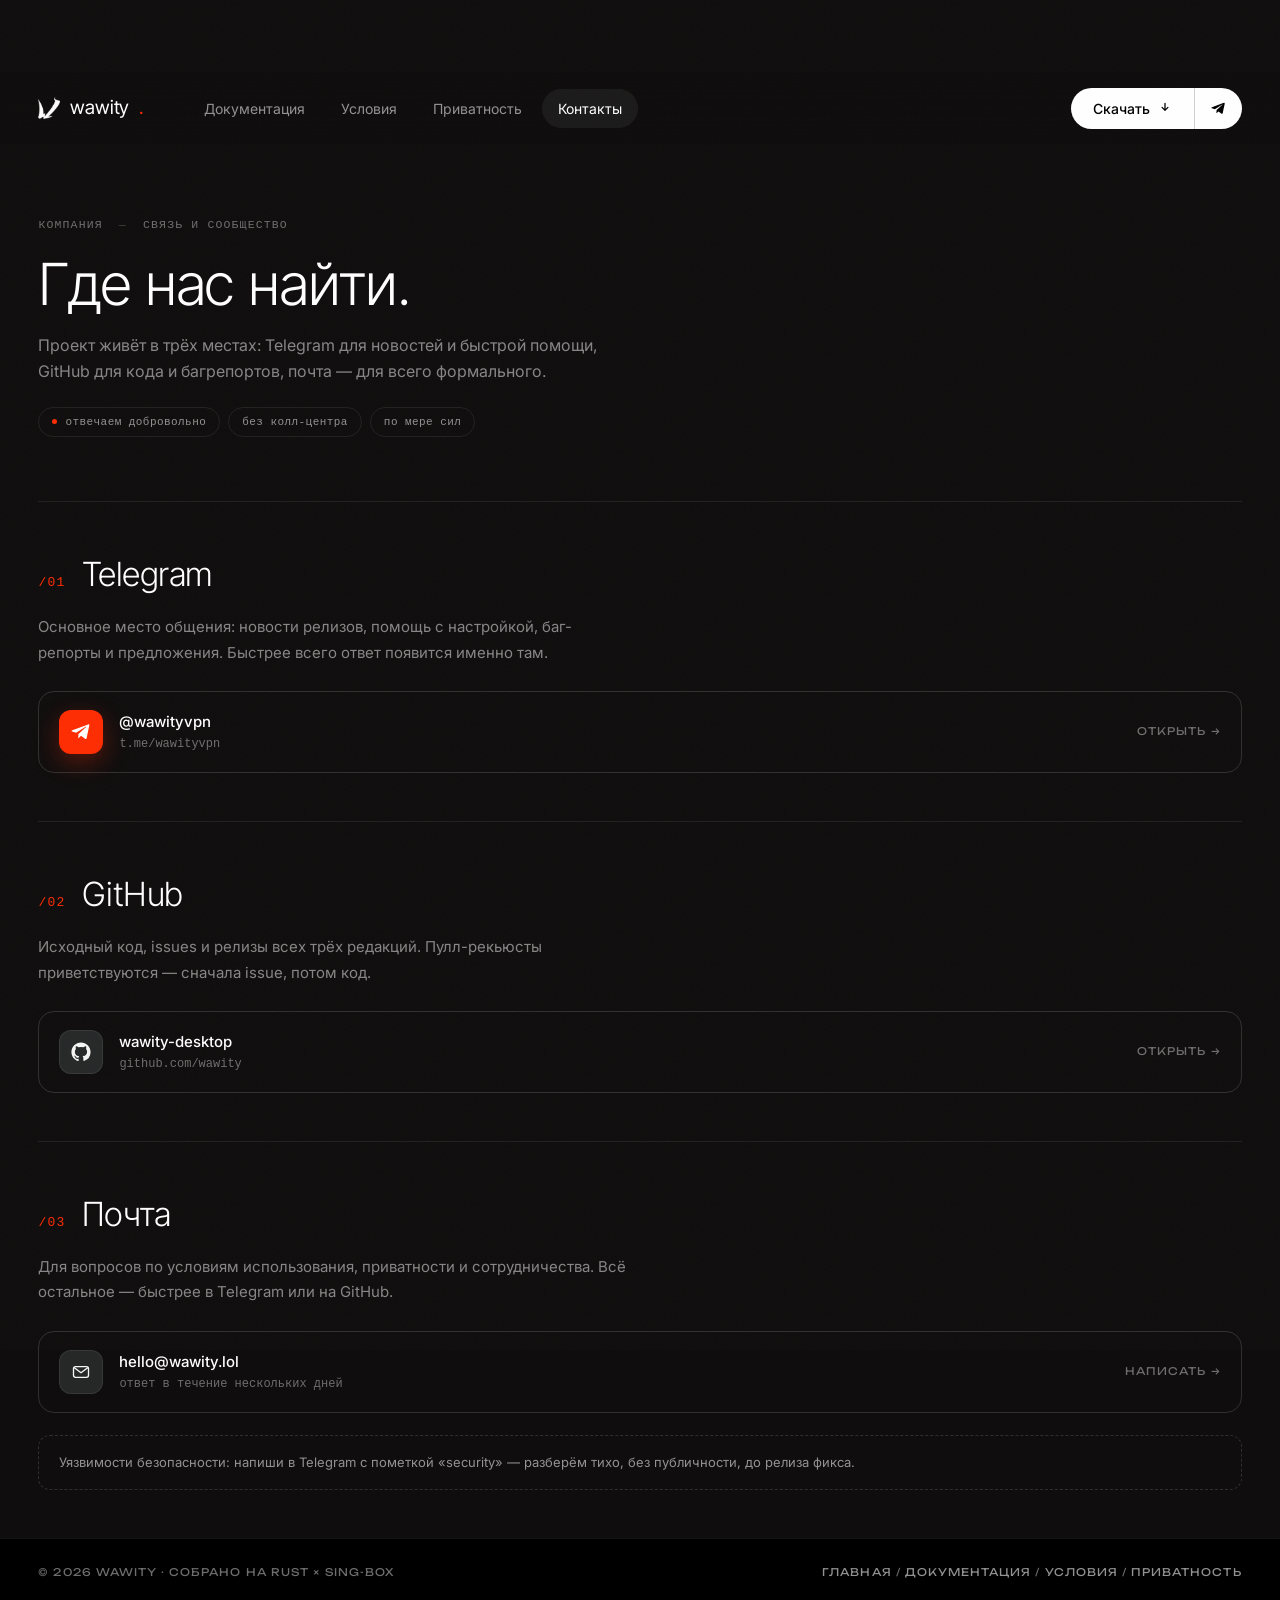
<file: contacts.html>
<!DOCTYPE html>
<html lang="ru">
<head>
<meta charset="UTF-8">
<meta name="viewport" content="width=device-width, initial-scale=1.0">
<title>Контакты :: wawity</title>
<meta name="description" content="Связь с проектом wawity: Telegram, GitHub, почта для формальных вопросов.">
<meta name="theme-color" content="#0f0d0d">
<link rel="icon" href="wawity.ico">
<link rel="preconnect" href="https://fonts.googleapis.com">
<link rel="preconnect" href="https://fonts.gstatic.com" crossorigin>
<link href="https://fonts.googleapis.com/css2?family=Inter+Tight:wght@300;400;500&family=Inter:wght@400;500&family=Unbounded:wght@300;400&display=swap" rel="stylesheet">
<link rel="stylesheet" href="home.css">
<link rel="stylesheet" href="site.css">
</head>
<body class="page">

<div class="grain" aria-hidden="true"></div>

<header class="site-header solid"><div class="wrap nav-row">
  <a class="brand" href="index.html"><span class="logo-mark"><img src="wawity.ico" alt=""></span>wawity<i>.</i></a>
  <nav class="nav-links">
    <a href="docs.html">Документация</a>
    <a href="terms.html">Условия</a>
    <a href="privacy.html">Приватность</a>
    <a class="on" href="contacts.html">Контакты</a>
  </nav>
  <div class="nav-right">
    <div class="split-btn">
      <a class="sb-main" href="index.html#download">Скачать<svg viewBox="0 0 24 24" fill="none" stroke="currentColor" stroke-width="2.2" stroke-linecap="round" stroke-linejoin="round"><path d="M12 4v12m0 0-5-5m5 5 5-5"/></svg></a>
      <a class="sb-side" href="https://t.me/wawityvpn" target="_blank" rel="noopener" aria-label="Telegram"><svg viewBox="0 0 24 24" fill="currentColor"><path d="M21.94 4.3 18.7 19.4c-.24 1.07-.88 1.33-1.78.83l-4.92-3.63-2.37 2.29c-.27.26-.49.48-1 .48l.35-5.05 9.16-8.28c.4-.35-.09-.55-.62-.2L6.2 13.02 1.35 11.5c-1.05-.33-1.07-1.05.22-1.55L20.58 2.9c.88-.32 1.65.2 1.36 1.4z"/></svg></a>
    </div>
  </div>
</div></header>

<main>
<div class="wrap">

  <div class="page-hero">
    <p class="crumbs">Компания <span class="sep">—</span> связь и сообщество</p>
    <h1>Где нас найти.</h1>
    <p class="sub">Проект живёт в трёх местах: Telegram для новостей и быстрой помощи, GitHub для кода и багрепортов, почта — для всего формального.</p>
    <div class="meta-row"><span><i></i>отвечаем добровольно</span><span>без колл-центра</span><span>по мере сил</span></div>
  </div>

  <section class="content-sec">
    <h2><span class="n">/01</span>Telegram</h2>
    <p>Основное место общения: новости релизов, помощь с настройкой, баг-репорты и предложения. Быстрее всего ответ появится именно там.</p>
    <a class="tg" href="https://t.me/wawityvpn" target="_blank" rel="noopener"><span class="tg-ic"><svg viewBox="0 0 24 24" fill="none"><path d="M21.94 4.3 18.7 19.4c-.24 1.07-.88 1.33-1.78.83l-4.92-3.63-2.37 2.29c-.27.26-.49.48-1 .48l.35-5.05 9.16-8.28c.4-.35-.09-.55-.62-.2L6.2 13.02 1.35 11.5c-1.05-.33-1.07-1.05.22-1.55L20.58 2.9c.88-.32 1.65.2 1.36 1.4z" fill="#fff"/></svg></span><span class="tg-txt"><b>@wawityvpn</b><span>t.me/wawityvpn</span></span><span class="tg-go">открыть →</span></a>
  </section>

  <section class="content-sec">
    <h2><span class="n">/02</span>GitHub</h2>
    <p>Исходный код, issues и релизы всех трёх редакций. Пулл-рекьюсты приветствуются — сначала issue, потом код.</p>
    <a class="tg" href="https://github.com/wawity/wawity-desktop" target="_blank" rel="noopener"><span class="tg-ic" style="background:var(--graphite);border:1px solid var(--hairline);box-shadow:none"><svg viewBox="0 0 24 24" fill="currentColor" style="color:#f5f5f4"><path d="M12 .5C5.65.5.5 5.65.5 12c0 5.08 3.29 9.39 7.86 10.91.58.1.79-.25.79-.55v-2.17c-3.2.7-3.87-1.37-3.87-1.37-.52-1.32-1.28-1.68-1.28-1.68-1.04-.71.08-.7.08-.7 1.15.08 1.76 1.18 1.76 1.18 1.03 1.75 2.69 1.25 3.34.95.1-.74.4-1.25.72-1.54-2.55-.29-5.23-1.28-5.23-5.68 0-1.26.45-2.28 1.18-3.09-.12-.29-.51-1.46.11-3.05 0 0 .96-.31 3.15 1.18a10.9 10.9 0 0 1 5.74 0c2.19-1.49 3.15-1.18 3.15-1.18.62 1.59.23 2.76.11 3.05.73.81 1.18 1.83 1.18 3.09 0 4.41-2.69 5.38-5.25 5.66.41.35.77 1.04.77 2.1v3.11c0 .3.21.66.8.55A11.5 11.5 0 0 0 23.5 12C23.5 5.65 18.35.5 12 .5Z"/></svg></span><span class="tg-txt"><b>wawity-desktop</b><span>github.com/wawity</span></span><span class="tg-go">открыть →</span></a>
  </section>

  <section class="content-sec">
    <h2><span class="n">/03</span>Почта</h2>
    <p>Для вопросов по условиям использования, приватности и сотрудничества. Всё остальное — быстрее в Telegram или на GitHub.</p>
    <a class="tg" href="mailto:hello@wawity.lol"><span class="tg-ic" style="background:var(--graphite);border:1px solid var(--hairline);box-shadow:none"><svg viewBox="0 0 24 24" fill="none" stroke="#f5f5f4" stroke-width="1.6" stroke-linecap="round" stroke-linejoin="round"><rect x="3" y="5.5" width="18" height="13" rx="2.5"/><path d="m4 7 8 6 8-6"/></svg></span><span class="tg-txt"><b>hello@wawity.lol</b><span>ответ в течение нескольких дней</span></span><span class="tg-go">написать →</span></a>
    <div class="content-note">Уязвимости безопасности: напиши в Telegram с пометкой «security» — разберём тихо, без публичности, до релиза фикса.</div>
  </section>

</div>
</main>

<footer class="sub-footer"><div class="wrap">
<span>© 2026 wawity · собрано на rust × sing-box</span>
<span><a href="index.html">главная</a> / <a href="docs.html">документация</a> / <a href="terms.html">условия</a> / <a href="privacy.html">приватность</a></span>
</div></footer>

</body>
</html>
</file>
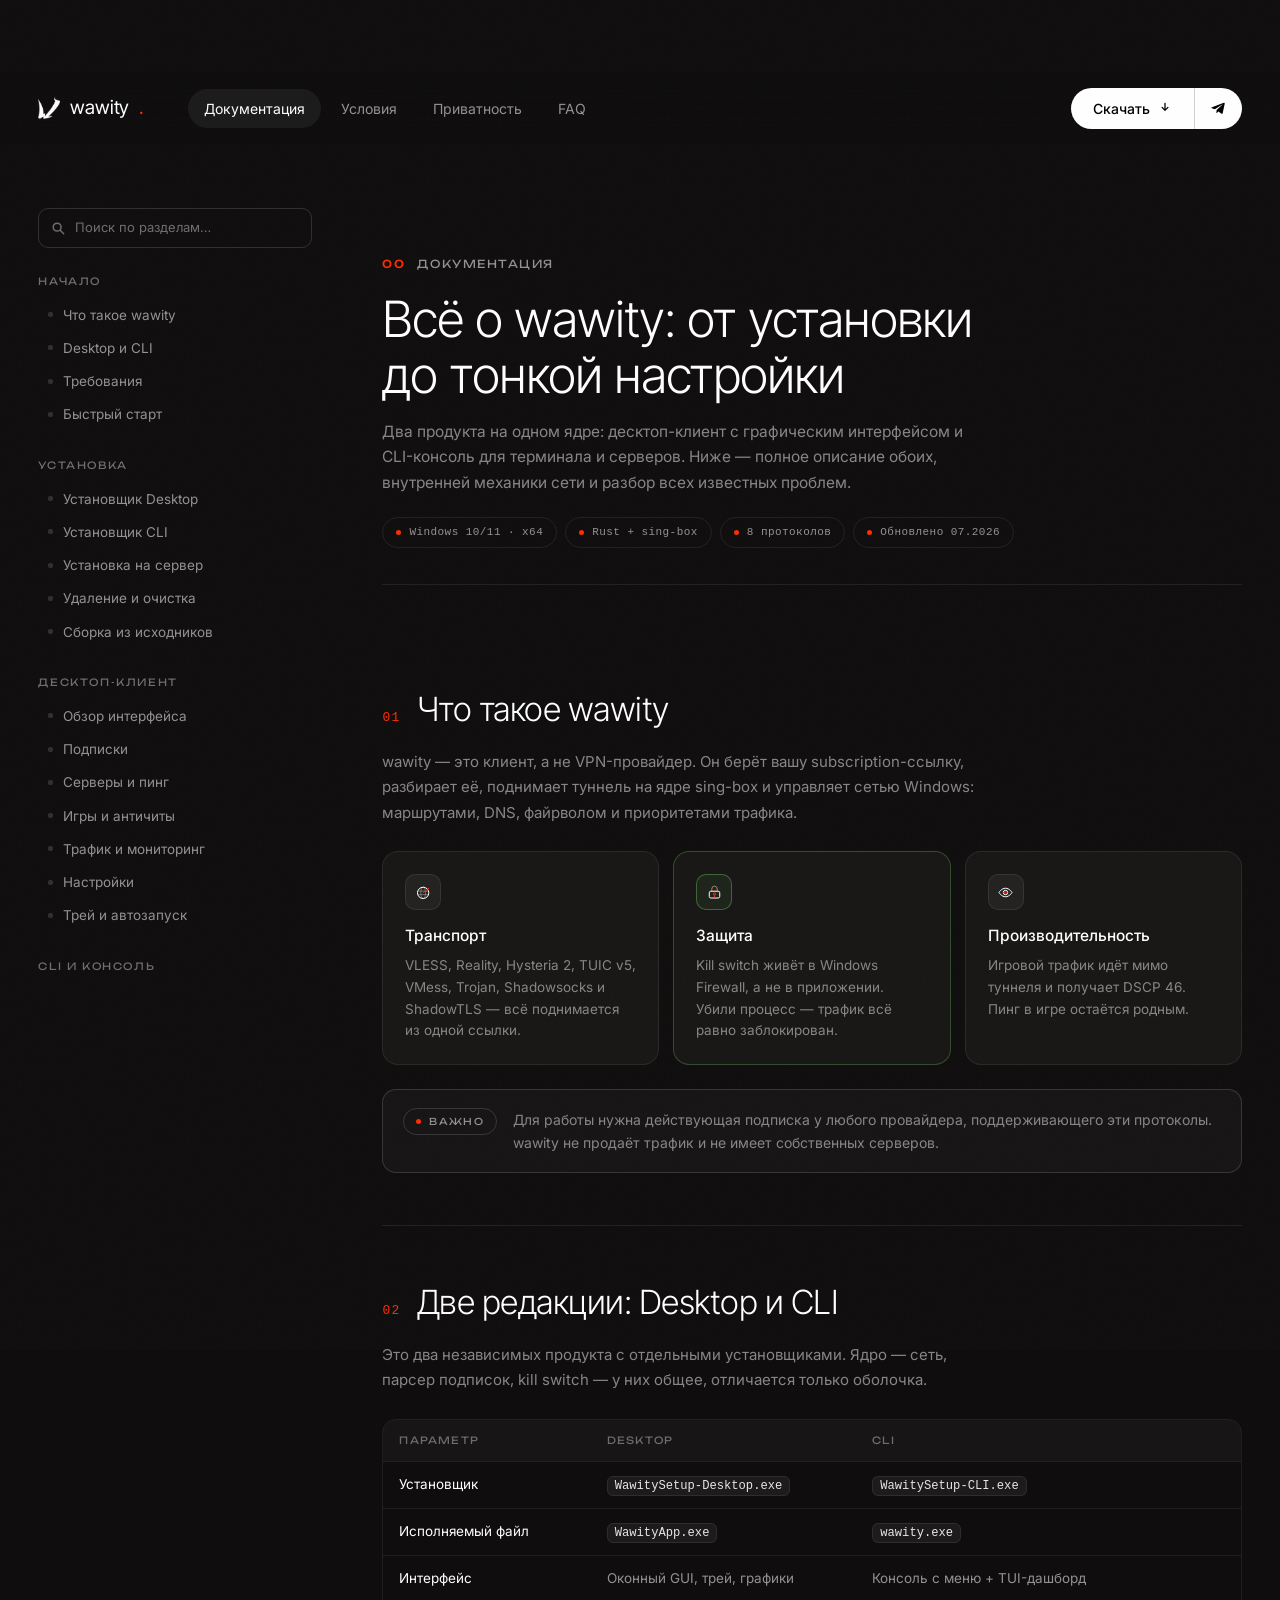
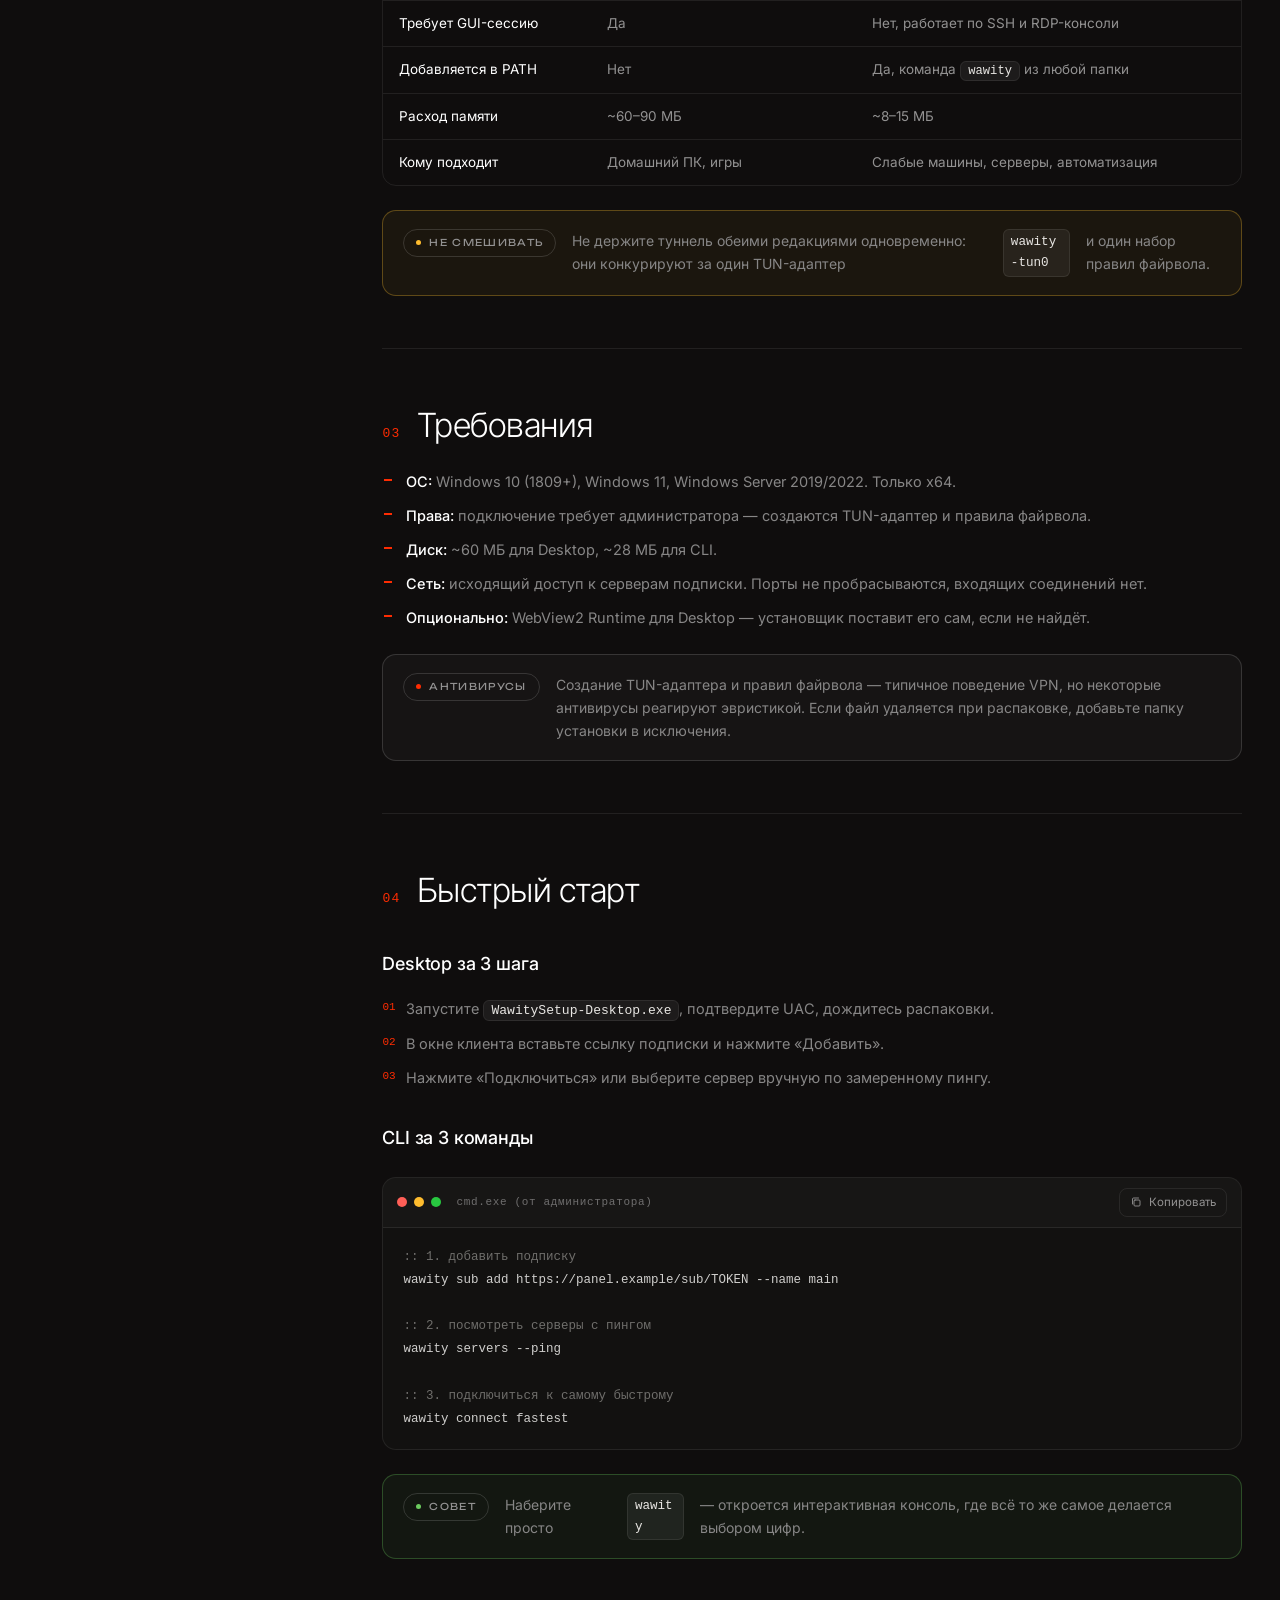
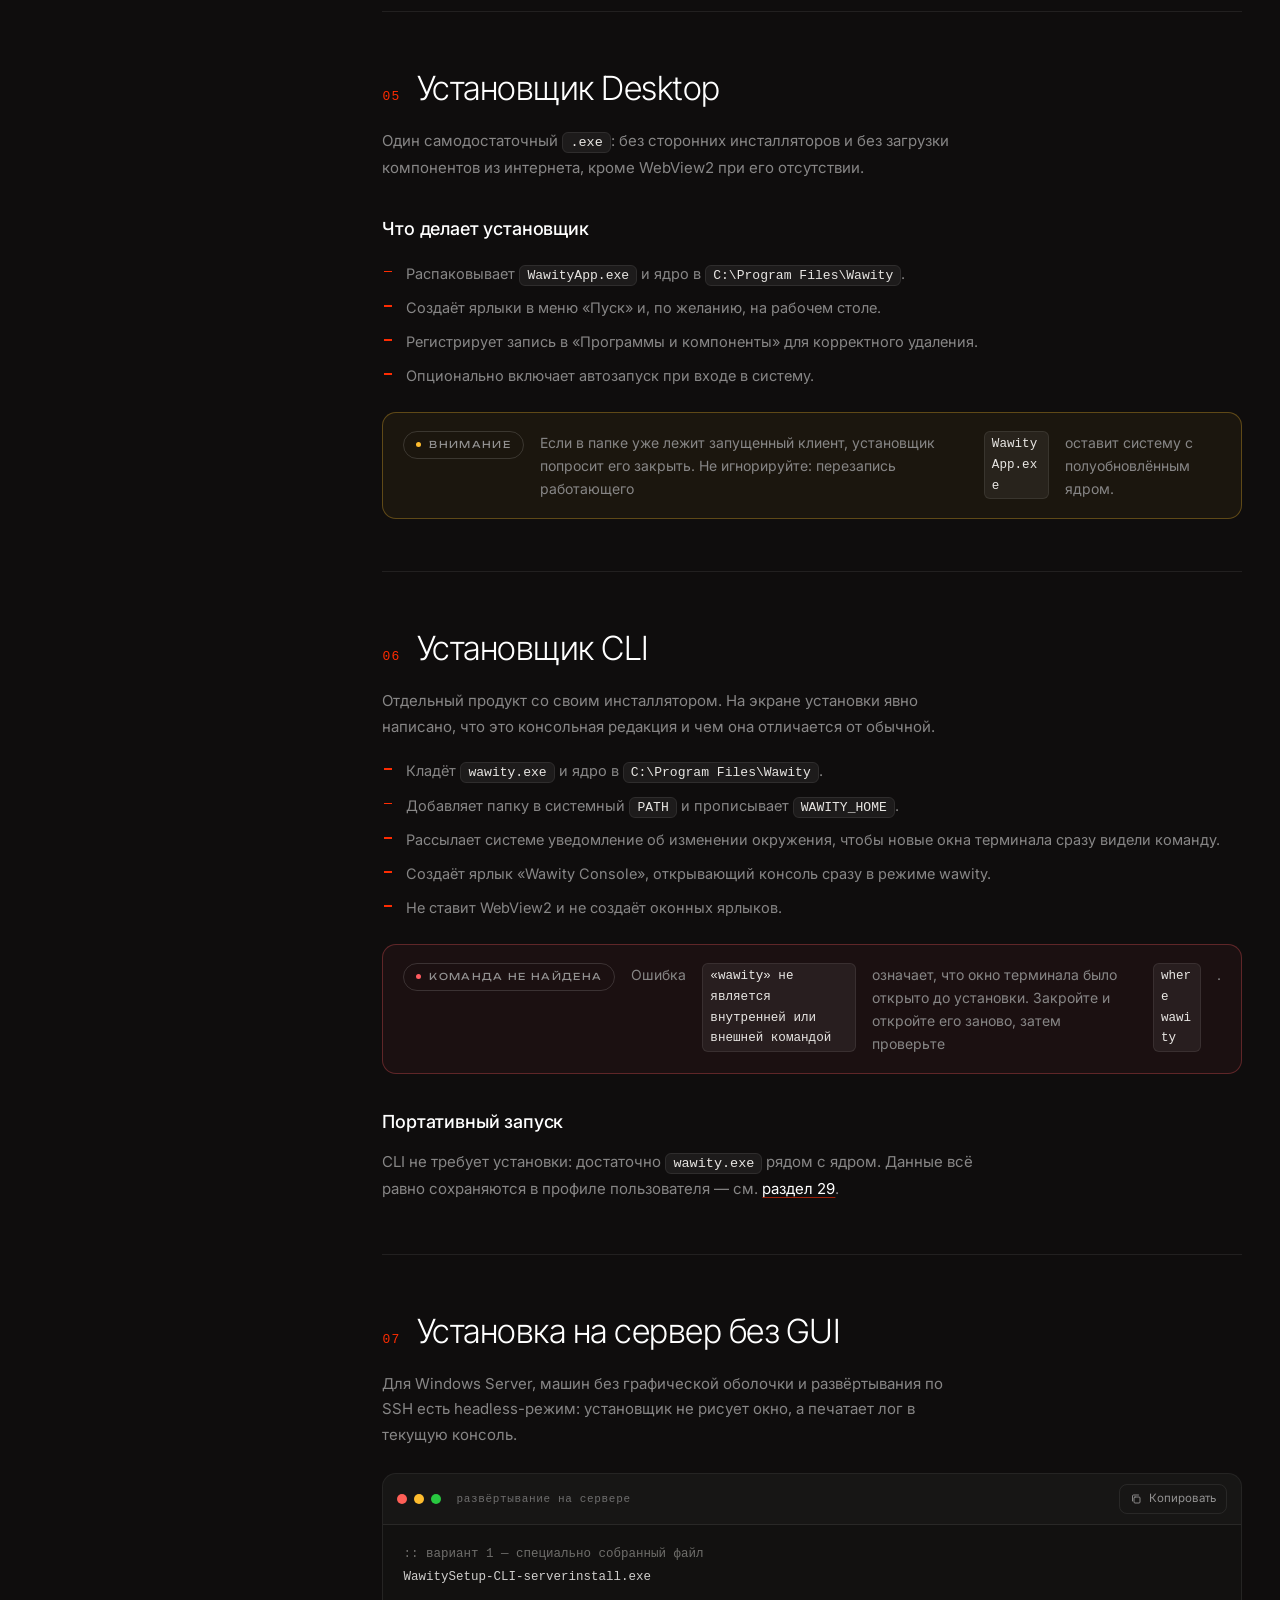
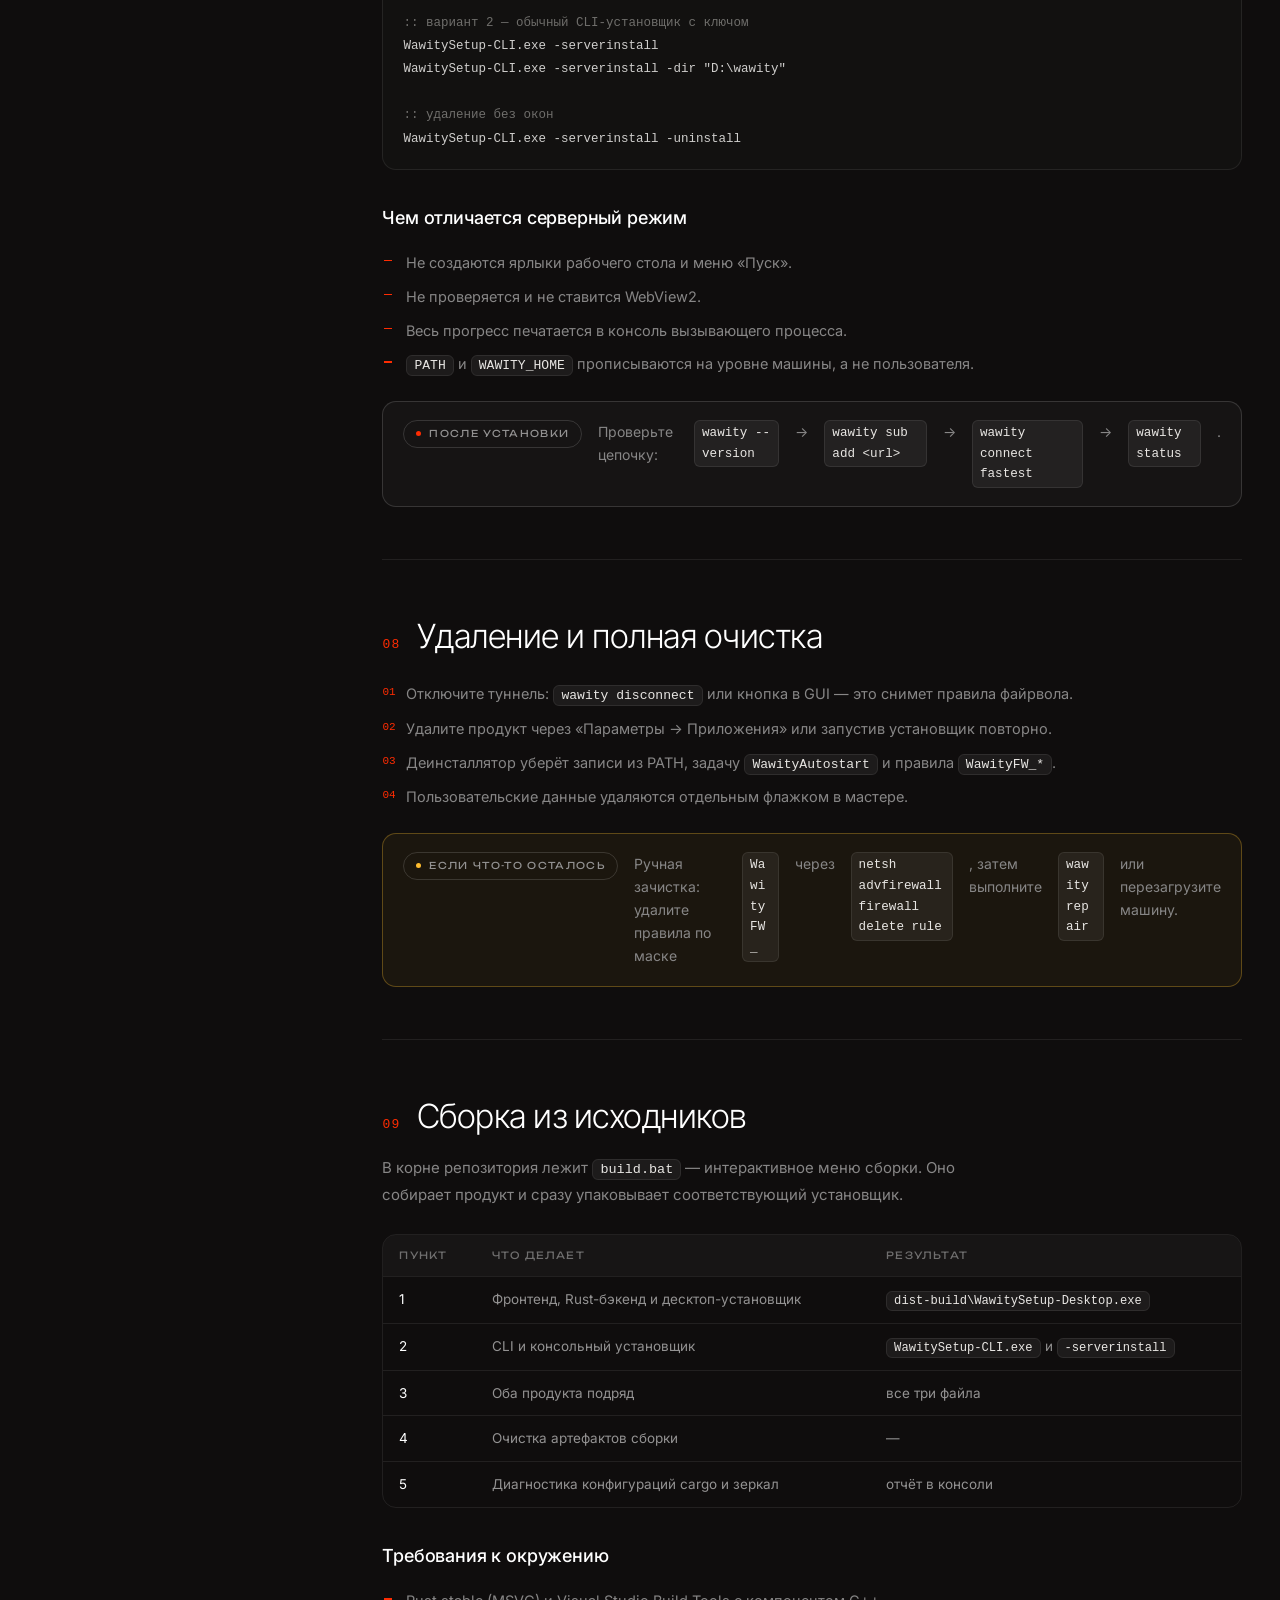
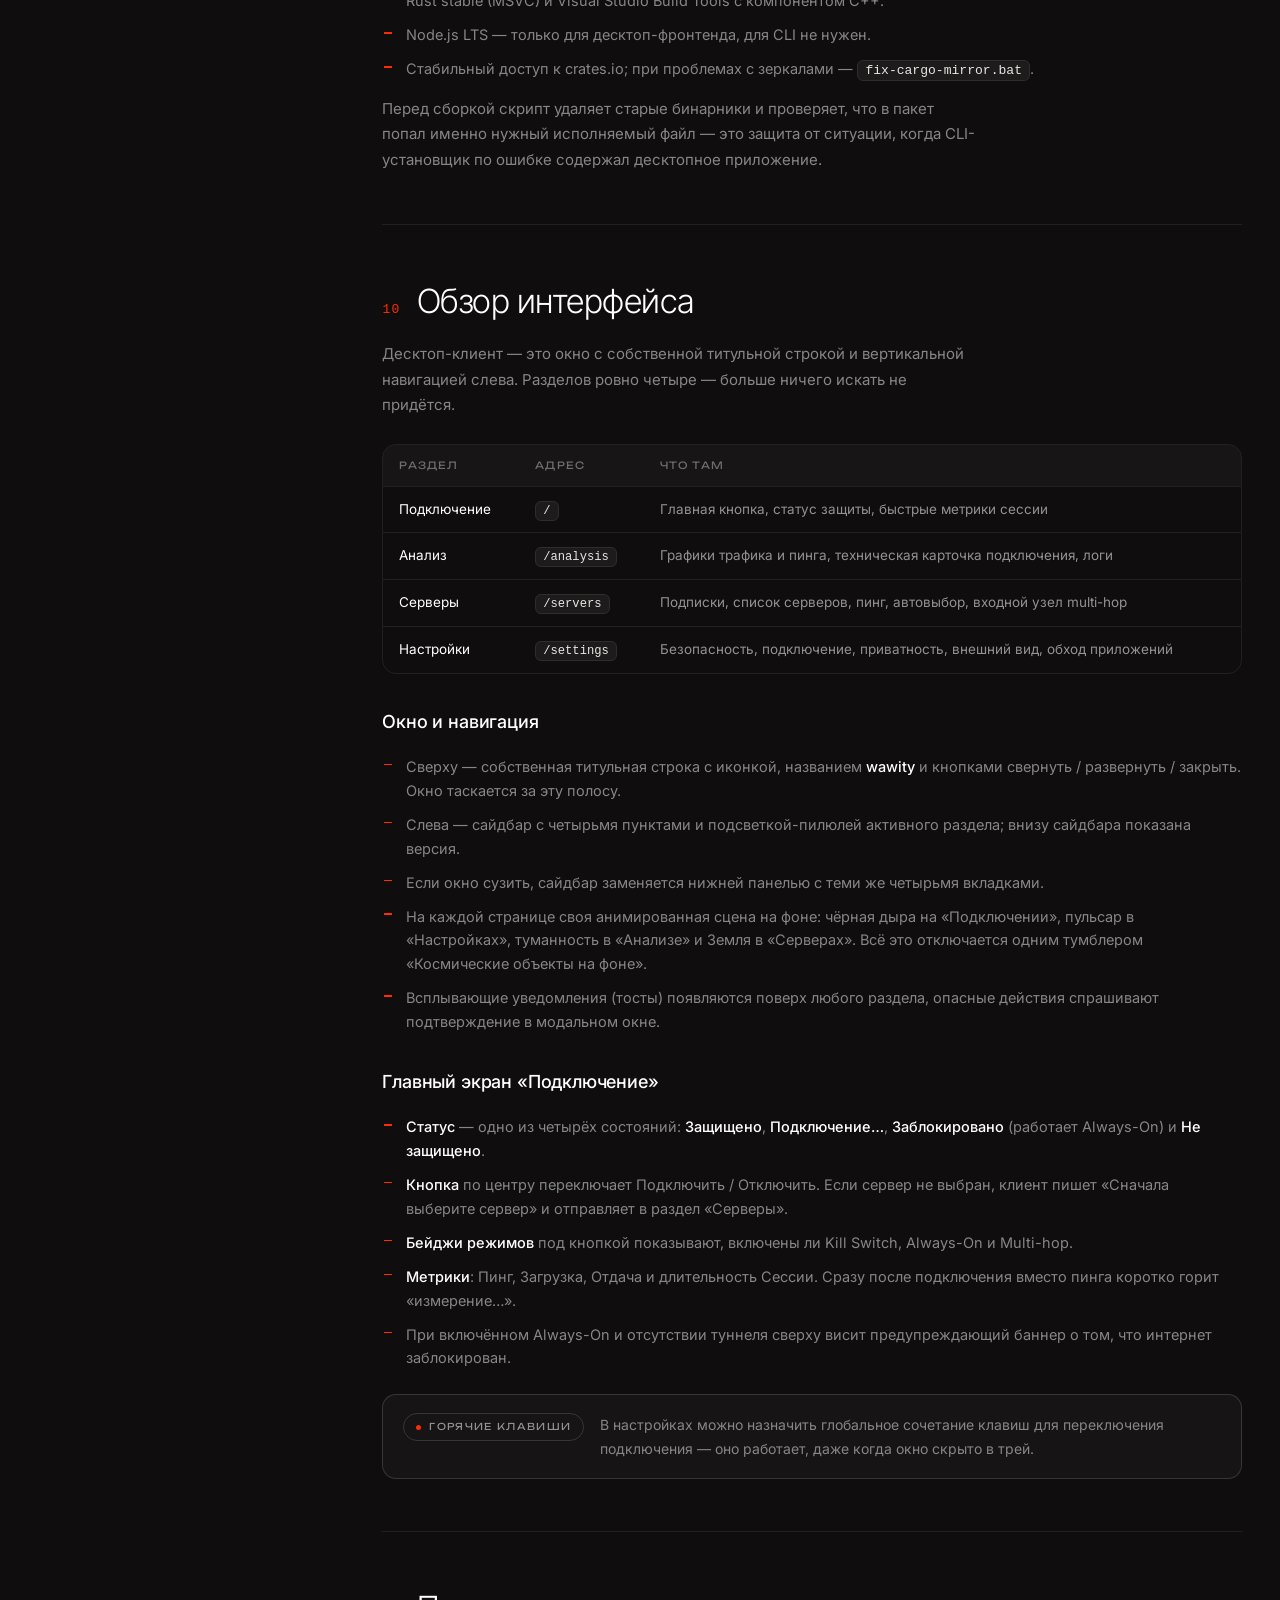
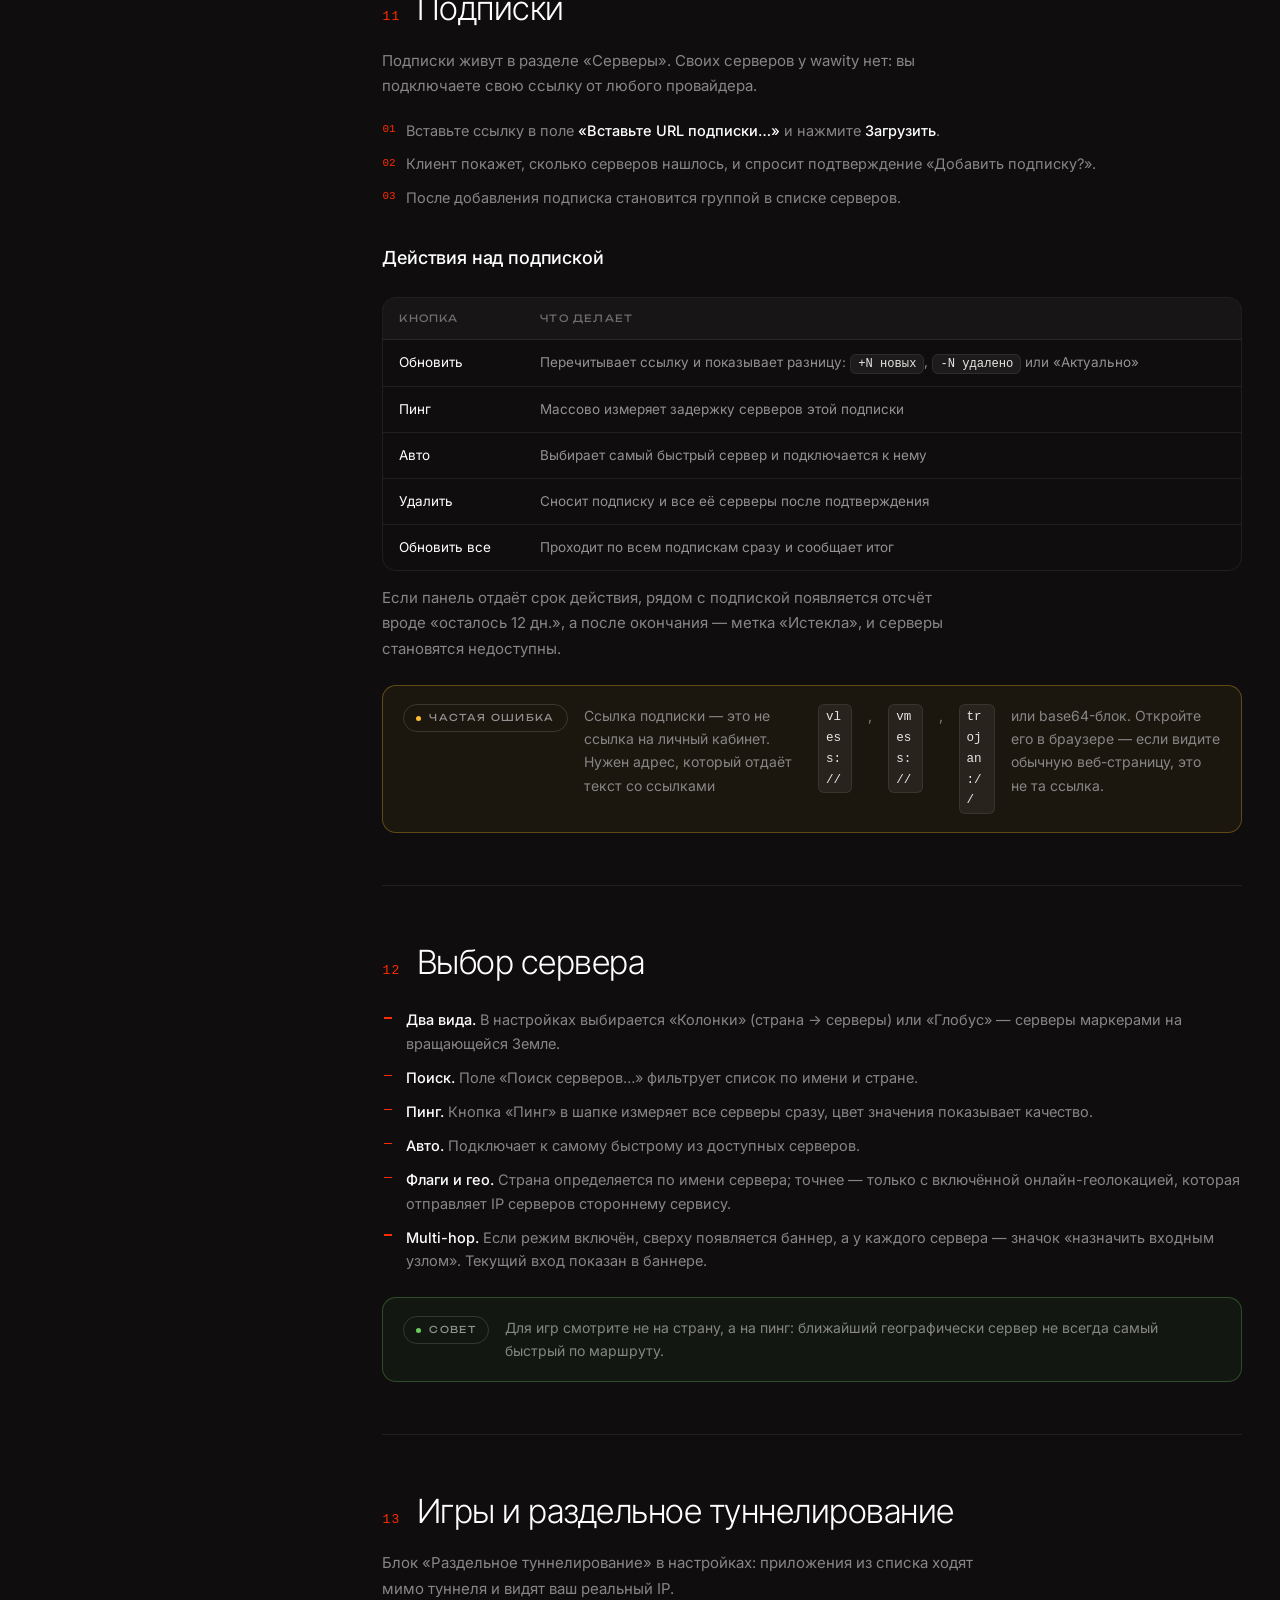
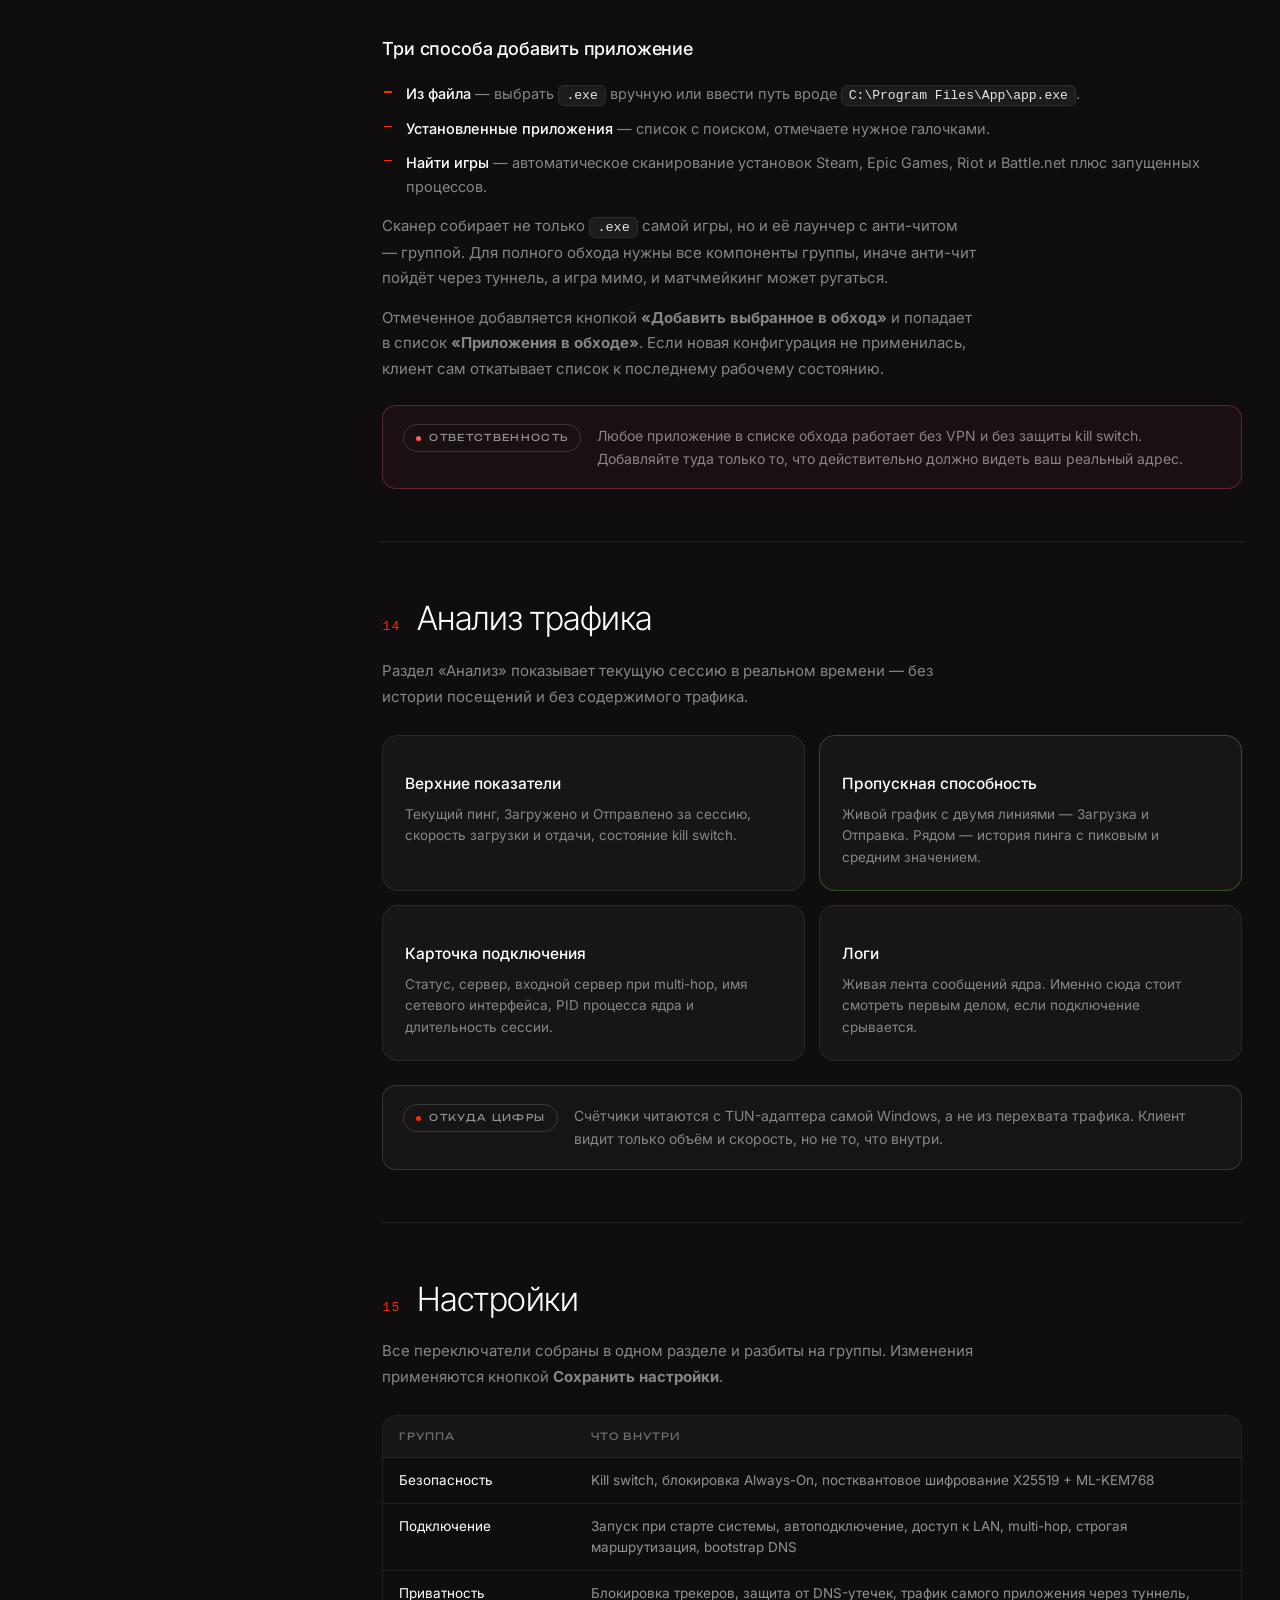
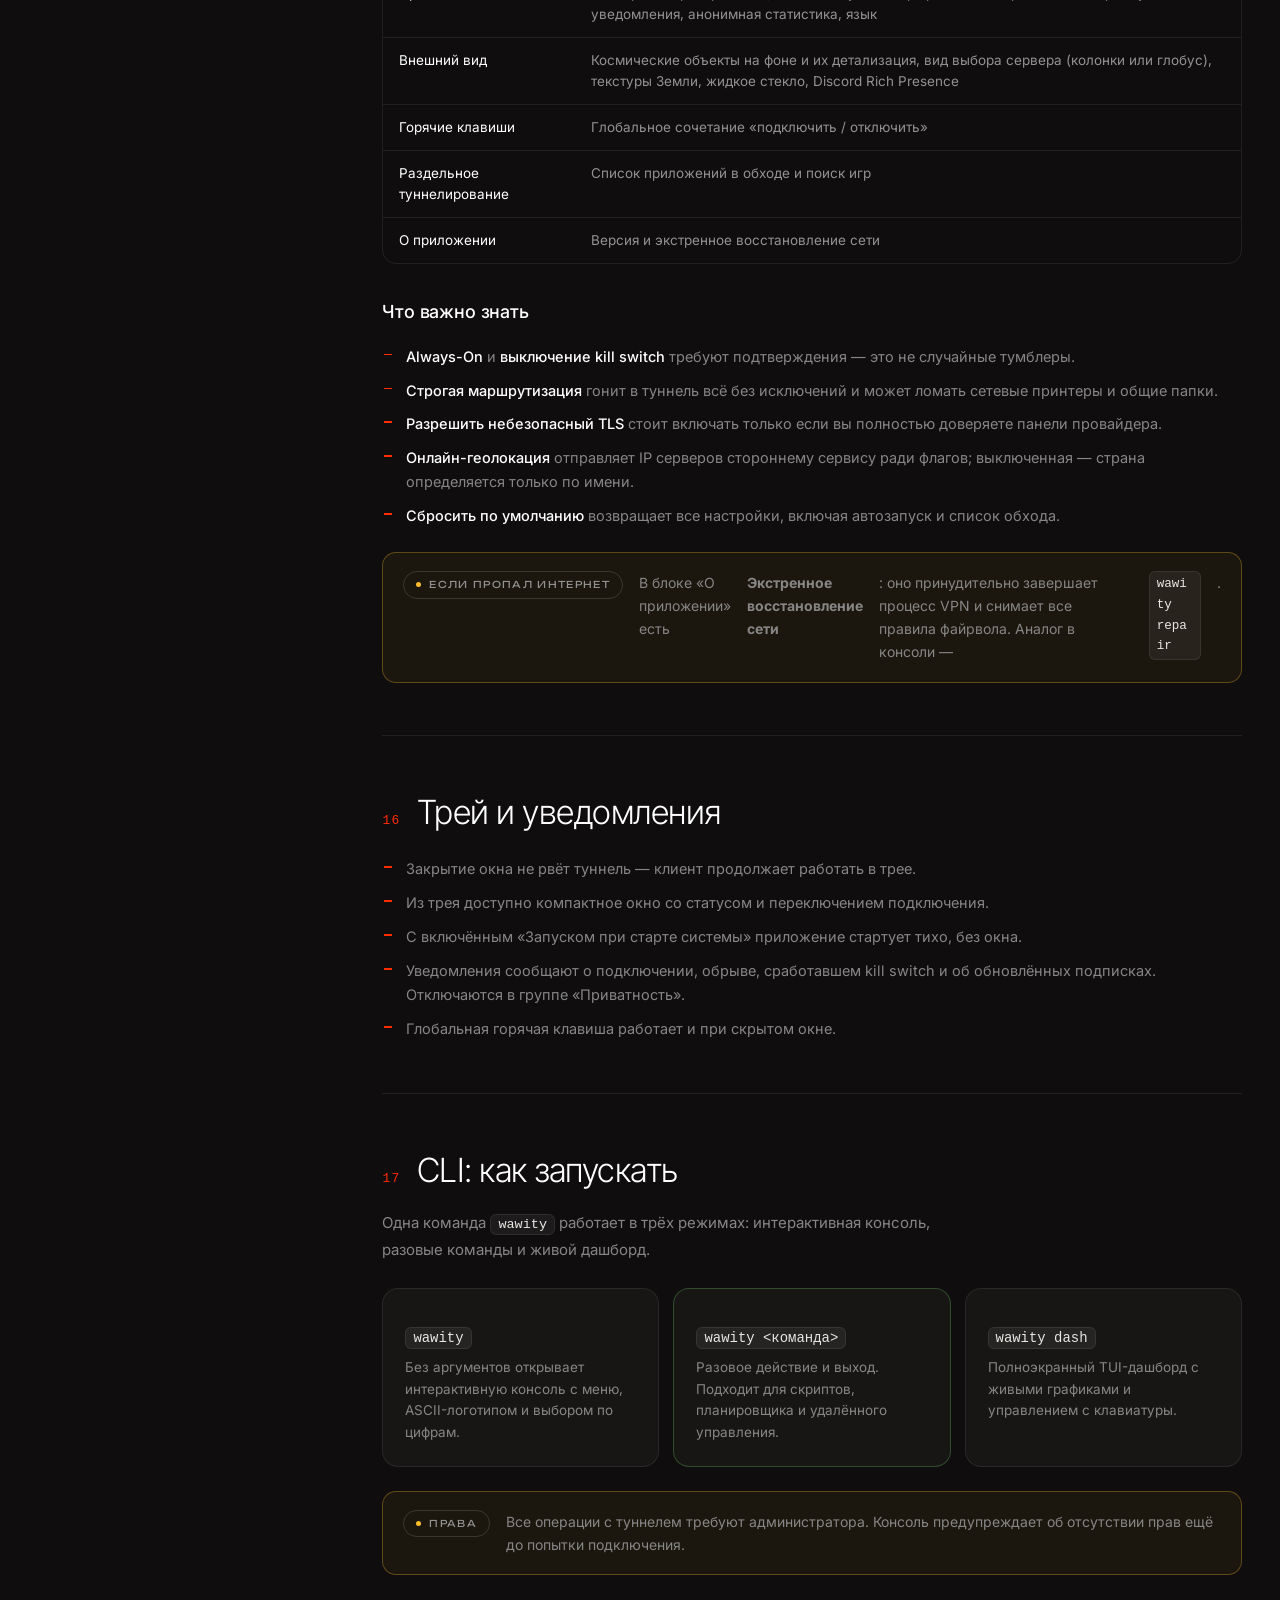
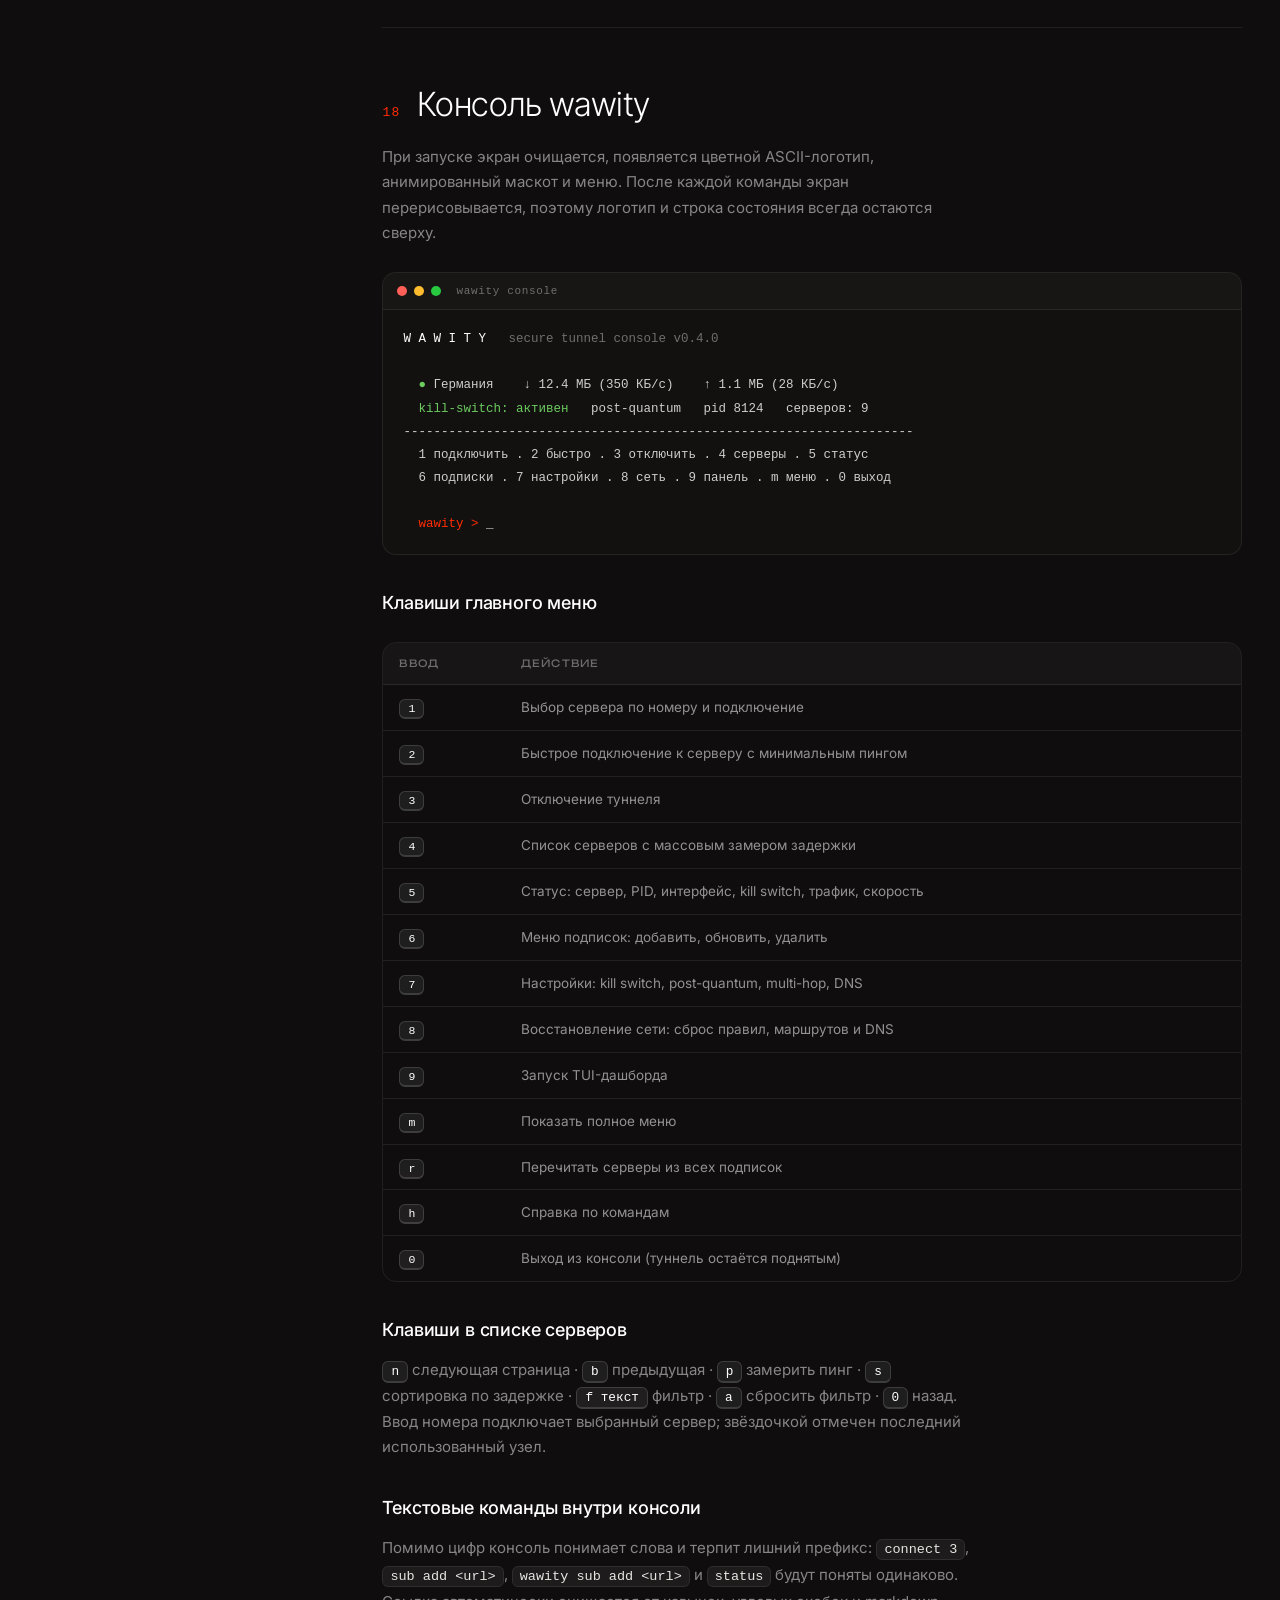
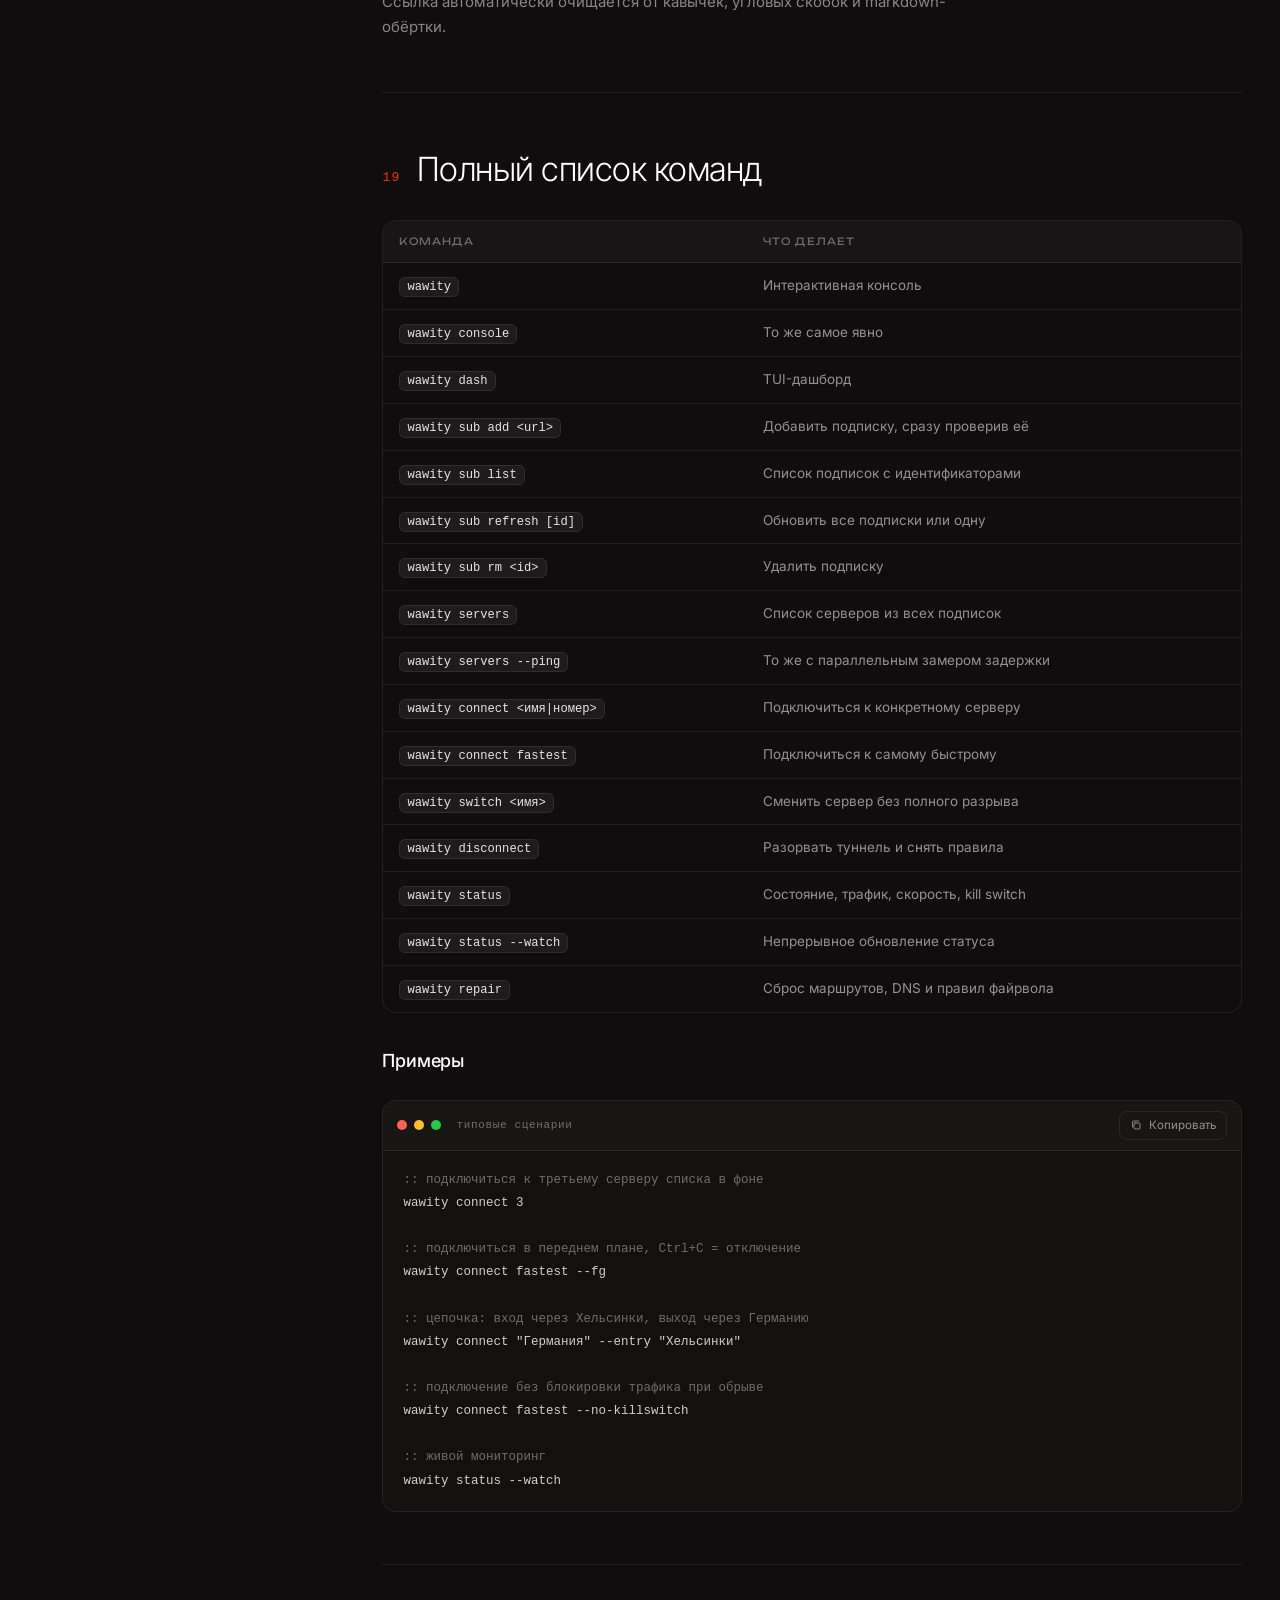
<file: docs.html>
<!DOCTYPE html>
<html lang="ru">
<head>
<meta charset="UTF-8">
<meta name="viewport" content="width=device-width, initial-scale=1">
<title>Документация :: wawity</title>
<meta name="description" content="Полная документация wawity: десктоп-клиент, CLI-консоль, установка на сервер, протоколы, kill switch, QoS, диагностика и решение проблем.">
<link rel="icon" href="wawity.ico">
<link rel="preconnect" href="https://fonts.googleapis.com">
<link rel="preconnect" href="https://fonts.gstatic.com" crossorigin>
<link href="https://fonts.googleapis.com/css2?family=Inter+Tight:wght@300;400;500&family=Inter:wght@400;500&family=Unbounded:wght@300;400&display=swap" rel="stylesheet">
<link rel="stylesheet" href="home.css">
<link rel="stylesheet" href="site.css">

</head>
<body class="page">
<div class="grain" aria-hidden="true"></div>
<div class="progress" id="progress"></div>

<header class="site-header solid"><div class="wrap nav-row">
  <a class="brand" href="index.html"><span class="logo-mark"><img src="wawity.ico" alt=""></span>wawity<i>.</i></a>
  <nav class="nav-links">
    <a class="on" href="docs.html">Документация</a>
    <a href="terms.html">Условия</a>
    <a href="privacy.html">Приватность</a>
    <a href="index.html#faq">FAQ</a>
  </nav>
  <div class="nav-right">
    <button class="burger" id="burger" aria-label="Меню разделов" aria-expanded="false" style="display:none">
    </button>
    <div class="split-btn">
      <a class="sb-main" href="index.html#download">Скачать<svg viewBox="0 0 24 24" fill="none" stroke="currentColor" stroke-width="2.2" stroke-linecap="round" stroke-linejoin="round"><path d="M12 4v12m0 0-5-5m5 5 5-5"/></svg></a>
      <a class="sb-side" href="https://t.me/wawityvpn" target="_blank" rel="noopener" aria-label="Telegram"><svg viewBox="0 0 24 24" fill="currentColor"><path d="M21.94 4.3 18.7 19.4c-.24 1.07-.88 1.33-1.78.83l-4.92-3.63-2.37 2.29c-.27.26-.49.48-1 .48l.35-5.05 9.16-8.28c.4-.35-.09-.55-.62-.2L6.2 13.02 1.35 11.5c-1.05-.33-1.07-1.05.22-1.55L20.58 2.9c.88-.32 1.65.2 1.36 1.4z"/></svg></a>
    </div>
  </div>
</div></header>

<div class="wrap">
<div class="shell">
  <aside class="side" id="side">
    <div class="side-search">
      <svg viewBox="0 0 16 16" fill="none" stroke="currentColor" stroke-width="1.7"><circle cx="7" cy="7" r="4.5"/><line x1="10.5" y1="10.5" x2="14.5" y2="14.5" stroke-linecap="round"/></svg>
      <input id="navSearch" type="search" placeholder="Поиск по разделам…" autocomplete="off">
    </div>
    <div class="side-empty" id="sideEmpty">Ничего не найдено</div>

    <div class="side-group">
      <h5>Начало</h5>
      <a href="#intro"><span class="dot"></span>Что такое wawity</a>
      <a href="#editions"><span class="dot"></span>Desktop и CLI</a>
      <a href="#requirements"><span class="dot"></span>Требования</a>
      <a href="#quickstart"><span class="dot"></span>Быстрый старт</a>
    </div>
    <div class="side-group">
      <h5>Установка</h5>
      <a href="#install-desktop"><span class="dot"></span>Установщик Desktop</a>
      <a href="#install-cli"><span class="dot"></span>Установщик CLI</a>
      <a href="#install-server"><span class="dot"></span>Установка на сервер</a>
      <a href="#uninstall"><span class="dot"></span>Удаление и очистка</a>
      <a href="#build"><span class="dot"></span>Сборка из исходников</a>
    </div>
    <div class="side-group">
      <h5>Десктоп-клиент</h5>
      <a href="#gui-tour"><span class="dot"></span>Обзор интерфейса</a>
      <a href="#gui-subs"><span class="dot"></span>Подписки</a>
      <a href="#gui-servers"><span class="dot"></span>Серверы и пинг</a>
      <a href="#gui-games"><span class="dot"></span>Игры и античиты</a>
      <a href="#gui-traffic"><span class="dot"></span>Трафик и мониторинг</a>
      <a href="#gui-settings"><span class="dot"></span>Настройки</a>
      <a href="#gui-tray"><span class="dot"></span>Трей и автозапуск</a>
    </div>
    <div class="side-group">
      <h5>CLI и консоль</h5>
      <a href="#cli-intro"><span class="dot"></span>Как запускать</a>
      <a href="#cli-shell"><span class="dot"></span>Консоль wawity</a>
      <a href="#cli-commands"><span class="dot"></span>Все команды</a>
      <a href="#cli-flags"><span class="dot"></span>Флаги и ключи</a>
      <a href="#cli-dash"><span class="dot"></span>TUI-дашборд</a>
      <a href="#cli-json"><span class="dot"></span>JSON и скрипты</a>
      <a href="#cli-service"><span class="dot"></span>Автозапуск на сервере</a>
    </div>
    <div class="side-group">
      <h5>Под капотом</h5>
      <a href="#protocols"><span class="dot"></span>Протоколы</a>
      <a href="#network"><span class="dot"></span>TUN, DNS, маршруты</a>
      <a href="#killswitch"><span class="dot"></span>Kill switch</a>
      <a href="#qos"><span class="dot"></span>Системный QoS</a>
      <a href="#multihop"><span class="dot"></span>Multi-hop и post-quantum</a>
      <a href="#files"><span class="dot"></span>Файлы и пути</a>
      <a href="#env"><span class="dot"></span>Переменные окружения</a>
    </div>
    <div class="side-group">
      <h5>Проблемы</h5>
      <a href="#diagnostics"><span class="dot"></span>Как диагностировать</a>
      <a href="#trouble-connect"><span class="dot"></span>Не подключается</a>
      <a href="#trouble-net"><span class="dot"></span>Проблемы с сетью</a>
      <a href="#trouble-cli"><span class="dot"></span>Проблемы CLI</a>
      <a href="#trouble-build"><span class="dot"></span>Ошибки сборки</a>
      <a href="#faq"><span class="dot"></span>FAQ</a>
      <a href="#ports"><span class="dot"></span>Wawity Ports</a>
      <a href="#glossary"><span class="dot"></span>Глоссарий</a>
    </div>
  </aside>

  <main class="doc" id="doc">
    <div class="doc-hero">
      <div class="kicker"><b>00</b><em>Документация</em></div>
      <h1>Всё о wawity: от установки<br>до тонкой настройки</h1>
      <p>Два продукта на одном ядре: десктоп-клиент с графическим интерфейсом и CLI-консоль для терминала и серверов. Ниже — полное описание обоих, внутренней механики сети и разбор всех известных проблем.</p>
      <div class="meta-row">
        <span class="chip"><i></i>Windows 10/11 · x64</span>
        <span class="chip"><i></i>Rust + sing-box</span>
        <span class="chip"><i></i>8 протоколов</span>
        <span class="chip"><i></i>Обновлено 07.2026</span>
      </div>
    </div>
    <section class="block" id="intro">
      <h2><span class="n">01</span>Что такое wawity</h2>
      <p class="lead">wawity — это клиент, а не VPN-провайдер. Он берёт вашу subscription-ссылку, разбирает её, поднимает туннель на ядре sing-box и управляет сетью Windows: маршрутами, DNS, файрволом и приоритетами трафика.</p>
      <div class="grid3">
        <div class="card">
          <div class="ic"><svg viewBox="0 0 24 24" fill="none" aria-hidden="true"><circle cx="11.5" cy="12.5" r="8" stroke="currentColor" stroke-width="1.4"/><ellipse cx="11.5" cy="12.5" rx="3.4" ry="8" stroke="currentColor" stroke-width="1" opacity=".45"/><path d="M3.8 10h15.4M3.8 15h15.4" stroke="currentColor" stroke-width="1" opacity=".45"/><path d="M11.5 12.5l7-5.7" stroke="#fe2c02" stroke-width="1.2" stroke-linecap="round"/><circle cx="18.9" cy="6.4" r="1.05" fill="#fe2c02"/></svg></div>
          <h4>Транспорт</h4>
          <p>VLESS, Reality, Hysteria 2, TUIC v5, VMess, Trojan, Shadowsocks и ShadowTLS — всё поднимается из одной ссылки.</p>
        </div>
        <div class="card ok">
          <div class="ic"><svg viewBox="0 0 24 24" fill="none" aria-hidden="true"><rect x="4.6" y="10.2" width="14.8" height="9.6" rx="2.2" stroke="currentColor" stroke-width="1.4"/><path d="M8.2 10V6.8a3.8 3.8 0 0 1 7.6 0V10" stroke="currentColor" stroke-width="1.4" opacity=".45"/><circle cx="8.2" cy="6.8" r="1" fill="#fe2c02"/><circle cx="15.8" cy="6.8" r="1" fill="#fe2c02"/><circle cx="12" cy="14.1" r="1.7" stroke="#fe2c02" stroke-width="1.3"/><path d="M12 15.8v2.4" stroke="#fe2c02" stroke-width="1.3" stroke-linecap="round"/></svg></div>
          <h4>Защита</h4>
          <p>Kill switch живёт в Windows Firewall, а не в приложении. Убили процесс — трафик всё равно заблокирован.</p>
        </div>
        <div class="card">
          <div class="ic"><svg viewBox="0 0 24 24" fill="none" aria-hidden="true"><path d="M2.8 12S6.2 6 12 6s9.2 6 9.2 6-3.4 6-9.2 6S2.8 12 2.8 12z" stroke="currentColor" stroke-width="1.4" stroke-linejoin="round"/><circle cx="12" cy="12" r="3.1" stroke="currentColor" stroke-width="1.4"/><path d="M9.5 12h1l.8-1.9 1.3 3.8.8-1.9h1.1" stroke="#fe2c02" stroke-width="1.15" stroke-linecap="round" stroke-linejoin="round"/></svg></div>
          <h4>Производительность</h4>
          <p>Игровой трафик идёт мимо туннеля и получает DSCP 46. Пинг в игре остаётся родным.</p>
        </div>
      </div>
      <div class="note">
        <div class="tag"><i></i>важно</div>
        Для работы нужна действующая подписка у любого провайдера, поддерживающего эти протоколы. wawity не продаёт трафик и не имеет собственных серверов.
      </div>
    </section>

    <section class="block" id="editions">
      <h2><span class="n">02</span>Две редакции: Desktop и CLI</h2>
      <p class="lead">Это два независимых продукта с отдельными установщиками. Ядро — сеть, парсер подписок, kill switch — у них общее, отличается только оболочка.</p>
      <div class="table-wrap">
        <table>
          <thead><tr><th>Параметр</th><th>Desktop</th><th>CLI</th></tr></thead>
          <tbody>
            <tr><td>Установщик</td><td><code>WawitySetup-Desktop.exe</code></td><td><code>WawitySetup-CLI.exe</code></td></tr>
            <tr><td>Исполняемый файл</td><td><code>WawityApp.exe</code></td><td><code>wawity.exe</code></td></tr>
            <tr><td>Интерфейс</td><td>Оконный GUI, трей, графики</td><td>Консоль с меню + TUI-дашборд</td></tr>
            <tr><td>Требует GUI-сессию</td><td>Да</td><td>Нет, работает по SSH и RDP-консоли</td></tr>
            <tr><td>Добавляется в PATH</td><td>Нет</td><td>Да, команда <code>wawity</code> из любой папки</td></tr>
            <tr><td>Расход памяти</td><td>~60–90 МБ</td><td>~8–15 МБ</td></tr>
            <tr><td>Кому подходит</td><td>Домашний ПК, игры</td><td>Слабые машины, серверы, автоматизация</td></tr>
          </tbody>
        </table>
      </div>
      <div class="note warn">
        <div class="tag"><i></i>не смешивать</div>
        Не держите туннель обеими редакциями одновременно: они конкурируют за один TUN-адаптер <code>wawity-tun0</code> и один набор правил файрвола.
      </div>
    </section>

    <section class="block" id="requirements">
      <h2><span class="n">03</span>Требования</h2>
      <ul class="list">
        <li><b>ОС:</b> Windows 10 (1809+), Windows 11, Windows Server 2019/2022. Только x64.</li>
        <li><b>Права:</b> подключение требует администратора — создаются TUN-адаптер и правила файрвола.</li>
        <li><b>Диск:</b> ~60 МБ для Desktop, ~28 МБ для CLI.</li>
        <li><b>Сеть:</b> исходящий доступ к серверам подписки. Порты не пробрасываются, входящих соединений нет.</li>
        <li><b>Опционально:</b> WebView2 Runtime для Desktop — установщик поставит его сам, если не найдёт.</li>
      </ul>
      <div class="note">
        <div class="tag"><i></i>антивирусы</div>
        Создание TUN-адаптера и правил файрвола — типичное поведение VPN, но некоторые антивирусы реагируют эвристикой. Если файл удаляется при распаковке, добавьте папку установки в исключения.
      </div>
    </section>

    <section class="block" id="quickstart">
      <h2><span class="n">04</span>Быстрый старт</h2>
      <h3>Desktop за 3 шага</h3>
      <ol class="list">
        <li>Запустите <code>WawitySetup-Desktop.exe</code>, подтвердите UAC, дождитесь распаковки.</li>
        <li>В окне клиента вставьте ссылку подписки и нажмите «Добавить».</li>
        <li>Нажмите «Подключиться» или выберите сервер вручную по замеренному пингу.</li>
      </ol>
      <h3>CLI за 3 команды</h3>
      <div class="code">
        <div class="code-top"><span class="tl-dot" style="background:#ff5f57"></span><span class="tl-dot" style="background:#febc2e"></span><span class="tl-dot" style="background:#28c840"></span><span class="code-file">cmd.exe (от администратора)</span><button class="copy-btn"><svg viewBox="0 0 24 24" fill="none" stroke="currentColor" stroke-width="1.8" stroke-linecap="round" stroke-linejoin="round"><rect x="8" y="8" width="12" height="12" rx="2"/><path d="M5 16V6a2 2 0 0 1 2-2h10"/></svg><span>Копировать</span></button></div>
<pre><span class="c">:: 1. добавить подписку</span>
wawity sub add https://panel.example/sub/TOKEN --name main

<span class="c">:: 2. посмотреть серверы с пингом</span>
wawity servers --ping

<span class="c">:: 3. подключиться к самому быстрому</span>
wawity connect fastest</pre>
      </div>
      <div class="note ok">
        <div class="tag"><i></i>совет</div>
        Наберите просто <code>wawity</code> — откроется интерактивная консоль, где всё то же самое делается выбором цифр.
      </div>
    </section>

    <section class="block" id="install-desktop">
      <h2><span class="n">05</span>Установщик Desktop</h2>
      <p class="lead">Один самодостаточный <code>.exe</code>: без сторонних инсталляторов и без загрузки компонентов из интернета, кроме WebView2 при его отсутствии.</p>
      <h3>Что делает установщик</h3>
      <ul class="list">
        <li>Распаковывает <code>WawityApp.exe</code> и ядро в <code>C:\Program Files\Wawity</code>.</li>
        <li>Создаёт ярлыки в меню «Пуск» и, по желанию, на рабочем столе.</li>
        <li>Регистрирует запись в «Программы и компоненты» для корректного удаления.</li>
        <li>Опционально включает автозапуск при входе в систему.</li>
      </ul>
      <div class="note warn">
        <div class="tag"><i></i>внимание</div>
        Если в папке уже лежит запущенный клиент, установщик попросит его закрыть. Не игнорируйте: перезапись работающего <code>WawityApp.exe</code> оставит систему с полуобновлённым ядром.
      </div>
    </section>

    <section class="block" id="install-cli">
      <h2><span class="n">06</span>Установщик CLI</h2>
      <p class="lead">Отдельный продукт со своим инсталлятором. На экране установки явно написано, что это консольная редакция и чем она отличается от обычной.</p>
      <ul class="list">
        <li>Кладёт <code>wawity.exe</code> и ядро в <code>C:\Program Files\Wawity</code>.</li>
        <li>Добавляет папку в системный <code>PATH</code> и прописывает <code>WAWITY_HOME</code>.</li>
        <li>Рассылает системе уведомление об изменении окружения, чтобы новые окна терминала сразу видели команду.</li>
        <li>Создаёт ярлык «Wawity Console», открывающий консоль сразу в режиме wawity.</li>
        <li>Не ставит WebView2 и не создаёт оконных ярлыков.</li>
      </ul>
      <div class="note bad">
        <div class="tag"><i></i>команда не найдена</div>
        Ошибка <code>«wawity» не является внутренней или внешней командой</code> означает, что окно терминала было открыто до установки. Закройте и откройте его заново, затем проверьте <code>where wawity</code>.
      </div>
      <h3>Портативный запуск</h3>
      <p>CLI не требует установки: достаточно <code>wawity.exe</code> рядом с ядром. Данные всё равно сохраняются в профиле пользователя — см. <a class="link" href="#files">раздел 29</a>.</p>
    </section>

    <section class="block" id="install-server">
      <h2><span class="n">07</span>Установка на сервер без GUI</h2>
      <p class="lead">Для Windows Server, машин без графической оболочки и развёртывания по SSH есть headless-режим: установщик не рисует окно, а печатает лог в текущую консоль.</p>
      <div class="code">
        <div class="code-top"><span class="tl-dot" style="background:#ff5f57"></span><span class="tl-dot" style="background:#febc2e"></span><span class="tl-dot" style="background:#28c840"></span><span class="code-file">развёртывание на сервере</span><button class="copy-btn"><svg viewBox="0 0 24 24" fill="none" stroke="currentColor" stroke-width="1.8" stroke-linecap="round" stroke-linejoin="round"><rect x="8" y="8" width="12" height="12" rx="2"/><path d="M5 16V6a2 2 0 0 1 2-2h10"/></svg><span>Копировать</span></button></div>
<pre><span class="c">:: вариант 1 — специально собранный файл</span>
WawitySetup-CLI-serverinstall.exe

<span class="c">:: вариант 2 — обычный CLI-установщик с ключом</span>
WawitySetup-CLI.exe -serverinstall
WawitySetup-CLI.exe -serverinstall -dir "D:\wawity"

<span class="c">:: удаление без окон</span>
WawitySetup-CLI.exe -serverinstall -uninstall</pre>
      </div>
      <h3>Чем отличается серверный режим</h3>
      <ul class="list">
        <li>Не создаются ярлыки рабочего стола и меню «Пуск».</li>
        <li>Не проверяется и не ставится WebView2.</li>
        <li>Весь прогресс печатается в консоль вызывающего процесса.</li>
        <li><code>PATH</code> и <code>WAWITY_HOME</code> прописываются на уровне машины, а не пользователя.</li>
      </ul>
      <div class="note">
        <div class="tag"><i></i>после установки</div>
        Проверьте цепочку: <code>wawity --version</code> → <code>wawity sub add &lt;url&gt;</code> → <code>wawity connect fastest</code> → <code>wawity status</code>.
      </div>
    </section>

    <section class="block" id="uninstall">
      <h2><span class="n">08</span>Удаление и полная очистка</h2>
      <ol class="list">
        <li>Отключите туннель: <code>wawity disconnect</code> или кнопка в GUI — это снимет правила файрвола.</li>
        <li>Удалите продукт через «Параметры → Приложения» или запустив установщик повторно.</li>
        <li>Деинсталлятор уберёт записи из PATH, задачу <code>WawityAutostart</code> и правила <code>WawityFW_*</code>.</li>
        <li>Пользовательские данные удаляются отдельным флажком в мастере.</li>
      </ol>
      <div class="note warn">
        <div class="tag"><i></i>если что-то осталось</div>
        Ручная зачистка: удалите правила по маске <code>WawityFW_</code> через <code>netsh advfirewall firewall delete rule</code>, затем выполните <code>wawity repair</code> или перезагрузите машину.
      </div>
    </section>

    <section class="block" id="build">
      <h2><span class="n">09</span>Сборка из исходников</h2>
      <p class="lead">В корне репозитория лежит <code>build.bat</code> — интерактивное меню сборки. Оно собирает продукт и сразу упаковывает соответствующий установщик.</p>
      <div class="table-wrap">
        <table>
          <thead><tr><th>Пункт</th><th>Что делает</th><th>Результат</th></tr></thead>
          <tbody>
            <tr><td>1</td><td>Фронтенд, Rust-бэкенд и десктоп-установщик</td><td><code>dist-build\WawitySetup-Desktop.exe</code></td></tr>
            <tr><td>2</td><td>CLI и консольный установщик</td><td><code>WawitySetup-CLI.exe</code> и <code>-serverinstall</code></td></tr>
            <tr><td>3</td><td>Оба продукта подряд</td><td>все три файла</td></tr>
            <tr><td>4</td><td>Очистка артефактов сборки</td><td>—</td></tr>
            <tr><td>5</td><td>Диагностика конфигураций cargo и зеркал</td><td>отчёт в консоли</td></tr>
          </tbody>
        </table>
      </div>
      <h3>Требования к окружению</h3>
      <ul class="list">
        <li>Rust stable (MSVC) и Visual Studio Build Tools с компонентом C++.</li>
        <li>Node.js LTS — только для десктоп-фронтенда, для CLI не нужен.</li>
        <li>Стабильный доступ к crates.io; при проблемах с зеркалами — <code>fix-cargo-mirror.bat</code>.</li>
      </ul>
      <p>Перед сборкой скрипт удаляет старые бинарники и проверяет, что в пакет попал именно нужный исполняемый файл — это защита от ситуации, когда CLI-установщик по ошибке содержал десктопное приложение.</p>
    </section>
    <section class="block" id="gui-tour">
      <h2><span class="n">10</span>Обзор интерфейса</h2>
      <p class="lead">Десктоп-клиент — это окно с собственной титульной строкой и вертикальной навигацией слева. Разделов ровно четыре — больше ничего искать не придётся.</p>
      <div class="table-wrap">
        <table>
          <thead><tr><th>Раздел</th><th>Адрес</th><th>Что там</th></tr></thead>
          <tbody>
            <tr><td>Подключение</td><td><code>/</code></td><td>Главная кнопка, статус защиты, быстрые метрики сессии</td></tr>
            <tr><td>Анализ</td><td><code>/analysis</code></td><td>Графики трафика и пинга, техническая карточка подключения, логи</td></tr>
            <tr><td>Серверы</td><td><code>/servers</code></td><td>Подписки, список серверов, пинг, автовыбор, входной узел multi-hop</td></tr>
            <tr><td>Настройки</td><td><code>/settings</code></td><td>Безопасность, подключение, приватность, внешний вид, обход приложений</td></tr>
          </tbody>
        </table>
      </div>
      <h3>Окно и навигация</h3>
      <ul class="list">
        <li>Сверху — собственная титульная строка с иконкой, названием <b>wawity</b> и кнопками свернуть / развернуть / закрыть. Окно таскается за эту полосу.</li>
        <li>Слева — сайдбар с четырьмя пунктами и подсветкой-пилюлей активного раздела; внизу сайдбара показана версия.</li>
        <li>Если окно сузить, сайдбар заменяется нижней панелью с теми же четырьмя вкладками.</li>
        <li>На каждой странице своя анимированная сцена на фоне: чёрная дыра на «Подключении», пульсар в «Настройках», туманность в «Анализе» и Земля в «Серверах». Всё это отключается одним тумблером «Космические объекты на фоне».</li>
        <li>Всплывающие уведомления (тосты) появляются поверх любого раздела, опасные действия спрашивают подтверждение в модальном окне.</li>
      </ul>
      <h3>Главный экран «Подключение»</h3>
      <ul class="list">
        <li><b>Статус</b> — одно из четырёх состояний: <b>Защищено</b>, <b>Подключение…</b>, <b>Заблокировано</b> (работает Always-On) и <b>Не защищено</b>.</li>
        <li><b>Кнопка</b> по центру переключает Подключить / Отключить. Если сервер не выбран, клиент пишет «Сначала выберите сервер» и отправляет в раздел «Серверы».</li>
        <li><b>Бейджи режимов</b> под кнопкой показывают, включены ли Kill Switch, Always-On и Multi-hop.</li>
        <li><b>Метрики</b>: Пинг, Загрузка, Отдача и длительность Сессии. Сразу после подключения вместо пинга коротко горит «измерение…».</li>
        <li>При включённом Always-On и отсутствии туннеля сверху висит предупреждающий баннер о том, что интернет заблокирован.</li>
      </ul>
      <div class="note">
        <div class="tag"><i></i>горячие клавиши</div>
        В настройках можно назначить глобальное сочетание клавиш для переключения подключения — оно работает, даже когда окно скрыто в трей.
      </div>
    </section>

    <section class="block" id="gui-subs">
      <h2><span class="n">11</span>Подписки</h2>
      <p class="lead">Подписки живут в разделе «Серверы». Своих серверов у wawity нет: вы подключаете свою ссылку от любого провайдера.</p>
      <ol class="list">
        <li>Вставьте ссылку в поле <b>«Вставьте URL подписки…»</b> и нажмите <b>Загрузить</b>.</li>
        <li>Клиент покажет, сколько серверов нашлось, и спросит подтверждение «Добавить подписку?».</li>
        <li>После добавления подписка становится группой в списке серверов.</li>
      </ol>
      <h3>Действия над подпиской</h3>
      <div class="table-wrap">
        <table>
          <thead><tr><th>Кнопка</th><th>Что делает</th></tr></thead>
          <tbody>
            <tr><td>Обновить</td><td>Перечитывает ссылку и показывает разницу: <code>+N новых</code>, <code>-N удалено</code> или «Актуально»</td></tr>
            <tr><td>Пинг</td><td>Массово измеряет задержку серверов этой подписки</td></tr>
            <tr><td>Авто</td><td>Выбирает самый быстрый сервер и подключается к нему</td></tr>
            <tr><td>Удалить</td><td>Сносит подписку и все её серверы после подтверждения</td></tr>
            <tr><td>Обновить все</td><td>Проходит по всем подпискам сразу и сообщает итог</td></tr>
          </tbody>
        </table>
      </div>
      <p>Если панель отдаёт срок действия, рядом с подпиской появляется отсчёт вроде «осталось 12 дн.», а после окончания — метка «Истекла», и серверы становятся недоступны.</p>
      <div class="note warn">
        <div class="tag"><i></i>частая ошибка</div>
        Ссылка подписки — это не ссылка на личный кабинет. Нужен адрес, который отдаёт текст со ссылками <code>vless://</code>, <code>vmess://</code>, <code>trojan://</code> или base64-блок. Откройте его в браузере — если видите обычную веб-страницу, это не та ссылка.
      </div>
    </section>

    <section class="block" id="gui-servers">
      <h2><span class="n">12</span>Выбор сервера</h2>
      <ul class="list">
        <li><b>Два вида.</b> В настройках выбирается «Колонки» (страна → серверы) или «Глобус» — серверы маркерами на вращающейся Земле.</li>
        <li><b>Поиск.</b> Поле «Поиск серверов…» фильтрует список по имени и стране.</li>
        <li><b>Пинг.</b> Кнопка «Пинг» в шапке измеряет все серверы сразу, цвет значения показывает качество.</li>
        <li><b>Авто.</b> Подключает к самому быстрому из доступных серверов.</li>
        <li><b>Флаги и гео.</b> Страна определяется по имени сервера; точнее — только с включённой онлайн-геолокацией, которая отправляет IP серверов стороннему сервису.</li>
        <li><b>Multi-hop.</b> Если режим включён, сверху появляется баннер, а у каждого сервера — значок «назначить входным узлом». Текущий вход показан в баннере.</li>
      </ul>
      <div class="note ok">
        <div class="tag"><i></i>совет</div>
        Для игр смотрите не на страну, а на пинг: ближайший географически сервер не всегда самый быстрый по маршруту.
      </div>
    </section>

    <section class="block" id="gui-games">
      <h2><span class="n">13</span>Игры и раздельное туннелирование</h2>
      <p class="lead">Блок «Раздельное туннелирование» в настройках: приложения из списка ходят мимо туннеля и видят ваш реальный IP.</p>
      <h3>Три способа добавить приложение</h3>
      <ul class="list">
        <li><b>Из файла</b> — выбрать <code>.exe</code> вручную или ввести путь вроде <code>C:\Program Files\App\app.exe</code>.</li>
        <li><b>Установленные приложения</b> — список с поиском, отмечаете нужное галочками.</li>
        <li><b>Найти игры</b> — автоматическое сканирование установок Steam, Epic Games, Riot и Battle.net плюс запущенных процессов.</li>
      </ul>
      <p>Сканер собирает не только <code>.exe</code> самой игры, но и её лаунчер с анти-читом — группой. Для полного обхода нужны все компоненты группы, иначе анти-чит пойдёт через туннель, а игра мимо, и матчмейкинг может ругаться.</p>
      <p>Отмеченное добавляется кнопкой <b>«Добавить выбранное в обход»</b> и попадает в список <b>«Приложения в обходе»</b>. Если новая конфигурация не применилась, клиент сам откатывает список к последнему рабочему состоянию.</p>
      <div class="note bad">
        <div class="tag"><i></i>ответственность</div>
        Любое приложение в списке обхода работает без VPN и без защиты kill switch. Добавляйте туда только то, что действительно должно видеть ваш реальный адрес.
      </div>
    </section>

    <section class="block" id="gui-traffic">
      <h2><span class="n">14</span>Анализ трафика</h2>
      <p class="lead">Раздел «Анализ» показывает текущую сессию в реальном времени — без истории посещений и без содержимого трафика.</p>
      <div class="grid2">
        <div class="card">
          <h4>Верхние показатели</h4>
          <p>Текущий пинг, Загружено и Отправлено за сессию, скорость загрузки и отдачи, состояние kill switch.</p>
        </div>
        <div class="card ok">
          <h4>Пропускная способность</h4>
          <p>Живой график с двумя линиями — Загрузка и Отправка. Рядом — история пинга с пиковым и средним значением.</p>
        </div>
        <div class="card">
          <h4>Карточка подключения</h4>
          <p>Статус, сервер, входной сервер при multi-hop, имя сетевого интерфейса, PID процесса ядра и длительность сессии.</p>
        </div>
        <div class="card">
          <h4>Логи</h4>
          <p>Живая лента сообщений ядра. Именно сюда стоит смотреть первым делом, если подключение срывается.</p>
        </div>
      </div>
      <div class="note">
        <div class="tag"><i></i>откуда цифры</div>
        Счётчики читаются с TUN-адаптера самой Windows, а не из перехвата трафика. Клиент видит только объём и скорость, но не то, что внутри.
      </div>
    </section>

    <section class="block" id="gui-settings">
      <h2><span class="n">15</span>Настройки</h2>
      <p class="lead">Все переключатели собраны в одном разделе и разбиты на группы. Изменения применяются кнопкой <b>Сохранить настройки</b>.</p>
      <div class="table-wrap">
        <table>
          <thead><tr><th>Группа</th><th>Что внутри</th></tr></thead>
          <tbody>
            <tr><td>Безопасность</td><td>Kill switch, блокировка Always-On, постквантовое шифрование X25519 + ML-KEM768</td></tr>
            <tr><td>Подключение</td><td>Запуск при старте системы, автоподключение, доступ к LAN, multi-hop, строгая маршрутизация, bootstrap DNS</td></tr>
            <tr><td>Приватность</td><td>Блокировка трекеров, защита от DNS-утечек, трафик самого приложения через туннель, уведомления, анонимная статистика, язык</td></tr>
            <tr><td>Внешний вид</td><td>Космические объекты на фоне и их детализация, вид выбора сервера (колонки или глобус), текстуры Земли, жидкое стекло, Discord Rich Presence</td></tr>
            <tr><td>Горячие клавиши</td><td>Глобальное сочетание «подключить / отключить»</td></tr>
            <tr><td>Раздельное туннелирование</td><td>Список приложений в обходе и поиск игр</td></tr>
            <tr><td>О приложении</td><td>Версия и экстренное восстановление сети</td></tr>
          </tbody>
        </table>
      </div>
      <h3>Что важно знать</h3>
      <ul class="list">
        <li><b>Always-On</b> и <b>выключение kill switch</b> требуют подтверждения — это не случайные тумблеры.</li>
        <li><b>Строгая маршрутизация</b> гонит в туннель всё без исключений и может ломать сетевые принтеры и общие папки.</li>
        <li><b>Разрешить небезопасный TLS</b> стоит включать только если вы полностью доверяете панели провайдера.</li>
        <li><b>Онлайн-геолокация</b> отправляет IP серверов стороннему сервису ради флагов; выключенная — страна определяется только по имени.</li>
        <li><b>Сбросить по умолчанию</b> возвращает все настройки, включая автозапуск и список обхода.</li>
      </ul>
      <div class="note warn">
        <div class="tag"><i></i>если пропал интернет</div>
        В блоке «О приложении» есть <b>Экстренное восстановление сети</b>: оно принудительно завершает процесс VPN и снимает все правила файрвола. Аналог в консоли — <code>wawity repair</code>.
      </div>
    </section>

    <section class="block" id="gui-tray">
      <h2><span class="n">16</span>Трей и уведомления</h2>
      <ul class="list">
        <li>Закрытие окна не рвёт туннель — клиент продолжает работать в трее.</li>
        <li>Из трея доступно компактное окно со статусом и переключением подключения.</li>
        <li>С включённым «Запуском при старте системы» приложение стартует тихо, без окна.</li>
        <li>Уведомления сообщают о подключении, обрыве, сработавшем kill switch и об обновлённых подписках. Отключаются в группе «Приватность».</li>
        <li>Глобальная горячая клавиша работает и при скрытом окне.</li>
      </ul>
    </section>
    <section class="block" id="cli-intro">
      <h2><span class="n">17</span>CLI: как запускать</h2>
      <p class="lead">Одна команда <code>wawity</code> работает в трёх режимах: интерактивная консоль, разовые команды и живой дашборд.</p>
      <div class="grid3">
        <div class="card"><h4><code>wawity</code></h4><p>Без аргументов открывает интерактивную консоль с меню, ASCII-логотипом и выбором по цифрам.</p></div>
        <div class="card ok"><h4><code>wawity &lt;команда&gt;</code></h4><p>Разовое действие и выход. Подходит для скриптов, планировщика и удалённого управления.</p></div>
        <div class="card"><h4><code>wawity dash</code></h4><p>Полноэкранный TUI-дашборд с живыми графиками и управлением с клавиатуры.</p></div>
      </div>
      <div class="note warn">
        <div class="tag"><i></i>права</div>
        Все операции с туннелем требуют администратора. Консоль предупреждает об отсутствии прав ещё до попытки подключения.
      </div>
    </section>

    <section class="block" id="cli-shell">
      <h2><span class="n">18</span>Консоль wawity</h2>
      <p class="lead">При запуске экран очищается, появляется цветной ASCII-логотип, анимированный маскот и меню. После каждой команды экран перерисовывается, поэтому логотип и строка состояния всегда остаются сверху.</p>
      <div class="code">
        <div class="code-top"><span class="tl-dot" style="background:#ff5f57"></span><span class="tl-dot" style="background:#febc2e"></span><span class="tl-dot" style="background:#28c840"></span><span class="code-file">wawity console</span></div>
<pre><span class="k">W A W I T Y</span>   <span class="c">secure tunnel console v0.4.0</span>

  <span class="g">●</span> Германия    ↓ 12.4 МБ (350 КБ/с)    ↑ 1.1 МБ (28 КБ/с)
  <span class="g">kill-switch: активен</span>   post-quantum   pid 8124   серверов: 9
--------------------------------------------------------------------
  1 подключить . 2 быстро . 3 отключить . 4 серверы . 5 статус
  6 подписки . 7 настройки . 8 сеть . 9 панель . m меню . 0 выход

  <span class="s">wawity &gt;</span> _</pre>
      </div>
      <h3>Клавиши главного меню</h3>
      <div class="table-wrap">
        <table>
          <thead><tr><th>Ввод</th><th>Действие</th></tr></thead>
          <tbody>
            <tr><td><kbd>1</kbd></td><td>Выбор сервера по номеру и подключение</td></tr>
            <tr><td><kbd>2</kbd></td><td>Быстрое подключение к серверу с минимальным пингом</td></tr>
            <tr><td><kbd>3</kbd></td><td>Отключение туннеля</td></tr>
            <tr><td><kbd>4</kbd></td><td>Список серверов с массовым замером задержки</td></tr>
            <tr><td><kbd>5</kbd></td><td>Статус: сервер, PID, интерфейс, kill switch, трафик, скорость</td></tr>
            <tr><td><kbd>6</kbd></td><td>Меню подписок: добавить, обновить, удалить</td></tr>
            <tr><td><kbd>7</kbd></td><td>Настройки: kill switch, post-quantum, multi-hop, DNS</td></tr>
            <tr><td><kbd>8</kbd></td><td>Восстановление сети: сброс правил, маршрутов и DNS</td></tr>
            <tr><td><kbd>9</kbd></td><td>Запуск TUI-дашборда</td></tr>
            <tr><td><kbd>m</kbd></td><td>Показать полное меню</td></tr>
            <tr><td><kbd>r</kbd></td><td>Перечитать серверы из всех подписок</td></tr>
            <tr><td><kbd>h</kbd></td><td>Справка по командам</td></tr>
            <tr><td><kbd>0</kbd></td><td>Выход из консоли (туннель остаётся поднятым)</td></tr>
          </tbody>
        </table>
      </div>
      <h3>Клавиши в списке серверов</h3>
      <p><kbd>n</kbd> следующая страница &middot; <kbd>b</kbd> предыдущая &middot; <kbd>p</kbd> замерить пинг &middot; <kbd>s</kbd> сортировка по задержке &middot; <kbd>f текст</kbd> фильтр &middot; <kbd>a</kbd> сбросить фильтр &middot; <kbd>0</kbd> назад. Ввод номера подключает выбранный сервер; звёздочкой отмечен последний использованный узел.</p>
      <h3>Текстовые команды внутри консоли</h3>
      <p>Помимо цифр консоль понимает слова и терпит лишний префикс: <code>connect 3</code>, <code>sub add &lt;url&gt;</code>, <code>wawity sub add &lt;url&gt;</code> и <code>status</code> будут поняты одинаково. Ссылка автоматически очищается от кавычек, угловых скобок и markdown-обёртки.</p>
    </section>

    <section class="block" id="cli-commands">
      <h2><span class="n">19</span>Полный список команд</h2>
      <div class="table-wrap">
        <table>
          <thead><tr><th>Команда</th><th>Что делает</th></tr></thead>
          <tbody>
            <tr><td><code>wawity</code></td><td>Интерактивная консоль</td></tr>
            <tr><td><code>wawity console</code></td><td>То же самое явно</td></tr>
            <tr><td><code>wawity dash</code></td><td>TUI-дашборд</td></tr>
            <tr><td><code>wawity sub add &lt;url&gt;</code></td><td>Добавить подписку, сразу проверив её</td></tr>
            <tr><td><code>wawity sub list</code></td><td>Список подписок с идентификаторами</td></tr>
            <tr><td><code>wawity sub refresh [id]</code></td><td>Обновить все подписки или одну</td></tr>
            <tr><td><code>wawity sub rm &lt;id&gt;</code></td><td>Удалить подписку</td></tr>
            <tr><td><code>wawity servers</code></td><td>Список серверов из всех подписок</td></tr>
            <tr><td><code>wawity servers --ping</code></td><td>То же с параллельным замером задержки</td></tr>
            <tr><td><code>wawity connect &lt;имя|номер&gt;</code></td><td>Подключиться к конкретному серверу</td></tr>
            <tr><td><code>wawity connect fastest</code></td><td>Подключиться к самому быстрому</td></tr>
            <tr><td><code>wawity switch &lt;имя&gt;</code></td><td>Сменить сервер без полного разрыва</td></tr>
            <tr><td><code>wawity disconnect</code></td><td>Разорвать туннель и снять правила</td></tr>
            <tr><td><code>wawity status</code></td><td>Состояние, трафик, скорость, kill switch</td></tr>
            <tr><td><code>wawity status --watch</code></td><td>Непрерывное обновление статуса</td></tr>
            <tr><td><code>wawity repair</code></td><td>Сброс маршрутов, DNS и правил файрвола</td></tr>
          </tbody>
        </table>
      </div>
      <h3>Примеры</h3>
      <div class="code">
        <div class="code-top"><span class="tl-dot" style="background:#ff5f57"></span><span class="tl-dot" style="background:#febc2e"></span><span class="tl-dot" style="background:#28c840"></span><span class="code-file">типовые сценарии</span><button class="copy-btn"><svg viewBox="0 0 24 24" fill="none" stroke="currentColor" stroke-width="1.8" stroke-linecap="round" stroke-linejoin="round"><rect x="8" y="8" width="12" height="12" rx="2"/><path d="M5 16V6a2 2 0 0 1 2-2h10"/></svg><span>Копировать</span></button></div>
<pre><span class="c">:: подключиться к третьему серверу списка в фоне</span>
wawity connect 3

<span class="c">:: подключиться в переднем плане, Ctrl+C = отключение</span>
wawity connect fastest --fg

<span class="c">:: цепочка: вход через Хельсинки, выход через Германию</span>
wawity connect "Германия" --entry "Хельсинки"

<span class="c">:: подключение без блокировки трафика при обрыве</span>
wawity connect fastest --no-killswitch

<span class="c">:: живой мониторинг</span>
wawity status --watch</pre>
      </div>
    </section>

    <section class="block" id="cli-flags">
      <h2><span class="n">20</span>Флаги и ключи</h2>
      <div class="table-wrap">
        <table>
          <thead><tr><th>Флаг</th><th>Где применим</th><th>Смысл</th></tr></thead>
          <tbody>
            <tr><td><code>--entry &lt;имя&gt;</code></td><td>connect</td><td>Промежуточный сервер входа (multi-hop)</td></tr>
            <tr><td><code>--no-killswitch</code></td><td>connect</td><td>Не включать блокировку трафика при обрыве</td></tr>
            <tr><td><code>--no-quantum</code></td><td>connect</td><td>Отключить post-quantum обмен ключами</td></tr>
            <tr><td><code>--fg</code></td><td>connect</td><td>Держать туннель в текущем процессе, выход по Ctrl+C</td></tr>
            <tr><td><code>--ping</code></td><td>servers</td><td>Замерить задержку до всех серверов</td></tr>
            <tr><td><code>--watch</code></td><td>status</td><td>Обновлять состояние непрерывно</td></tr>
            <tr><td><code>--name &lt;имя&gt;</code></td><td>sub add</td><td>Человекочитаемое имя подписки</td></tr>
            <tr><td><code>--json</code></td><td>любая</td><td>Машинночитаемый вывод вместо оформленного</td></tr>
          </tbody>
        </table>
      </div>
      <div class="note">
        <div class="tag"><i></i>фон против переднего плана</div>
        Без <code>--fg</code> туннель живёт после выхода из команды: процесс ядра отсоединяется, а его состояние записывается в файл. Поэтому <code>wawity status</code> из другого окна всё равно видит соединение, PID и счётчики трафика.
      </div>
    </section>

    <section class="block" id="cli-dash">
      <h2><span class="n">21</span>TUI-дашборд</h2>
      <p class="lead">Команда <code>wawity dash</code> открывает полноэкранную панель: график скорости, список серверов, состояние правил и лог событий.</p>
      <ul class="list">
        <li>Навигация стрелками или <kbd>j</kbd>/<kbd>k</kbd>, подключение — <kbd>Enter</kbd>.</li>
        <li><kbd>p</kbd> замер пинга, <kbd>d</kbd> отключение, <kbd>r</kbd> обновление подписок.</li>
        <li><kbd>q</kbd> или <kbd>Esc</kbd> выход из панели; туннель при этом не разрывается.</li>
        <li>Панель корректно работает по SSH и в Windows Terminal; в устаревшем консольном хосте возможны артефакты рамок.</li>
      </ul>
    </section>

    <section class="block" id="cli-json">
      <h2><span class="n">22</span>JSON-вывод и автоматизация</h2>
      <p>С флагом <code>--json</code> команды печатают структуру вместо оформленного текста — удобно для мониторинга и скриптов.</p>
      <div class="code">
        <div class="code-top"><span class="tl-dot" style="background:#ff5f57"></span><span class="tl-dot" style="background:#febc2e"></span><span class="tl-dot" style="background:#28c840"></span><span class="code-file">powershell</span><button class="copy-btn"><svg viewBox="0 0 24 24" fill="none" stroke="currentColor" stroke-width="1.8" stroke-linecap="round" stroke-linejoin="round"><rect x="8" y="8" width="12" height="12" rx="2"/><path d="M5 16V6a2 2 0 0 1 2-2h10"/></svg><span>Копировать</span></button></div>
<pre><span class="c"># поднять туннель, если он упал</span>
$s = wawity status --json | ConvertFrom-Json
<span class="k">if</span> (-not $s.connected) { wawity connect fastest }

<span class="c"># выгрузить список серверов с пингом</span>
wawity servers --ping --json &gt; servers.json</pre>
      </div>
      <h3>Поля статуса</h3>
      <div class="table-wrap">
        <table>
          <thead><tr><th>Поле</th><th>Тип</th><th>Значение</th></tr></thead>
          <tbody>
            <tr><td><code>connected</code></td><td>bool</td><td>Туннель поднят</td></tr>
            <tr><td><code>pid</code></td><td>number</td><td>PID процесса ядра</td></tr>
            <tr><td><code>kill_switch</code></td><td>bool</td><td>Блокировка активна</td></tr>
            <tr><td><code>always_on_locked</code></td><td>bool</td><td>Сеть заблокирована при отключённом туннеле</td></tr>
            <tr><td><code>multihop</code></td><td>bool</td><td>Используется цепочка серверов</td></tr>
            <tr><td><code>interface</code></td><td>string</td><td>Имя TUN-адаптера</td></tr>
            <tr><td><code>server_name</code></td><td>string</td><td>Выходной сервер</td></tr>
            <tr><td><code>entry_server_name</code></td><td>string</td><td>Входная точка при multi-hop</td></tr>
            <tr><td><code>bytes_rx</code> / <code>bytes_tx</code></td><td>number</td><td>Принято и отправлено байт</td></tr>
          </tbody>
        </table>
      </div>
    </section>

    <section class="block" id="cli-service">
      <h2><span class="n">23</span>Автозапуск и постоянный туннель</h2>
      <ol class="list">
        <li>Настройте подписку и убедитесь, что подключение проходит вручную.</li>
        <li>Включите автозапуск — создаётся задача планировщика <code>WawityAutostart</code> с повышенными правами.</li>
        <li>Для сервера включите always-on: сеть будет заблокирована до поднятия туннеля, что исключает утечку при перезагрузке.</li>
        <li>Проверьте восстановление: перезагрузите машину и выполните <code>wawity status</code>.</li>
      </ol>
      <div class="note warn">
        <div class="tag"><i></i>удалённый доступ</div>
        Если вы управляете сервером по RDP или SSH, включайте always-on осторожно: неверная конфигурация может отрезать вас от машины. Сначала проверьте связку на тестовом хосте или сохраните доступ через консоль гипервизора.
      </div>
    </section>
    <section class="block" id="protocols">
      <h2><span class="n">24</span>Протоколы</h2>
      <div class="table-wrap">
        <table>
          <thead><tr><th>Протокол</th><th>Транспорт</th><th>Когда выбирать</th></tr></thead>
          <tbody>
            <tr><td>VLESS</td><td>TCP, WS, gRPC</td><td>Универсальный вариант, максимальная совместимость</td></tr>
            <tr><td>Reality</td><td>TCP + XTLS</td><td>Жёсткая фильтрация и DPI</td></tr>
            <tr><td>Hysteria 2</td><td>QUIC / UDP</td><td>Нестабильный канал, потери пакетов</td></tr>
            <tr><td>TUIC v5</td><td>QUIC / UDP</td><td>Низкая задержка, много UDP-трафика</td></tr>
            <tr><td>VMess</td><td>TCP, WS</td><td>Старые панели и легаси-конфиги</td></tr>
            <tr><td>Trojan</td><td>TLS</td><td>Маскировка под обычный HTTPS</td></tr>
            <tr><td>Shadowsocks</td><td>TCP, UDP</td><td>Простота и минимальные накладные расходы</td></tr>
            <tr><td>ShadowTLS</td><td>TLS-обёртка</td><td>Когда нужен чужой TLS-отпечаток</td></tr>
          </tbody>
        </table>
      </div>
      <p>Протокол берётся из самой ссылки подписки — выбирать его вручную не нужно. Если провайдер даёт несколько вариантов одного сервера, сравните их массовым пингом.</p>
    </section>

    <section class="block" id="network">
      <h2><span class="n">25</span>Как устроена сеть</h2>
      <ul class="list">
        <li><b>TUN-адаптер</b> <code>wawity-tun0</code> — виртуальный интерфейс, через который идёт туннелированный трафик. На нём же читаются счётчики.</li>
        <li><b>Локальный прокси</b> на порту <code>18232</code> — точка входа для ядра, слушает только локальный интерфейс.</li>
        <li><b>DNS в туннеле</b> — запросы перехватываются и отправляются через туннель на адрес <code>172.19.0.2</code>.</li>
        <li><b>Bootstrap DNS</b> — отдельный резолвер для первичного разрешения домена сервера до поднятия туннеля.</li>
        <li><b>Маршруты</b> — добавляются с меньшей метрикой, чем системные, и снимаются при отключении.</li>
      </ul>
      <div class="code">
        <div class="code-top"><span class="tl-dot" style="background:#ff5f57"></span><span class="tl-dot" style="background:#febc2e"></span><span class="tl-dot" style="background:#28c840"></span><span class="code-file">быстрая проверка сети</span><button class="copy-btn"><svg viewBox="0 0 24 24" fill="none" stroke="currentColor" stroke-width="1.8" stroke-linecap="round" stroke-linejoin="round"><rect x="8" y="8" width="12" height="12" rx="2"/><path d="M5 16V6a2 2 0 0 1 2-2h10"/></svg><span>Копировать</span></button></div>
<pre><span class="c">:: есть ли адаптер и как он называется</span>
netsh interface show interface

<span class="c">:: маршруты и метрики</span>
route print 0.0.0.0

<span class="c">:: правила файрвола wawity</span>
netsh advfirewall firewall show rule name=all | findstr WawityFW_

<span class="c">:: слушает ли локальный прокси</span>
netstat -ano | findstr 18232</pre>
      </div>
      <div class="note warn">
        <div class="tag"><i></i>имя адаптера</div>
        Если в системе адаптер назван иначе, чем <code>wawity-tun0</code>, счётчики трафика могут показывать нули, хотя соединение работает. Проверьте имя командой выше.
      </div>
    </section>

    <section class="block" id="killswitch">
      <h2><span class="n">26</span>Kill switch и always-on</h2>
      <p class="lead">Блокировка живёт в Windows Firewall. Правила создаются с префиксом <code>WawityFW_</code>, чтобы их можно было найти и снять даже без самого клиента.</p>
      <ul class="list">
        <li><b>Обычный режим:</b> блокировка включается вместе с туннелем и снимается при корректном отключении.</li>
        <li><b>Always-on:</b> правила остаются и при опущенном туннеле — без VPN трафика не будет вообще.</li>
        <li><b>Аварийное завершение:</b> при следующем запуске клиент находит свои правила и откатывает сеть автоматически.</li>
        <li><b>Аварийный выход:</b> <code>wawity repair</code> снимает все правила, маршруты и возвращает DNS в исходное состояние.</li>
      </ul>
      <p>Из блокировки всегда исключаются: локальная петля, DHCP, адреса серверов подписки, bootstrap DNS, сам TUN-адаптер и процессы из списка исключений.</p>
    </section>

    <section class="block" id="qos">
      <h2><span class="n">27</span>Системный QoS</h2>
      <p>Игровому трафику присваивается метка DSCP 46 (Expedited Forwarding) на уровне политики Windows. Роутер с поддержкой QoS обслужит такие пакеты вне очереди.</p>
      <ul class="list">
        <li>Работает и без активного VPN-подключения.</li>
        <li>Не ускоряет канал как таковой — влияет только на порядок обслуживания при загруженной сети.</li>
        <li>Некоторые провайдеры сбрасывают метки DSCP на границе сети — эффект будет только внутри домашней сети.</li>
      </ul>
    </section>

    <section class="block" id="multihop">
      <h2><span class="n">28</span>Multi-hop и post-quantum</h2>
      <h3>Цепочка серверов</h3>
      <p>При multi-hop трафик сначала идёт на входной сервер, а затем на выходной. Выходной узел не видит ваш реальный адрес, но задержка складывается. Для игр режим не рекомендуется.</p>
      <h3>Post-quantum</h3>
      <p>Если сервер поддерживает гибридный обмен ключами, он используется автоматически. При несовместимости клиент откатывается к обычному рукопожатию; принудительно отключить можно флагом <code>--no-quantum</code>.</p>
    </section>

    <section class="block" id="files">
      <h2><span class="n">29</span>Где что лежит</h2>
      <div class="table-wrap">
        <table>
          <thead><tr><th>Путь</th><th>Содержимое</th></tr></thead>
          <tbody>
            <tr><td><code>%APPDATA%\Wawity\cli</code></td><td>Данные CLI</td></tr>
            <tr><td><code>subscriptions.json</code></td><td>Подписки и кэш списка серверов</td></tr>
            <tr><td><code>settings.json</code></td><td>Настройки: kill switch, DNS, multi-hop</td></tr>
            <tr><td><code>detached.json</code></td><td>Состояние фонового туннеля: PID, серверы, флаги</td></tr>
            <tr><td><code>%TEMP%\wawity.log</code></td><td>Лог ядра и ошибок подключения</td></tr>
            <tr><td><code>%LOCALAPPDATA%\com.wawity.vpn</code></td><td>Данные десктоп-клиента</td></tr>
          </tbody>
        </table>
      </div>
      <div class="note">
        <div class="tag"><i></i>перенос конфига</div>
        Чтобы перенести настройки на другую машину, скопируйте <code>subscriptions.json</code> и <code>settings.json</code> при отключённом туннеле. <code>detached.json</code> переносить не нужно.
      </div>
    </section>

    <section class="block" id="env">
      <h2><span class="n">30</span>Переменные окружения</h2>
      <div class="table-wrap">
        <table>
          <thead><tr><th>Переменная</th><th>Назначение</th></tr></thead>
          <tbody>
            <tr><td><code>WAWITY_HOME</code></td><td>Каталог установки; по нему находятся ядро и ресурсы</td></tr>
            <tr><td><code>WAWITY_SINGBOX</code></td><td>Явный путь к исполняемому файлу ядра</td></tr>
            <tr><td><code>WAWITY_SERVER_INSTALL</code></td><td>Включает headless-режим установщика</td></tr>
          </tbody>
        </table>
      </div>
    </section>

    <section class="block" id="diagnostics">
      <h2><span class="n">31</span>Диагностика: порядок действий</h2>
      <p class="lead">Если что-то не работает, идите по этой лестнице сверху вниз — в большинстве случаев ответ находится на первых трёх шагах.</p>
      <ol class="list">
        <li><b>Права.</b> Консоль или клиент запущены от администратора?</li>
        <li><b>Подписка.</b> <code>wawity sub refresh</code> — сколько серверов вернулось?</li>
        <li><b>Доступность.</b> <code>wawity servers --ping</code> — есть ли хоть один ответивший узел?</li>
        <li><b>Состояние.</b> <code>wawity status</code> — что с PID, интерфейсом и kill switch?</li>
        <li><b>Лог.</b> Последние строки <code>%TEMP%\wawity.log</code>.</li>
        <li><b>Сброс.</b> <code>wawity repair</code>, затем повторное подключение.</li>
      </ol>
    </section>

    <section class="block" id="trouble-connect">
      <h2><span class="n">32</span>Проблемы с подключением</h2>
      <div class="tr-list">
        <div class="tr-item">
          <button class="tr-q"><span>Failed to parse subscription: No valid proxy URL in subscription</span><span class="tr-ic">+</span></button>
          <div class="tr-a"><div><p>Клиент получил ответ от панели, но не нашёл в нём ни одной рабочей ссылки на сервер. Выполните <code>wawity sub refresh</code> — подписка перечитается в исходном виде и ссылки сохранятся целиком. Если не помогло, откройте ссылку в браузере: вы должны увидеть текст со строками вида <code>vless://</code> или base64-блок. Пустая страница или HTML означают, что ссылка просрочена или требует авторизации.</p></div></div>
        </div>
        <div class="tr-item">
          <button class="tr-q"><span>Подключение виснет и обрывается по таймауту</span><span class="tr-ic">+</span></button>
          <div class="tr-a"><div><p>Проверьте пинг до сервера: если весь список показывает прочерки, блокируется сам доступ, а не протокол. Попробуйте сервер на QUIC (Hysteria 2 или TUIC) — UDP часто проходит там, где TCP режется, или наоборот. Также проверьте, не блокирует ли сторонний антивирус исходящие соединения ядра.</p></div></div>
        </div>
        <div class="tr-item">
          <button class="tr-q"><span>Подключилось, но сайты не открываются</span><span class="tr-ic">+</span></button>
          <div class="tr-a"><div><p>Почти всегда это DNS. Проверьте, что включена защита от DNS-утечек, и смените bootstrap DNS. Если в системе есть сторонний DNS-клиент или блокировщик рекламы, временно отключите его и выполните <code>ipconfig /flushdns</code>.</p></div></div>
        </div>
        <div class="tr-item">
          <button class="tr-q"><span>После обрыва пропал интернет целиком</span><span class="tr-ic">+</span></button>
          <div class="tr-a"><div><p>Сработал kill switch — это штатное поведение. Запустите клиент снова: он откатит правила. Если клиент недоступен, выполните <code>wawity repair</code> или удалите правила с префиксом <code>WawityFW_</code> вручную.</p></div></div>
        </div>
      </div>
    </section>

    <section class="block" id="trouble-net">
      <h2><span class="n">33</span>Проблемы сети и скорости</h2>
      <div class="tr-list">
        <div class="tr-item">
          <button class="tr-q"><span>Скорость и трафик показывают нули</span><span class="tr-ic">+</span></button>
          <div class="tr-a"><div><p>Счётчики читаются с адаптера <code>wawity-tun0</code>. Если адаптер назван иначе, цифры останутся нулевыми. Проверьте <code>netsh interface show interface</code>. Также первые секунды после подключения скорость всегда нулевая: нужны два замера подряд.</p></div></div>
        </div>
        <div class="tr-item">
          <button class="tr-q"><span>Скорость заметно ниже, чем без VPN</span><span class="tr-ic">+</span></button>
          <div class="tr-a"><div><p>Попробуйте другой сервер и другой протокол: QUIC-варианты часто заметно быстрее на плохом канале. Отключите multi-hop, если он включён: цепочка всегда стоит пропускной способности и задержки.</p></div></div>
        </div>
        <div class="tr-item">
          <button class="tr-q"><span>В игре вырос пинг</span><span class="tr-ic">+</span></button>
          <div class="tr-a"><div><p>Значит, игра не попала в исключения. Откройте раздел игр и добавьте процесс вручную по имени исполняемого файла, затем перезапустите игру. Лаунчер и сама игра могут быть разными процессами.</p></div></div>
        </div>
        <div class="tr-item">
          <button class="tr-q"><span>Подписка не обновляется</span><span class="tr-ic">+</span></button>
          <div class="tr-a"><div><p>Панель может быть заблокирована провайдером. Поднимите туннель на любом рабочем сервере и повторите обновление — запрос пойдёт через туннель.</p></div></div>
        </div>
      </div>
    </section>

    <section class="block" id="trouble-cli">
      <h2><span class="n">34</span>Проблемы CLI и консоли</h2>
      <div class="tr-list">
        <div class="tr-item">
          <button class="tr-q"><span>«wawity» не является внутренней или внешней командой</span><span class="tr-ic">+</span></button>
          <div class="tr-a"><div><p>Переменная PATH обновляется только в новых окнах терминала. Закройте текущее окно, откройте новое и выполните <code>where wawity</code>. Если путь не найден, запустите установщик ещё раз и убедитесь, что выбрана именно CLI-редакция.</p></div></div>
        </div>
        <div class="tr-item">
          <button class="tr-q"><span>Вместо консоли открывается окно десктоп-клиента</span><span class="tr-ic">+</span></button>
          <div class="tr-a"><div><p>В PATH нашёлся старый файл с тем же именем. В актуальных сборках графическое приложение называется <code>WawityApp.exe</code>, а <code>wawity.exe</code> — это только CLI. Удалите старую установку и поставьте CLI заново.</p></div></div>
        </div>
        <div class="tr-item">
          <button class="tr-q"><span>Вместо букв и рамок — кракозябры</span><span class="tr-ic">+</span></button>
          <div class="tr-a"><div><p>Консоль работает в однобайтовой кодовой странице. Выполните <code>chcp 65001</code> или используйте Windows Terminal вместо устаревшего консольного хоста.</p></div></div>
        </div>
        <div class="tr-item">
          <button class="tr-q"><span>status пишет «не подключено», хотя туннель работает</span><span class="tr-ic">+</span></button>
          <div class="tr-a"><div><p>Фоновое состояние хранится в профиле той учётной записи, которая подняла туннель. Если подключение было сделано из-под администратора, а <code>status</code> вы запускаете обычным пользователем, файл состояния не будет найден. Запускайте обе команды одинаково.</p></div></div>
        </div>
        <div class="tr-item">
          <button class="tr-q"><span>Длинная ссылка обрезается при вставке</span><span class="tr-ic">+</span></button>
          <div class="tr-a"><div><p>Классическая консоль ограничивает длину строки ввода. Используйте Windows Terminal либо задайте ссылку аргументом команды: <code>wawity sub add "&lt;ссылка&gt;"</code>.</p></div></div>
        </div>
      </div>
    </section>

    <section class="block" id="trouble-build">
      <h2><span class="n">35</span>Проблемы сборки</h2>
      <div class="tr-list">
        <div class="tr-item">
          <button class="tr-q"><span>SSL connect error при загрузке зависимостей</span><span class="tr-ic">+</span></button>
          <div class="tr-a"><div><p>Недоступно зеркало реестра пакетов. Запустите <code>fix-cargo-mirror.bat</code>: он отключает зеркало и возвращает прямой источник. Пункт диагностики в <code>build.bat</code> покажет, какие конфигурации реально применяются.</p></div></div>
        </div>
        <div class="tr-item">
          <button class="tr-q"><span>Источник определён дважды</span><span class="tr-ic">+</span></button>
          <div class="tr-a"><div><p>Один и тот же реестр переопределён в двух конфигах сразу — глобальном и проектном. Проверьте конфиги в профиле пользователя, в корне проекта и в подпроектах — переопределение должно остаться только в одном месте.</p></div></div>
        </div>
        <div class="tr-item">
          <button class="tr-q"><span>Установщик собрался, но без нужного бинарника</span><span class="tr-ic">+</span></button>
          <div class="tr-a"><div><p>В папке сборки остался артефакт от предыдущего прогона. Выполните пункт очистки в <code>build.bat</code> и соберите заново — скрипт проверяет наличие нужного файла перед упаковкой.</p></div></div>
        </div>
      </div>
    </section>

    <section class="block" id="faq">
      <h2><span class="n">36</span>Частые вопросы</h2>
      <div class="tr-list">
        <div class="tr-item">
          <button class="tr-q"><span>Можно ли держать Desktop и CLI на одной машине?</span><span class="tr-ic">+</span></button>
          <div class="tr-a"><div><p>Да, они устанавливаются отдельно и не мешают друг другу. Но поднимать туннель одновременно двумя клиентами нельзя.</p></div></div>
        </div>
        <div class="tr-item">
          <button class="tr-q"><span>Нужны ли права администратора каждый раз?</span><span class="tr-ic">+</span></button>
          <div class="tr-a"><div><p>Для поднятия туннеля — да. Чтобы не видеть запрос при каждом входе, включите автозапуск: задача планировщика стартует с повышенными правами без окна подтверждения.</p></div></div>
        </div>
        <div class="tr-item">
          <button class="tr-q"><span>Где взять подписку?</span><span class="tr-ic">+</span></button>
          <div class="tr-a"><div><p>У любого провайдера, который выдаёт subscription-ссылку с поддержкой перечисленных протоколов. wawity не привязан к конкретному сервису.</p></div></div>
        </div>
        <div class="tr-item">
          <button class="tr-q"><span>Поддерживаются ли macOS и Linux?</span><span class="tr-ic">+</span></button>
          <div class="tr-a"><div><p>Пока только Windows: kill switch, QoS и маршрутизация сделаны через системные API этой ОС.</p></div></div>
        </div>
        <div class="tr-item">
          <button class="tr-q"><span>Можно ли использовать несколько подписок?</span><span class="tr-ic">+</span></button>
          <div class="tr-a"><div><p>Да. Серверы из всех подписок объединяются в один список; источник виден в строке сервера, а фильтр умеет искать по имени подписки.</p></div></div>
        </div>
        <div class="tr-item">
          <button class="tr-q"><span>Что произойдёт при перезагрузке с поднятым туннелем?</span><span class="tr-ic">+</span></button>
          <div class="tr-a"><div><p>Туннель опускается вместе с системой. Без always-on сеть после загрузки работает обычно; с always-on трафик будет заблокирован до повторного подключения.</p></div></div>
        </div>
      </div>
    </section>

    <section class="block" id="ports">
      <h2><span class="n">38</span>Wawity Ports</h2>
      <p>Отдельное приложение экосистемы для тех, кому нужно <b>открыть входящий порт</b>: игровой сервер, NAS, панель. Оно создаёт правило в Windows Firewall и пробрасывает порт на роутере через UPnP, PCP или NAT-PMP — без веб-интерфейса роутера. Встроенная «Проверка портов» подтверждает реальную доступность из интернета, включая тестовый сервер-приманку с сопоставлением внешних узлов. Во время беты включена анонимная телеметрия двух событий: успешных открытий и ошибок — без IP и номеров портов.</p>
      <p><a class="btn btn-light" href="https://github.com/Wawity/wawity-ports/releases">Скачать Wawity Ports</a></p>
      <h3 id="ports-requirements">Требования (<b>Win 10 / 11</b>)</h3>
      <ul class="list">
        <li><b>ОС:</b> Windows 10 (1809+) или Windows 11, только x64.</li>
        <li><b>Права:</b> запуск от администратора — создаются правила брандмауэра.</li>
        <li><b>Интерфейс:</b> Microsoft Edge WebView2 Runtime (в Windows 11 есть из коробки).</li>
        <li><b>Роутер:</b> для проброса — UPnP, PCP или NAT-PMP. Без него доступно только правило Windows для локальной сети.</li>
      </ul>
      <div class="note">
        <div class="tag"><i></i>VPN</div>
        При активном VPN с блокировкой локальной сети управление роутером недоступно — временно включите разрешение LAN в клиенте Wawity. Проверяйте порт при выключенном VPN: онлайн-сервисы показывают адрес сервера VPN, а не ваш домашний.
      </div>
      <h3 id="ports-size">Размер и файлы (<b>~16 МБ</b>)</h3>
      <ul class="list">
        <li><b>Сам EXE:</b> ~16 МБ вместе с интерфейсом.</li>
        <li><b>wawity-ports-state.json:</b> журнал пробросов и аренд. Создаётся рядом с EXE — переносите вместе с программой.</li>
        <li><b>wawity-ports.log:</b> журнал операций с ротацией при 1 МБ (остаётся <code>.log.1</code>).</li>
        <li><b>Каталог:</b> должен быть доступен для записи — не «Program Files». Папка рабочего стола или загрузок подходит.</li>
      </ul>
      <h3 id="ports-portable">Без установщика (<b>0 установщиков</b>)</h3>
      <ul class="list">
        <li>Скачали <code>wawity-ports.exe</code>, запустили, подтвердили UAC — это вся установка.</li>
        <li>Ничего не прописывается в автозагрузку и реестр; при удалении просто удалите файлы.</li>
        <li>Перед удалением приложения удалите свои пробросы кнопкой удаления — иначе аренды истекут сами в течение часа.</li>
      </ul>
      <div class="note">
        <div class="tag"><i></i>проверено</div>
        Стенд: TP-Link EC220-G5 (AC1200). Сквозное открытие порта подтверждено внешними узлами из четырёх регионов, включая сценарий конфликта с ручным правилом роутера.
      </div>
    </section>

    <section class="block" id="glossary">
      <h2><span class="n">37</span>Глоссарий</h2>
      <div class="table-wrap">
        <table>
          <thead><tr><th>Термин</th><th>Значение</th></tr></thead>
          <tbody>
            <tr><td>Подписка</td><td>Ссылка, по которой клиент получает список серверов</td></tr>
            <tr><td>TUN</td><td>Виртуальный сетевой адаптер для туннелирования</td></tr>
            <tr><td>Kill switch</td><td>Блокировка трафика при падении туннеля</td></tr>
            <tr><td>Always-on</td><td>Блокировка сохраняется даже без активного туннеля</td></tr>
            <tr><td>Multi-hop</td><td>Цепочка из входного и выходного серверов</td></tr>
            <tr><td>DSCP 46</td><td>Метка приоритетного трафика в очереди QoS</td></tr>
            <tr><td>Bootstrap DNS</td><td>Резолвер для первого разрешения адреса сервера</td></tr>
            <tr><td>Detached-режим</td><td>Туннель живёт после завершения команды</td></tr>
          </tbody>
        </table>
      </div>
      <div class="note ok">
        <div class="tag"><i></i>не нашли ответ</div>
        Загляните в <a class="link" href="index.html#faq">FAQ на главной</a> или приложите последние строки <code>%TEMP%\wawity.log</code> — в них почти всегда видна причина.
      </div>
    </section>

    </main>
  </div>
</div>

<footer class="sub-footer"><div class="wrap">
<span>© 2026 wawity · собрано на rust × sing-box</span>
<span><a href="index.html">главная</a> / <a href="docs.html">документация</a> / <a href="terms.html">условия</a> / <a href="privacy.html">приватность</a> / <a href="https://t.me/wawityvpn" target="_blank" rel="noopener">telegram</a></span>
</div></footer>

<script>
document.addEventListener('DOMContentLoaded',function(){
  "use strict";
  var d=document;
  function $(s,c){return (c||d).querySelector(s)}
  function $$(s,c){return [].slice.call((c||d).querySelectorAll(s))}
  var progress=$('#progress');
  var sideLinks=$$('.side a[href^="#"]'), sections=$$('section.block');

  function onScroll(){
    var h=d.documentElement,max=h.scrollHeight-h.clientHeight;
    if(progress)progress.style.transform='scaleX('+(max>0?h.scrollTop/max:0)+')';
    var top=h.scrollTop+140,current=null;
    for(var i=0;i<sections.length;i++){if(sections[i].offsetTop<=top)current=sections[i].id}
    for(var j=0;j<sideLinks.length;j++){
      sideLinks[j].classList.toggle('active',sideLinks[j].getAttribute('href')==='#'+current);
    }
  }
  document.addEventListener('scroll',onScroll,{passive:true});
  window.addEventListener('resize',onScroll);
  onScroll();

  var inp=$('#navSearch'),empty=$('#sideEmpty');
  if(inp){
    inp.addEventListener('input',function(){
      var q=this.value.trim().toLowerCase(),found=0;
      sideLinks.forEach(function(a){
        var hit=!q||a.textContent.toLowerCase().indexOf(q)>-1;
        a.style.display=hit?'':'none';
        if(hit)found++;
      });
      $$('.side-group').forEach(function(g){
        var vis=[].slice.call(g.querySelectorAll('a')).some(function(a){return a.style.display!=='none'});
        g.style.display=vis?'':'none';
      });
      if(empty)empty.style.display=found?'none':'block';
    });
  }

  $$('.copy-btn').forEach(function(btn){
    btn.addEventListener('click',function(){
      var pre=btn.closest('.code').querySelector('pre');
      var label=btn.querySelector('span');
      function done(){label.textContent='Скопировано ✓';setTimeout(function(){label.textContent='Копировать'},1600)}
      if(navigator.clipboard&&navigator.clipboard.writeText){
        navigator.clipboard.writeText(pre.innerText).then(done).catch(done);
      }else{done()}
    });
  });

  $$('.tr-item').forEach(function(item){
    $('.tr-q',item).addEventListener('click',function(){item.classList.toggle('open')});
  });
});
</script>
</body>
</html>
</file>
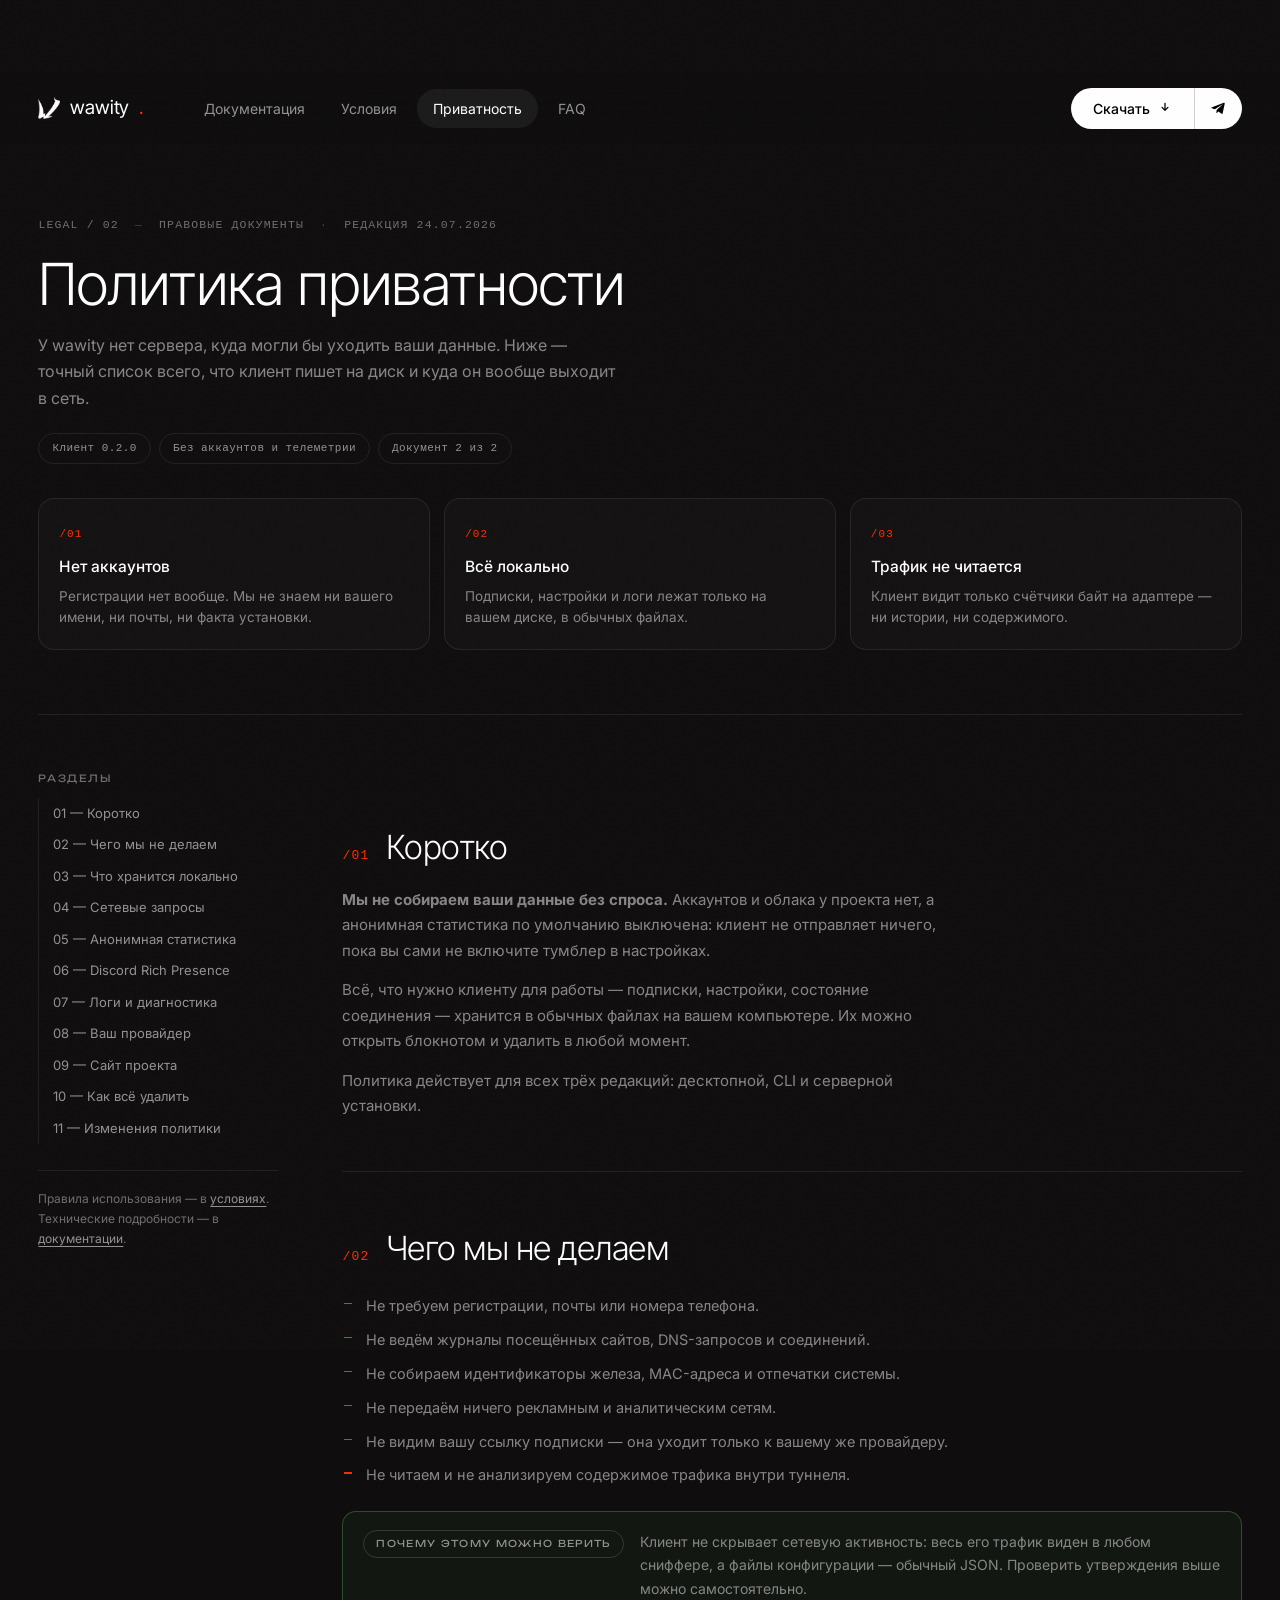
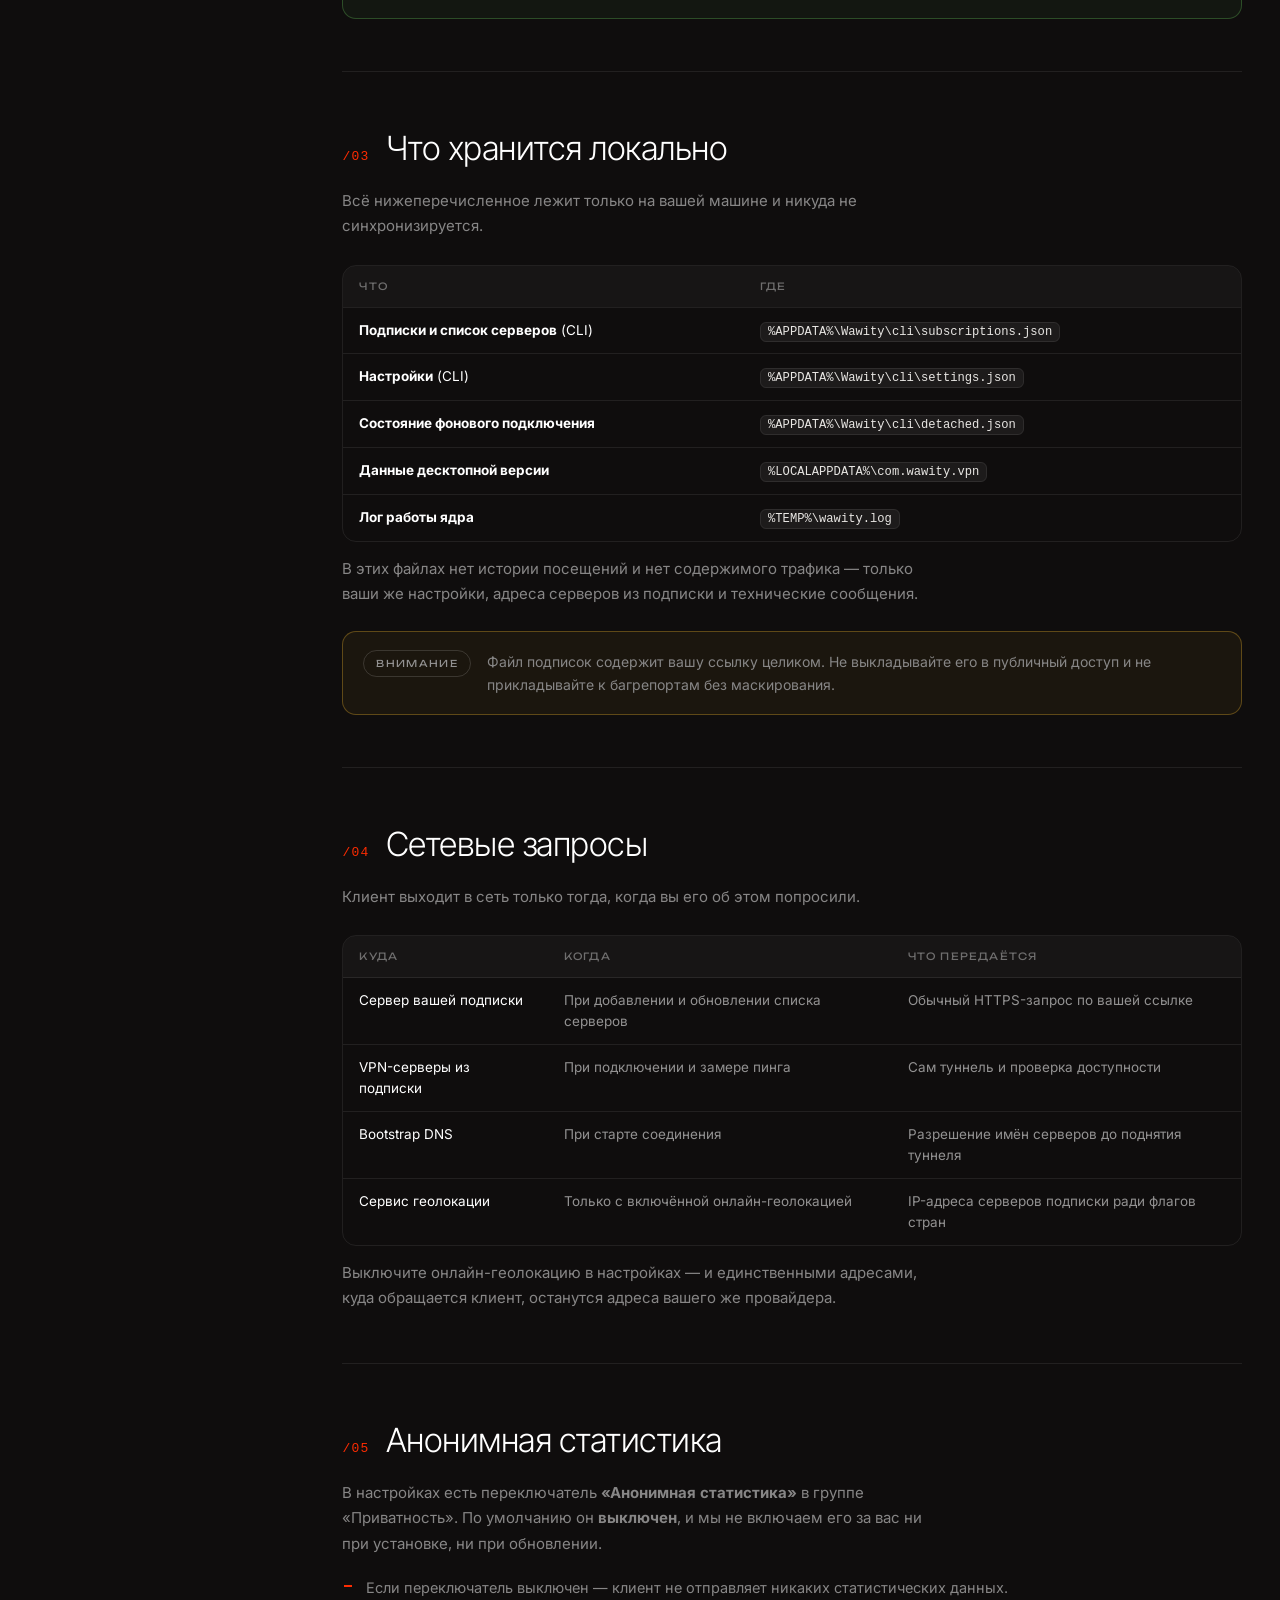
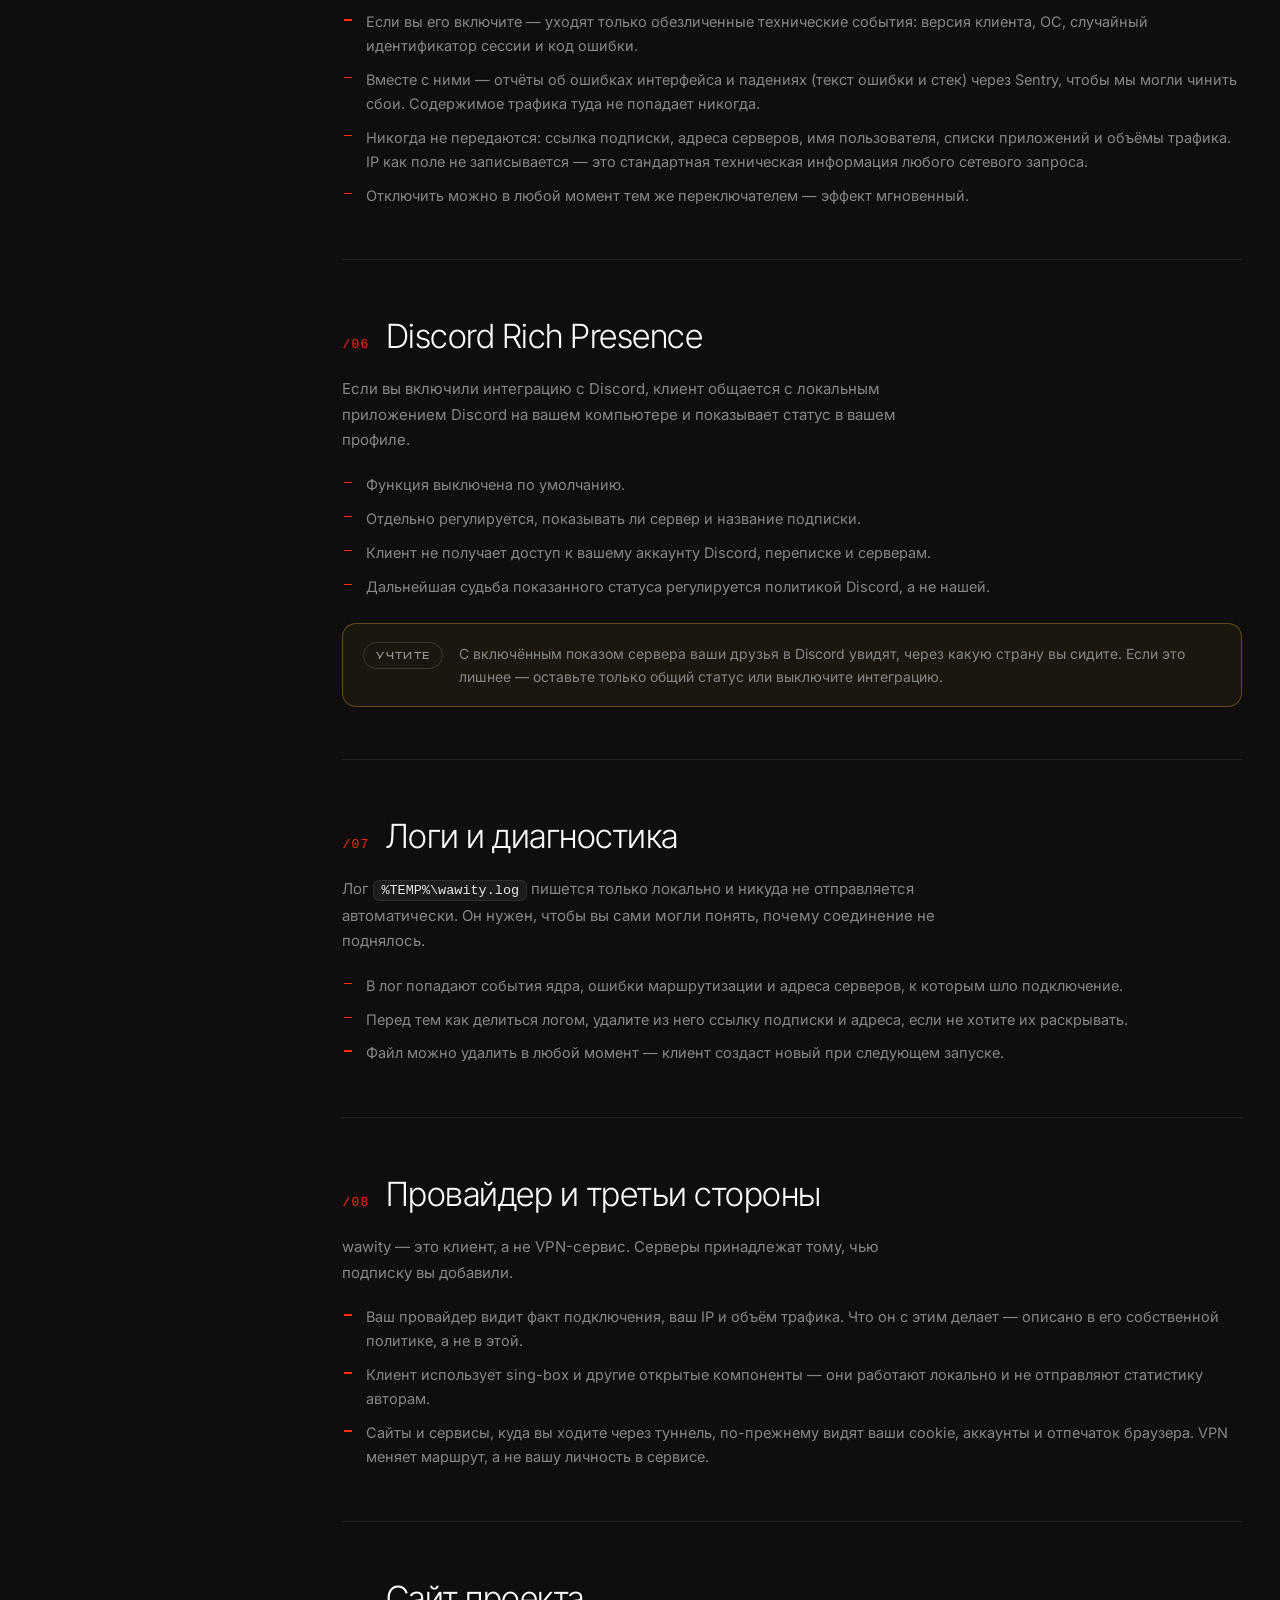
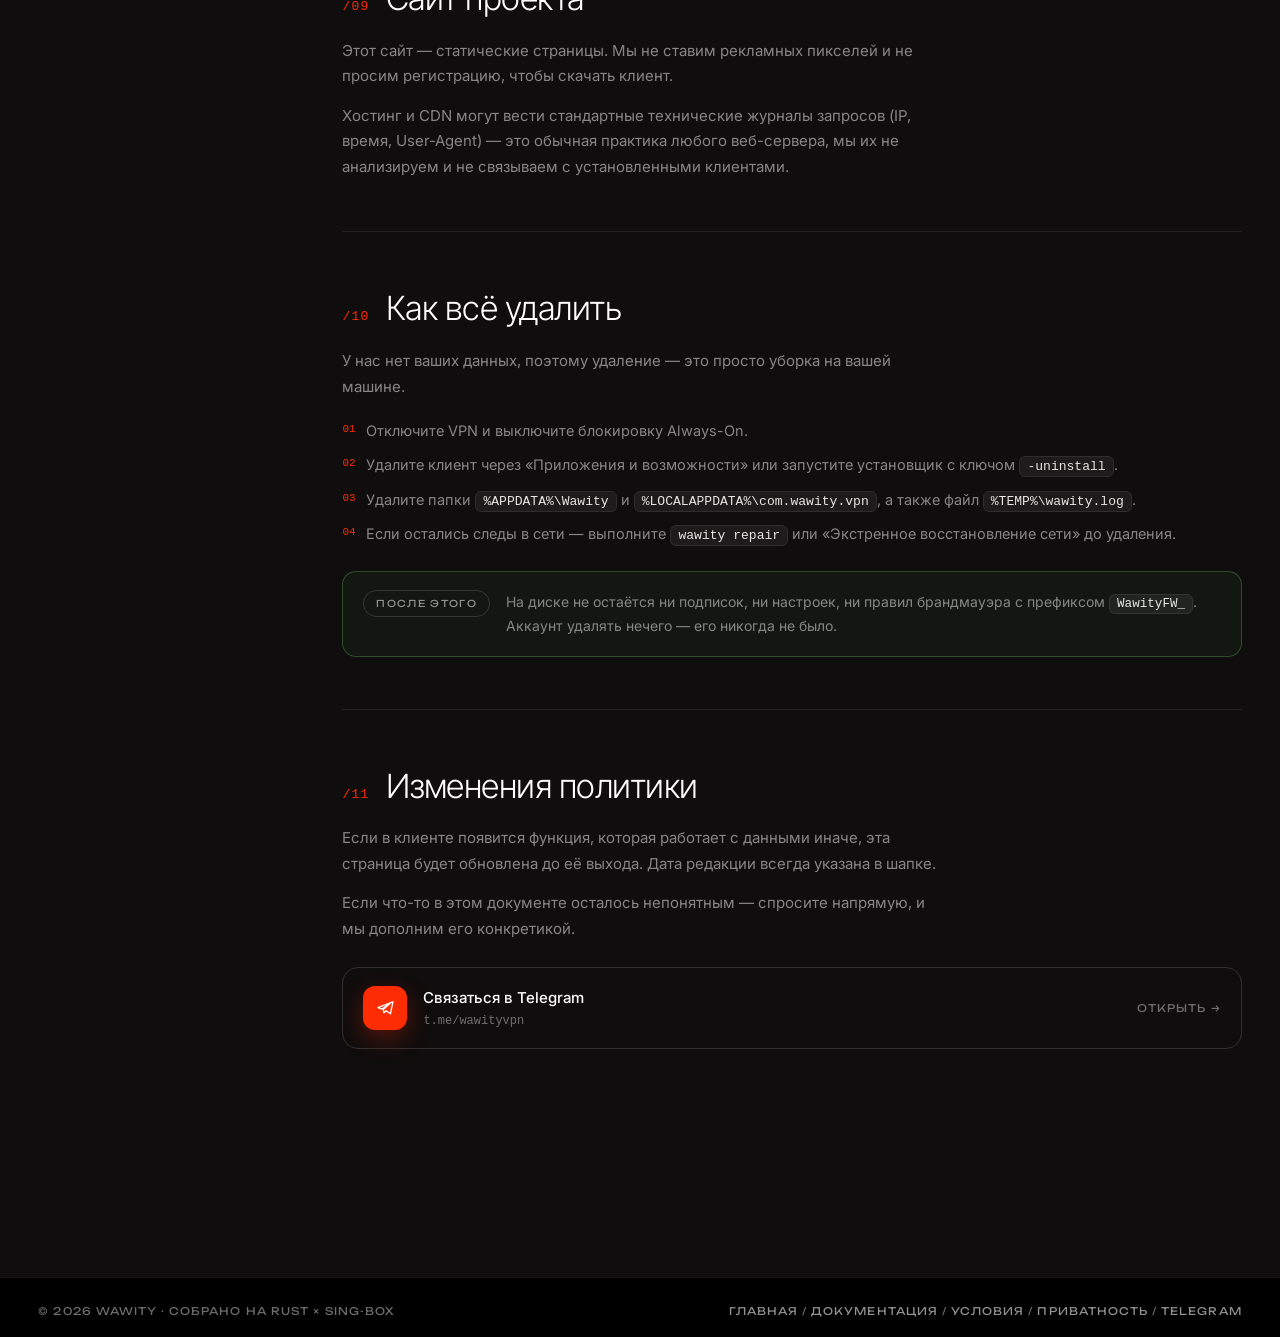
<file: privacy.html>
<!DOCTYPE html>
<html lang="ru">
<head>
<meta charset="UTF-8">
<meta name="viewport" content="width=device-width, initial-scale=1.0">
<title>Политика приватности :: wawity</title>
<meta name="description" content="Политика приватности wawity: без аккаунтов и облака, всё локальное хранилище — точные пути файлов, сетевые запросы, опциональная статистика и как всё удалить.">
<meta name="theme-color" content="#000000">
<link rel="icon" href="wawity.ico">
<link rel="preconnect" href="https://fonts.googleapis.com">
<link rel="preconnect" href="https://fonts.gstatic.com" crossorigin>
<link href="https://fonts.googleapis.com/css2?family=Inter+Tight:wght@300;400;500&family=Inter:wght@400;500&family=Unbounded:wght@300;400&display=swap" rel="stylesheet">
<link rel="stylesheet" href="home.css">
<link rel="stylesheet" href="site.css">
</head>
<body class="page">

<div class="grain" aria-hidden="true"></div>
<div class="progress" id="progress"></div>

<header class="site-header solid"><div class="wrap nav-row">
  <a class="brand" href="index.html"><span class="logo-mark"><img src="wawity.ico" alt=""></span>wawity<i>.</i></a>
  <nav class="nav-links">
    <a href="docs.html">Документация</a>
    <a href="terms.html">Условия</a>
    <a class="on" href="privacy.html">Приватность</a>
    <a href="index.html#faq">FAQ</a>
  </nav>
  <div class="nav-right">
    <div class="split-btn">
      <a class="sb-main" href="index.html#download">Скачать<svg viewBox="0 0 24 24" fill="none" stroke="currentColor" stroke-width="2.2" stroke-linecap="round" stroke-linejoin="round"><path d="M12 4v12m0 0-5-5m5 5 5-5"/></svg></a>
      <a class="sb-side" href="https://t.me/wawityvpn" target="_blank" rel="noopener" aria-label="Telegram"><svg viewBox="0 0 24 24" fill="currentColor"><path d="M21.94 4.3 18.7 19.4c-.24 1.07-.88 1.33-1.78.83l-4.92-3.63-2.37 2.29c-.27.26-.49.48-1 .48l.35-5.05 9.16-8.28c.4-.35-.09-.55-.62-.2L6.2 13.02 1.35 11.5c-1.05-.33-1.07-1.05.22-1.55L20.58 2.9c.88-.32 1.65.2 1.36 1.4z"/></svg></a>
    </div>
  </div>
</div></header>

<main class="page-shell">
<div class="wrap">

  <div class="page-hero">
    <p class="crumbs">Legal / 02 <span class="sep">—</span> Правовые документы <span class="sep">·</span> редакция 24.07.2026</p>
    <h1>Политика приватности</h1>
    <p class="sub">У wawity нет сервера, куда могли бы уходить ваши данные. Ниже — точный список всего, что клиент пишет на диск и куда он вообще выходит в сеть.</p>
    <div class="meta-row"><span>Клиент 0.2.0</span><span>Без аккаунтов и телеметрии</span><span>Документ 2 из 2</span></div>
    <div class="tldr">
      <div><b>/01</b><h4>Нет аккаунтов</h4><p>Регистрации нет вообще. Мы не знаем ни вашего имени, ни почты, ни факта установки.</p></div>
      <div><b>/02</b><h4>Всё локально</h4><p>Подписки, настройки и логи лежат только на вашем диске, в обычных файлах.</p></div>
      <div><b>/03</b><h4>Трафик не читается</h4><p>Клиент видит только счётчики байт на адаптере — ни истории, ни содержимого.</p></div>
    </div>
  </div>

  <div class="doc-layout">
    <aside class="side-nav">
      <h5>Разделы</h5>
      <ol>
        <li><a href="#p1">01 — Коротко</a></li>
        <li><a href="#p2">02 — Чего мы не делаем</a></li>
        <li><a href="#p3">03 — Что хранится локально</a></li>
        <li><a href="#p4">04 — Сетевые запросы</a></li>
        <li><a href="#p5">05 — Анонимная статистика</a></li>
        <li><a href="#p6">06 — Discord Rich Presence</a></li>
        <li><a href="#p7">07 — Логи и диагностика</a></li>
        <li><a href="#p8">08 — Ваш провайдер</a></li>
        <li><a href="#p9">09 — Сайт проекта</a></li>
        <li><a href="#p10">10 — Как всё удалить</a></li>
        <li><a href="#p11">11 — Изменения политики</a></li>
      </ol>
      <div class="side-foot">Правила использования — в <a href="terms.html">условиях</a>. Технические подробности — в <a href="docs.html#files">документации</a>.</div>
    </aside>

    <div class="doc">
      <section class="sec" id="p1">
        <h2><span class="n">/01</span>Коротко</h2>
        <p class="lead"><b>Мы не собираем ваши данные без спроса.</b> Аккаунтов и облака у проекта нет, а анонимная статистика по умолчанию выключена: клиент не отправляет ничего, пока вы сами не включите тумблер в настройках.</p>
        <p>Всё, что нужно клиенту для работы — подписки, настройки, состояние соединения — хранится в обычных файлах на вашем компьютере. Их можно открыть блокнотом и удалить в любой момент.</p>
        <p>Политика действует для всех трёх редакций: десктопной, CLI и серверной установки.</p>
      </section>

      <section class="sec" id="p2">
        <h2><span class="n">/02</span>Чего мы не делаем</h2>
        <ul class="list">
          <li>Не требуем регистрации, почты или номера телефона.</li>
          <li>Не ведём журналы посещённых сайтов, DNS-запросов и соединений.</li>
          <li>Не собираем идентификаторы железа, MAC-адреса и отпечатки системы.</li>
          <li>Не передаём ничего рекламным и аналитическим сетям.</li>
          <li>Не видим вашу ссылку подписки — она уходит только к вашему же провайдеру.</li>
          <li>Не читаем и не анализируем содержимое трафика внутри туннеля.</li>
        </ul>
        <div class="note ok">
          <span class="tag">Почему этому можно верить</span>
          <p>Клиент не скрывает сетевую активность: весь его трафик виден в любом сниффере, а файлы конфигурации — обычный JSON. Проверить утверждения выше можно самостоятельно.</p>
        </div>
      </section>

      <section class="sec" id="p3">
        <h2><span class="n">/03</span>Что хранится локально</h2>
        <p>Всё нижеперечисленное лежит только на вашей машине и никуда не синхронизируется.</p>
        <div class="table-wrap">
          <table>
            <thead><tr><th>Что</th><th>Где</th></tr></thead>
            <tbody>
              <tr><td><b>Подписки и список серверов</b> (CLI)</td><td><code>%APPDATA%\Wawity\cli\subscriptions.json</code></td></tr>
              <tr><td><b>Настройки</b> (CLI)</td><td><code>%APPDATA%\Wawity\cli\settings.json</code></td></tr>
              <tr><td><b>Состояние фонового подключения</b></td><td><code>%APPDATA%\Wawity\cli\detached.json</code></td></tr>
              <tr><td><b>Данные десктопной версии</b></td><td><code>%LOCALAPPDATA%\com.wawity.vpn</code></td></tr>
              <tr><td><b>Лог работы ядра</b></td><td><code>%TEMP%\wawity.log</code></td></tr>
            </tbody>
          </table>
        </div>
        <p>В этих файлах нет истории посещений и нет содержимого трафика — только ваши же настройки, адреса серверов из подписки и технические сообщения.</p>
        <div class="note warn">
          <span class="tag">Внимание</span>
          <p>Файл подписок содержит вашу ссылку целиком. Не выкладывайте его в публичный доступ и не прикладывайте к багрепортам без маскирования.</p>
        </div>
      </section>

      <section class="sec" id="p4">
        <h2><span class="n">/04</span>Сетевые запросы</h2>
        <p>Клиент выходит в сеть только тогда, когда вы его об этом попросили.</p>
        <div class="table-wrap">
          <table>
            <thead><tr><th>Куда</th><th>Когда</th><th>Что передаётся</th></tr></thead>
            <tbody>
              <tr><td>Сервер вашей подписки</td><td>При добавлении и обновлении списка серверов</td><td>Обычный HTTPS-запрос по вашей ссылке</td></tr>
              <tr><td>VPN-серверы из подписки</td><td>При подключении и замере пинга</td><td>Сам туннель и проверка доступности</td></tr>
              <tr><td>Bootstrap DNS</td><td>При старте соединения</td><td>Разрешение имён серверов до поднятия туннеля</td></tr>
              <tr><td>Сервис геолокации</td><td>Только с включённой онлайн-геолокацией</td><td>IP-адреса серверов подписки ради флагов стран</td></tr>
            </tbody>
          </table>
        </div>
        <p>Выключите онлайн-геолокацию в настройках — и единственными адресами, куда обращается клиент, останутся адреса вашего же провайдера.</p>
      </section>

      <section class="sec" id="p5">
        <h2><span class="n">/05</span>Анонимная статистика</h2>
        <p>В настройках есть переключатель <b>«Анонимная статистика»</b> в группе «Приватность». По умолчанию он <b>выключен</b>, и мы не включаем его за вас ни при установке, ни при обновлении.</p>
        <ul class="list">
          <li>Если переключатель выключен — клиент не отправляет никаких статистических данных.</li>
          <li>Если вы его включите — уходят только обезличенные технические события: версия клиента, ОС, случайный идентификатор сессии и код ошибки.</li>
          <li>Вместе с ними — отчёты об ошибках интерфейса и падениях (текст ошибки и стек) через Sentry, чтобы мы могли чинить сбои. Содержимое трафика туда не попадает никогда.</li>
          <li>Никогда не передаются: ссылка подписки, адреса серверов, имя пользователя, списки приложений и объёмы трафика. IP как поле не записывается — это стандартная техническая информация любого сетевого запроса.</li>
          <li>Отключить можно в любой момент тем же переключателем — эффект мгновенный.</li>
        </ul>
      </section>

      <section class="sec" id="p6">
        <h2><span class="n">/06</span>Discord Rich Presence</h2>
        <p>Если вы включили интеграцию с Discord, клиент общается с локальным приложением Discord на вашем компьютере и показывает статус в вашем профиле.</p>
        <ul class="list">
          <li>Функция выключена по умолчанию.</li>
          <li>Отдельно регулируется, показывать ли сервер и название подписки.</li>
          <li>Клиент не получает доступ к вашему аккаунту Discord, переписке и серверам.</li>
          <li>Дальнейшая судьба показанного статуса регулируется политикой Discord, а не нашей.</li>
        </ul>
        <div class="note warn">
          <span class="tag">Учтите</span>
          <p>С включённым показом сервера ваши друзья в Discord увидят, через какую страну вы сидите. Если это лишнее — оставьте только общий статус или выключите интеграцию.</p>
        </div>
      </section>

      <section class="sec" id="p7">
        <h2><span class="n">/07</span>Логи и диагностика</h2>
        <p>Лог <code>%TEMP%\wawity.log</code> пишется только локально и никуда не отправляется автоматически. Он нужен, чтобы вы сами могли понять, почему соединение не поднялось.</p>
        <ul class="list">
          <li>В лог попадают события ядра, ошибки маршрутизации и адреса серверов, к которым шло подключение.</li>
          <li>Перед тем как делиться логом, удалите из него ссылку подписки и адреса, если не хотите их раскрывать.</li>
          <li>Файл можно удалить в любой момент — клиент создаст новый при следующем запуске.</li>
        </ul>
      </section>

      <section class="sec" id="p8">
        <h2><span class="n">/08</span>Провайдер и третьи стороны</h2>
        <p>wawity — это клиент, а не VPN-сервис. Серверы принадлежат тому, чью подписку вы добавили.</p>
        <ul class="list">
          <li>Ваш провайдер видит факт подключения, ваш IP и объём трафика. Что он с этим делает — описано в его собственной политике, а не в этой.</li>
          <li>Клиент использует sing-box и другие открытые компоненты — они работают локально и не отправляют статистику авторам.</li>
          <li>Сайты и сервисы, куда вы ходите через туннель, по-прежнему видят ваши cookie, аккаунты и отпечаток браузера. VPN меняет маршрут, а не вашу личность в сервисе.</li>
        </ul>
      </section>

      <section class="sec" id="p9">
        <h2><span class="n">/09</span>Сайт проекта</h2>
        <p>Этот сайт — статические страницы. Мы не ставим рекламных пикселей и не просим регистрацию, чтобы скачать клиент.</p>
        <p>Хостинг и CDN могут вести стандартные технические журналы запросов (IP, время, User-Agent) — это обычная практика любого веб-сервера, мы их не анализируем и не связываем с установленными клиентами.</p>
      </section>

      <section class="sec" id="p10">
        <h2><span class="n">/10</span>Как всё удалить</h2>
        <p>У нас нет ваших данных, поэтому удаление — это просто уборка на вашей машине.</p>
        <ol class="list">
          <li>Отключите VPN и выключите блокировку Always-On.</li>
          <li>Удалите клиент через «Приложения и возможности» или запустите установщик с ключом <code>-uninstall</code>.</li>
          <li>Удалите папки <code>%APPDATA%\Wawity</code> и <code>%LOCALAPPDATA%\com.wawity.vpn</code>, а также файл <code>%TEMP%\wawity.log</code>.</li>
          <li>Если остались следы в сети — выполните <code>wawity repair</code> или «Экстренное восстановление сети» до удаления.</li>
        </ol>
        <div class="note ok">
          <span class="tag">После этого</span>
          <p>На диске не остаётся ни подписок, ни настроек, ни правил брандмауэра с префиксом <code>WawityFW_</code>. Аккаунт удалять нечего — его никогда не было.</p>
        </div>
      </section>

      <section class="sec" id="p11">
        <h2><span class="n">/11</span>Изменения политики</h2>
        <p>Если в клиенте появится функция, которая работает с данными иначе, эта страница будет обновлена до её выхода. Дата редакции всегда указана в шапке.</p>
        <p>Если что-то в этом документе осталось непонятным — спросите напрямую, и мы дополним его конкретикой.</p>
        <a class="tg" href="https://t.me/wawityvpn" target="_blank" rel="noopener"><span class="tg-ic"><svg viewBox="0 0 24 24" fill="none" stroke="currentColor" stroke-width="1.6" stroke-linecap="round" stroke-linejoin="round" aria-hidden="true"><path d="M21.5 4.5 18.5 19l-5.2-3.8-2.6 2.6-.7-3.9L19.4 5 8.3 13.2l-4.9-1.7z"/></svg></span><span class="tg-txt"><b>Связаться в Telegram</b><span>t.me/wawityvpn</span></span><span class="tg-go">открыть →</span></a>
      </section>
    </div>
  </div>
</div>
</main>

<footer class="sub-footer"><div class="wrap">
<span>© 2026 wawity · собрано на rust × sing-box</span>
<span><a href="index.html">главная</a> / <a href="docs.html">документация</a> / <a href="terms.html">условия</a> / <a href="privacy.html">приватность</a> / <a href="https://t.me/wawityvpn" target="_blank" rel="noopener">telegram</a></span>
</div></footer>

<script>
(function(){
  var bar = document.getElementById('progress');
  var links = Array.prototype.slice.call(document.querySelectorAll('.side-nav a[href^="#"]'));
  var secs = Array.prototype.slice.call(document.querySelectorAll('section.sec'));

  function onScroll(){
    var h = document.documentElement;
    var max = h.scrollHeight - h.clientHeight;
    var p = max > 0 ? h.scrollTop / max : 0;
    if (bar) bar.style.transform = 'scaleX(' + p + ')';

    var top = h.scrollTop + 130;
    var current = null;
    for (var i = 0; i < secs.length; i++){
      if (secs[i].offsetTop <= top) current = secs[i].id;
    }
    for (var j = 0; j < links.length; j++){
      var on = links[j].getAttribute('href') === '#' + current;
      links[j].classList.toggle('active', on);
    }
  }

  document.addEventListener('scroll', onScroll, { passive: true });
  window.addEventListener('resize', onScroll);
  onScroll();
})();
</script>
</body>
</html>
</file>
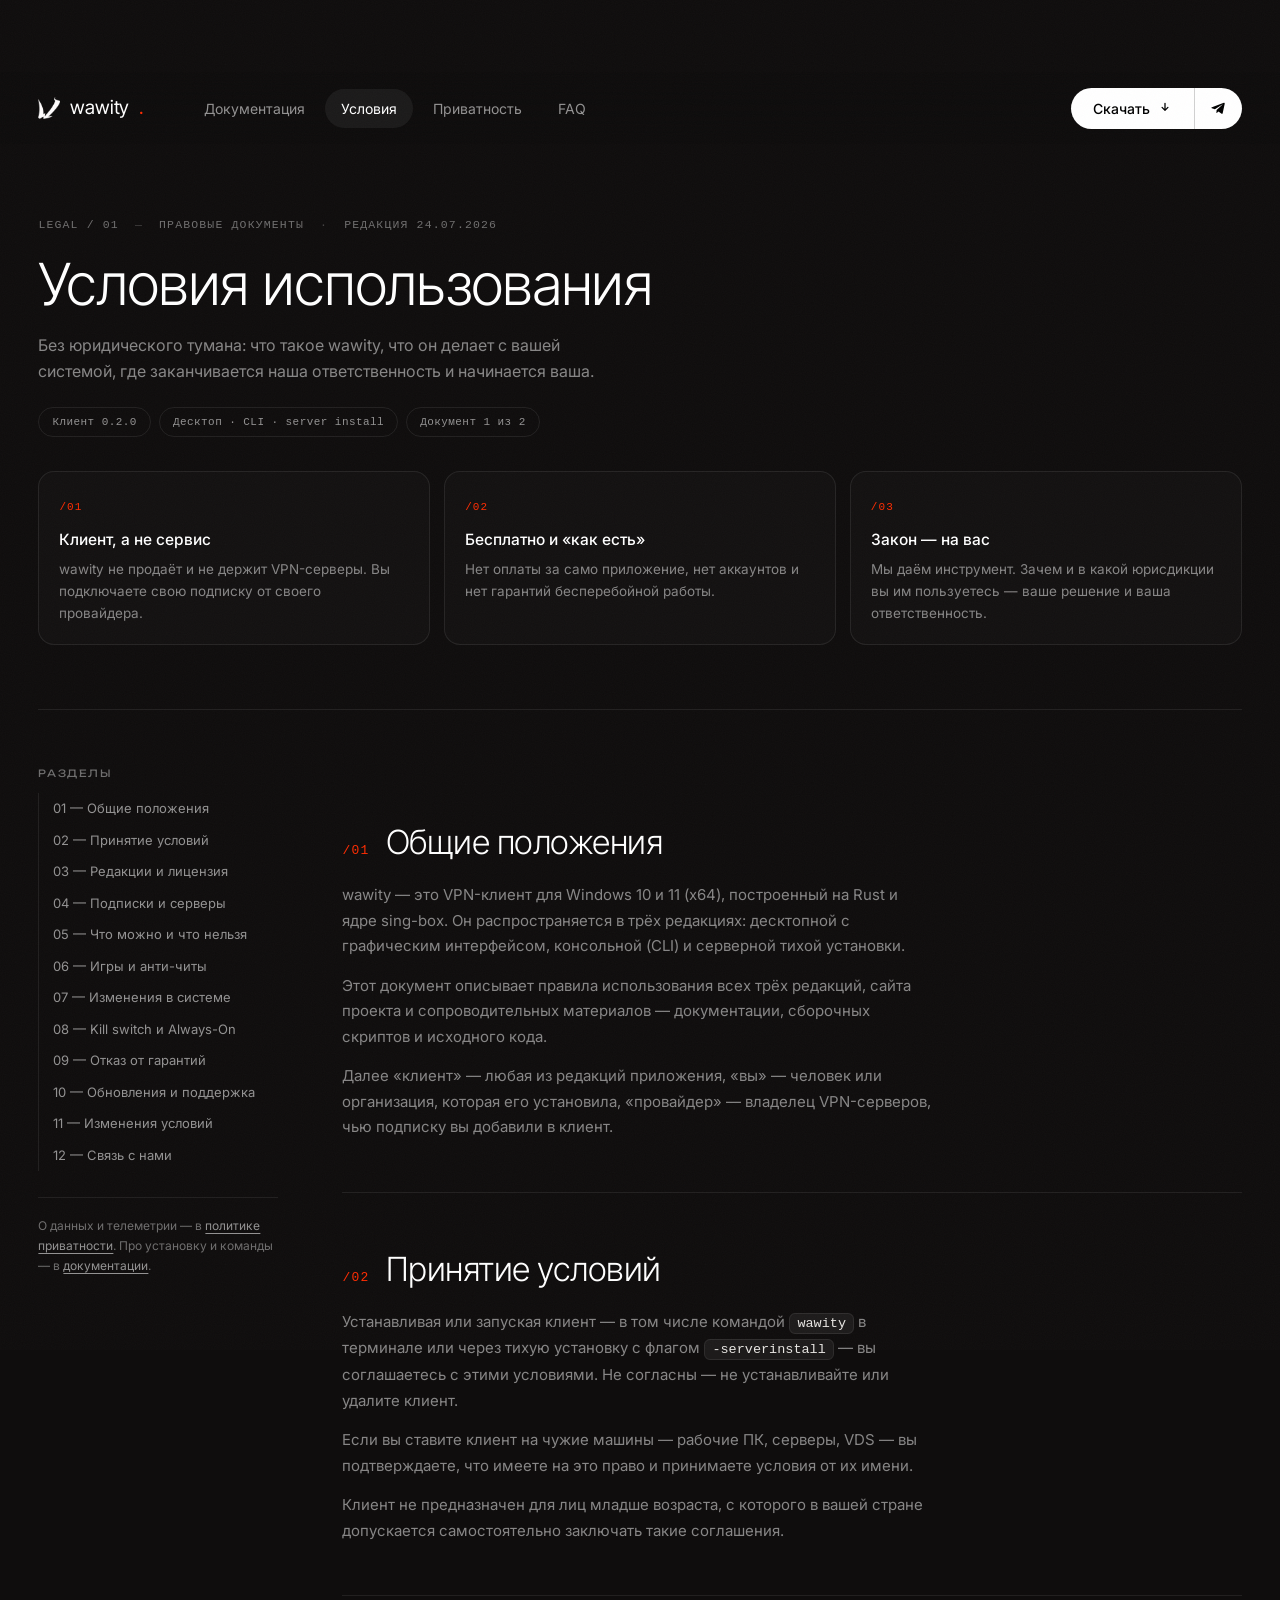
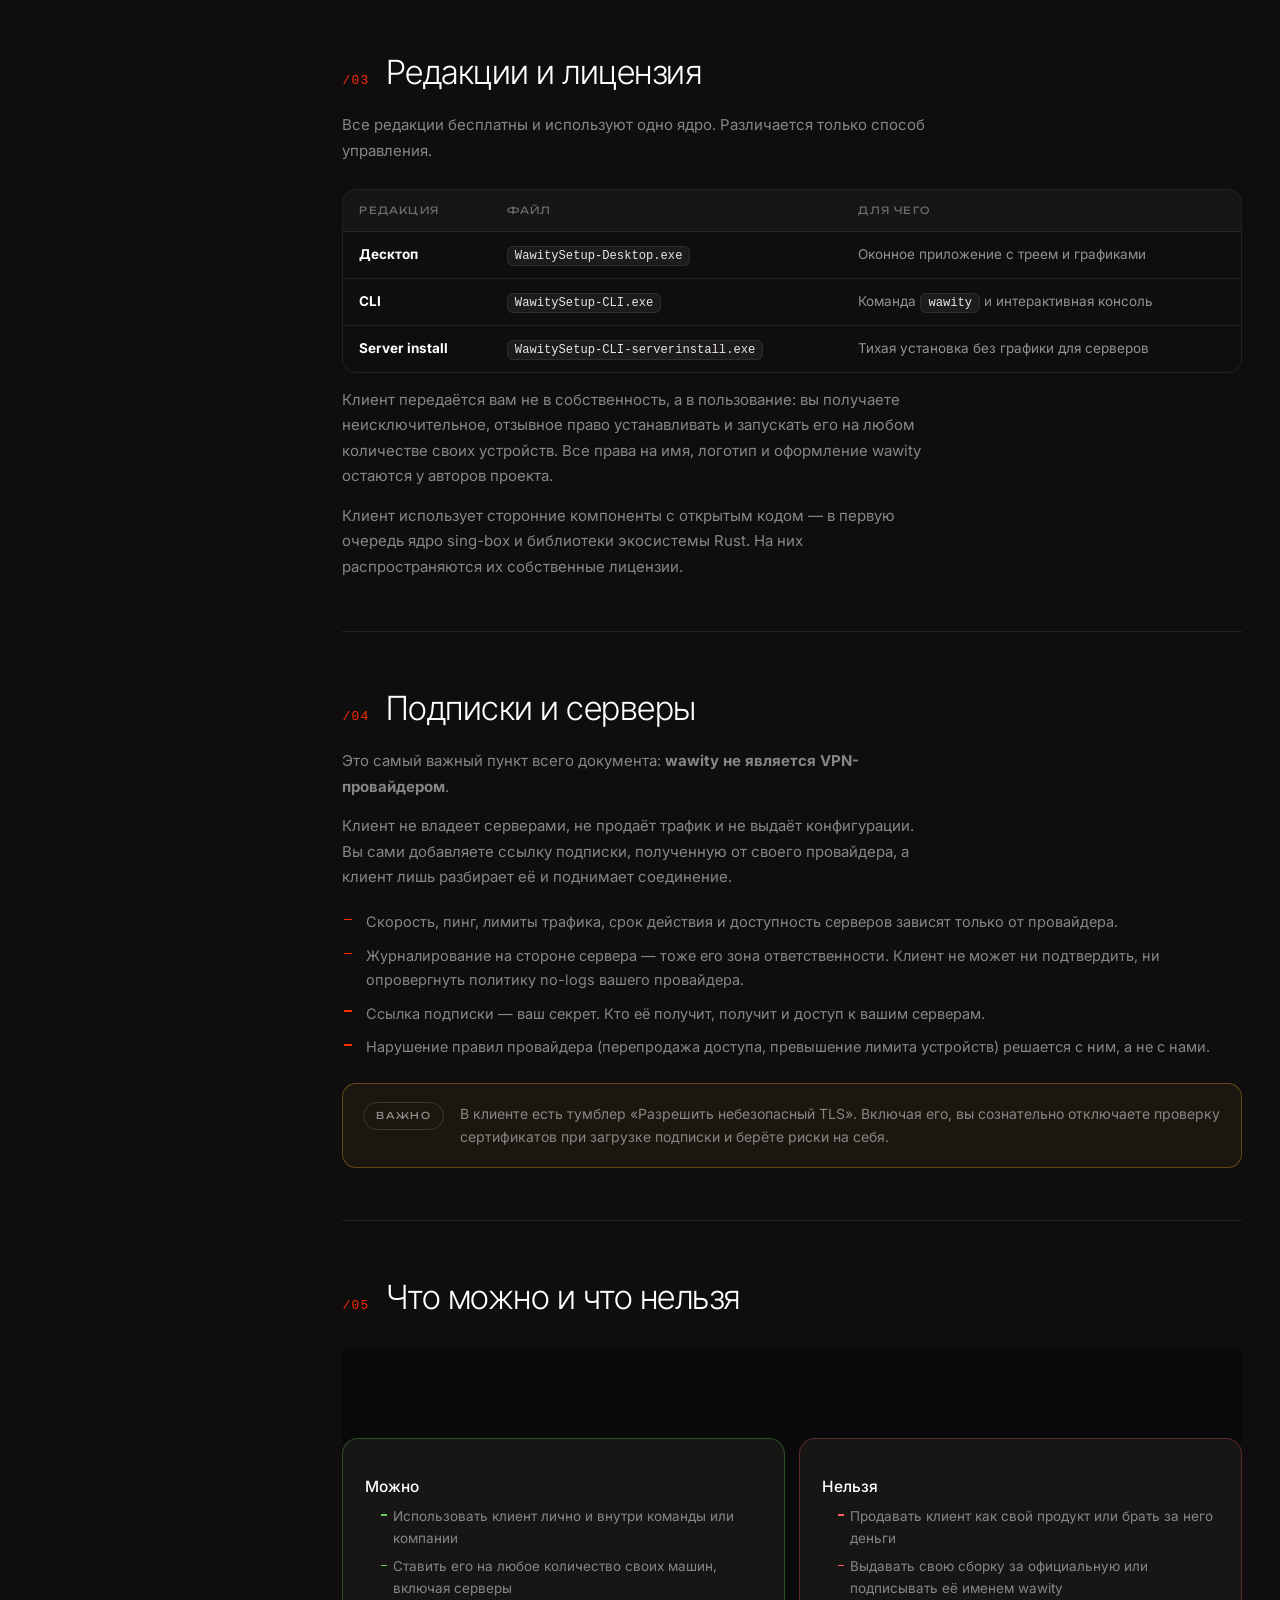
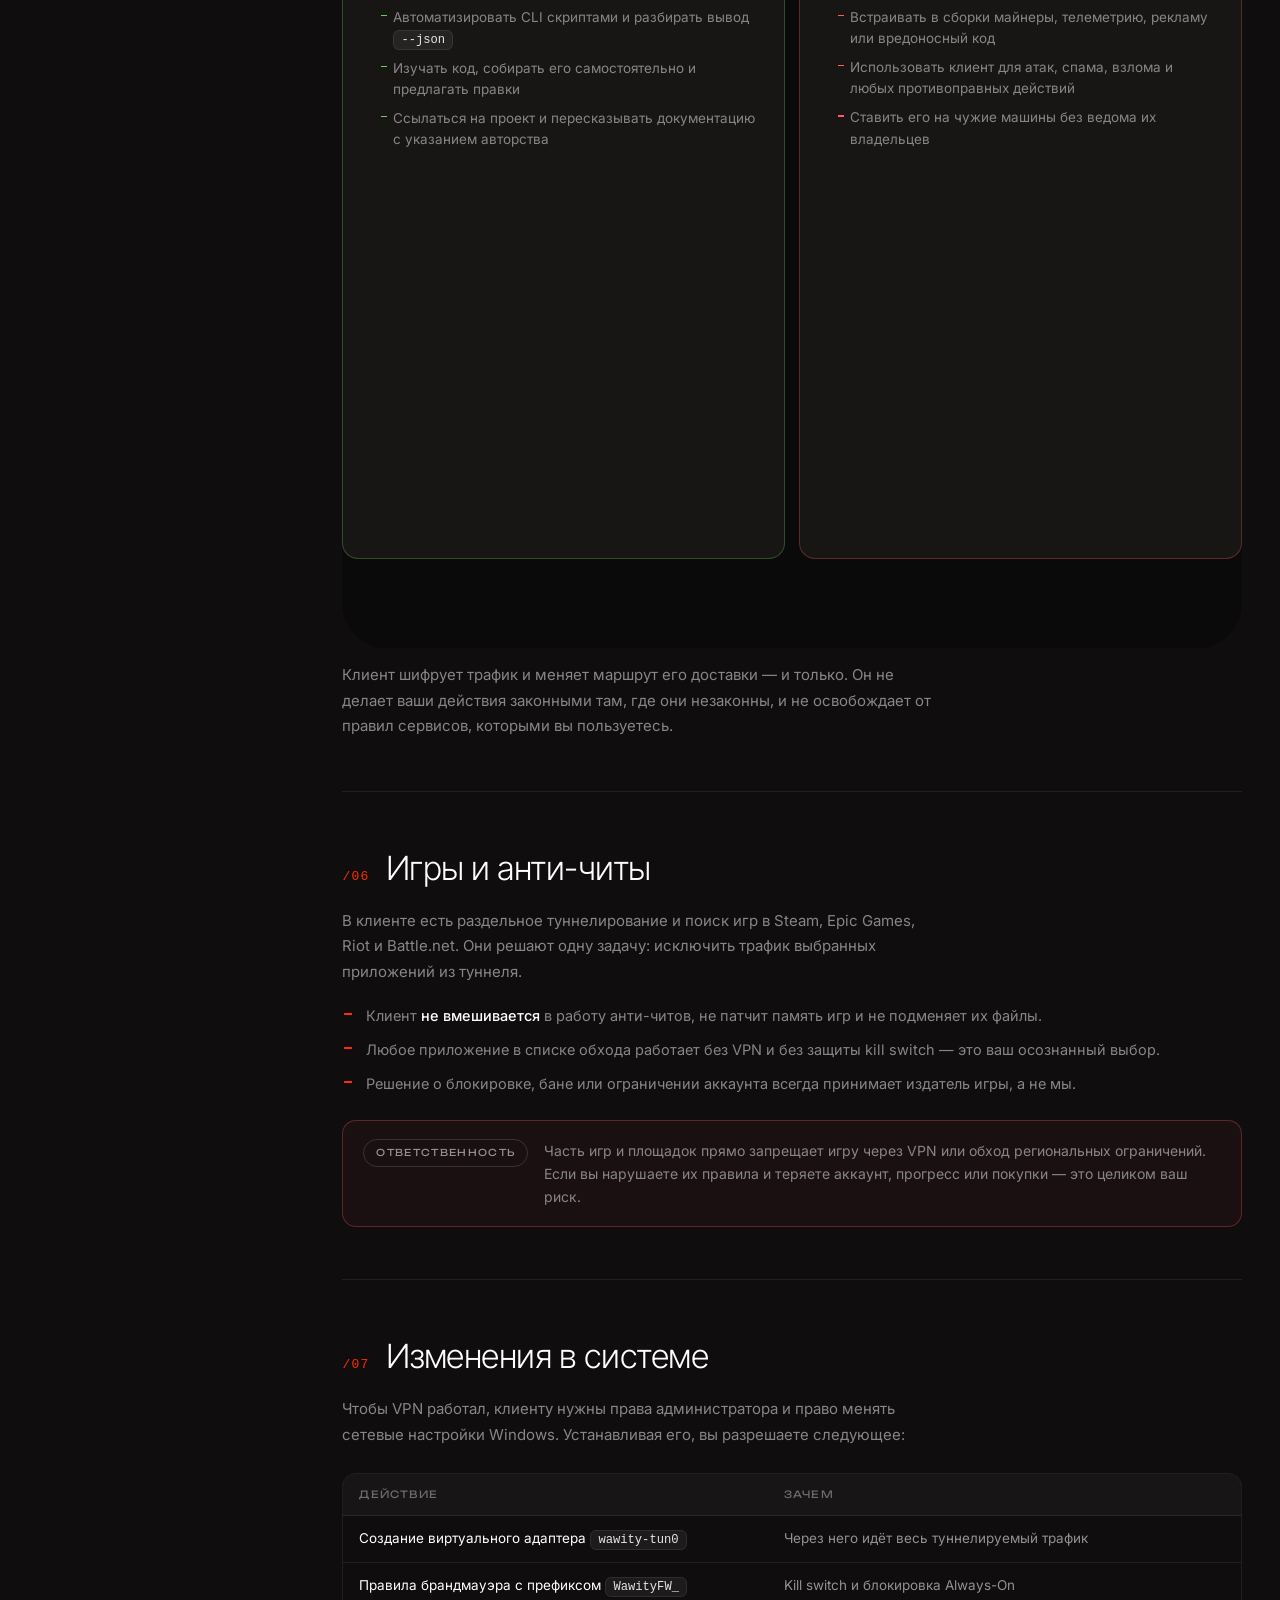
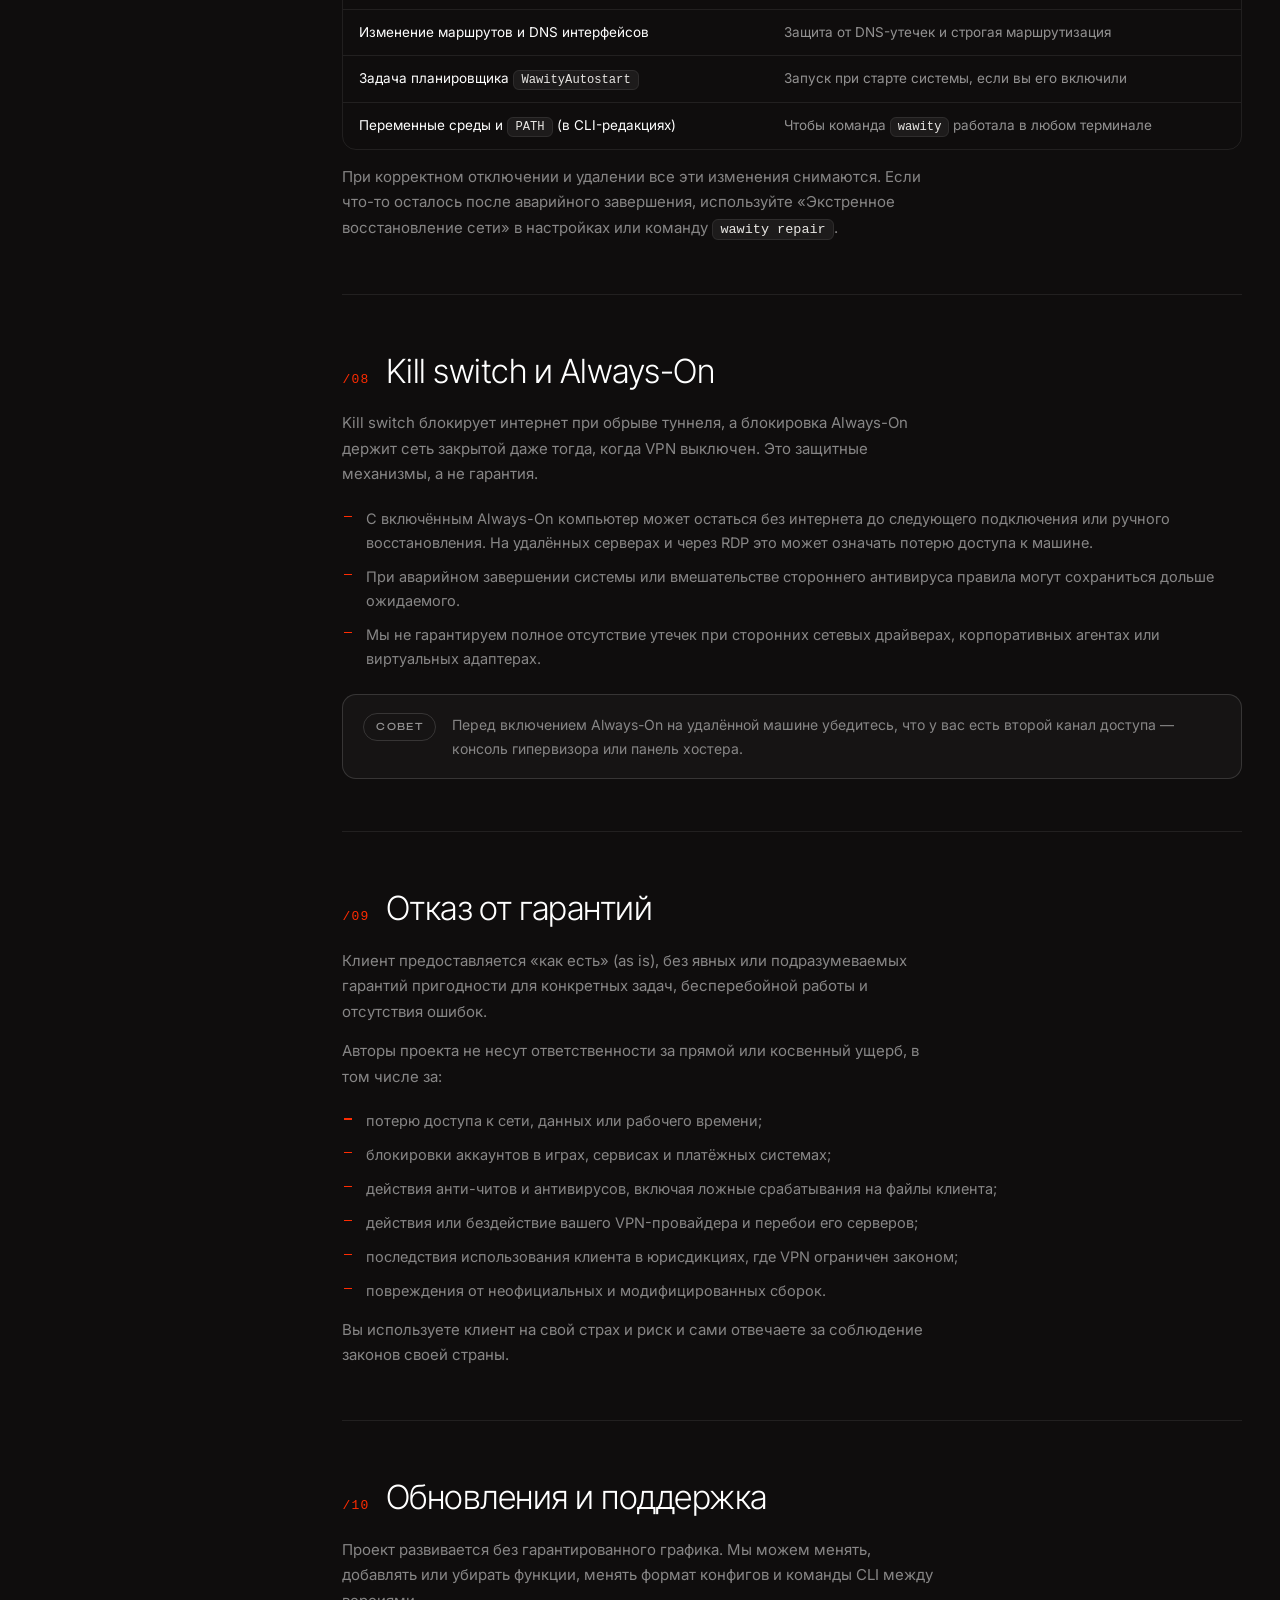
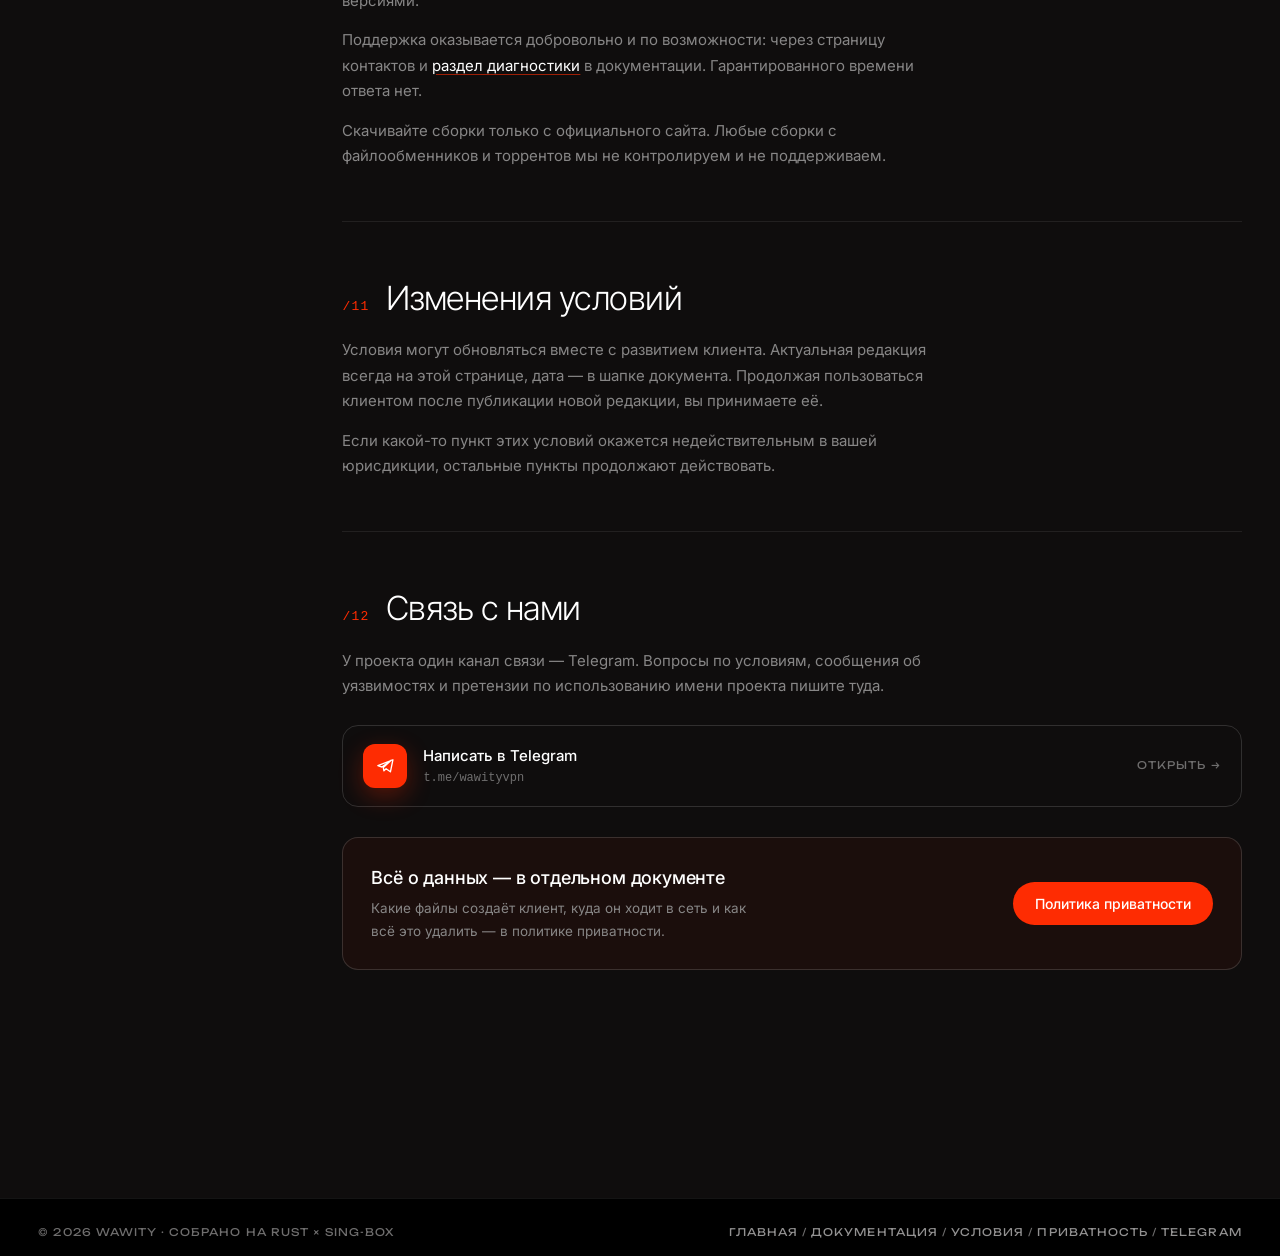
<file: terms.html>
<!DOCTYPE html>
<html lang="ru">
<head>
<meta charset="UTF-8">
<meta name="viewport" content="width=device-width, initial-scale=1.0">
<title>Условия использования — wawity</title>
<meta name="description" content="Условия использования VPN-клиента wawity: лицензия, границы ответственности, подписки, игры и анти-читы, изменения сетевых настроек.">
<meta name="theme-color" content="#000000">
<link rel="icon" href="wawity.ico">
<link rel="preconnect" href="https://fonts.googleapis.com">
<link rel="preconnect" href="https://fonts.gstatic.com" crossorigin>
<link href="https://fonts.googleapis.com/css2?family=Inter+Tight:wght@300;400;500&family=Inter:wght@400;500&family=Unbounded:wght@300;400&display=swap" rel="stylesheet">
<link rel="stylesheet" href="home.css">
<link rel="stylesheet" href="site.css">
</head>
<body class="page">

<div class="grain" aria-hidden="true"></div>
<div class="progress" id="progress"></div>

<header class="site-header solid"><div class="wrap nav-row">
  <a class="brand" href="index.html"><span class="logo-mark"><img src="wawity.ico" alt=""></span>wawity<i>.</i></a>
  <nav class="nav-links">
    <a href="docs.html">Документация</a>
    <a class="on" href="terms.html">Условия</a>
    <a href="privacy.html">Приватность</a>
    <a href="index.html#faq">FAQ</a>
  </nav>
  <div class="nav-right">
    <div class="split-btn">
      <a class="sb-main" href="index.html#download">Скачать<svg viewBox="0 0 24 24" fill="none" stroke="currentColor" stroke-width="2.2" stroke-linecap="round" stroke-linejoin="round"><path d="M12 4v12m0 0-5-5m5 5 5-5"/></svg></a>
      <a class="sb-side" href="https://t.me/wawityvpn" target="_blank" rel="noopener" aria-label="Telegram"><svg viewBox="0 0 24 24" fill="currentColor"><path d="M21.94 4.3 18.7 19.4c-.24 1.07-.88 1.33-1.78.83l-4.92-3.63-2.37 2.29c-.27.26-.49.48-1 .48l.35-5.05 9.16-8.28c.4-.35-.09-.55-.62-.2L6.2 13.02 1.35 11.5c-1.05-.33-1.07-1.05.22-1.55L20.58 2.9c.88-.32 1.65.2 1.36 1.4z"/></svg></a>
    </div>
  </div>
</div></header>

<main class="page-shell">
<div class="wrap">

  <div class="page-hero">
    <p class="crumbs">Legal / 01 <span class="sep">—</span> Правовые документы <span class="sep">·</span> редакция 24.07.2026</p>
    <h1>Условия использования</h1>
    <p class="sub">Без юридического тумана: что такое wawity, что он делает с вашей системой, где заканчивается наша ответственность и начинается ваша.</p>
    <div class="meta-row"><span>Клиент 0.2.0</span><span>Десктоп · CLI · server install</span><span>Документ 1 из 2</span></div>
    <div class="tldr">
      <div><b>/01</b><h4>Клиент, а не сервис</h4><p>wawity не продаёт и не держит VPN-серверы. Вы подключаете свою подписку от своего провайдера.</p></div>
      <div><b>/02</b><h4>Бесплатно и «как есть»</h4><p>Нет оплаты за само приложение, нет аккаунтов и нет гарантий бесперебойной работы.</p></div>
      <div><b>/03</b><h4>Закон — на вас</h4><p>Мы даём инструмент. Зачем и в какой юрисдикции вы им пользуетесь — ваше решение и ваша ответственность.</p></div>
    </div>
  </div>

  <div class="doc-layout">
    <aside class="side-nav">
      <h5>Разделы</h5>
      <ol>
        <li><a href="#t1">01 — Общие положения</a></li>
        <li><a href="#t2">02 — Принятие условий</a></li>
        <li><a href="#t3">03 — Редакции и лицензия</a></li>
        <li><a href="#t4">04 — Подписки и серверы</a></li>
        <li><a href="#t5">05 — Что можно и что нельзя</a></li>
        <li><a href="#t6">06 — Игры и анти-читы</a></li>
        <li><a href="#t7">07 — Изменения в системе</a></li>
        <li><a href="#t8">08 — Kill switch и Always-On</a></li>
        <li><a href="#t9">09 — Отказ от гарантий</a></li>
        <li><a href="#t10">10 — Обновления и поддержка</a></li>
        <li><a href="#t11">11 — Изменения условий</a></li>
        <li><a href="#t12">12 — Связь с нами</a></li>
      </ol>
      <div class="side-foot">О данных и телеметрии — в <a href="privacy.html">политике приватности</a>. Про установку и команды — в <a href="docs.html">документации</a>.</div>
    </aside>

    <div class="doc">
      <section class="sec" id="t1">
        <h2><span class="n">/01</span>Общие положения</h2>
        <p class="lead">wawity — это VPN-клиент для Windows 10 и 11 (x64), построенный на Rust и ядре sing-box. Он распространяется в трёх редакциях: десктопной с графическим интерфейсом, консольной (CLI) и серверной тихой установки.</p>
        <p>Этот документ описывает правила использования всех трёх редакций, сайта проекта и сопроводительных материалов — документации, сборочных скриптов и исходного кода.</p>
        <p>Далее «клиент» — любая из редакций приложения, «вы» — человек или организация, которая его установила, «провайдер» — владелец VPN-серверов, чью подписку вы добавили в клиент.</p>
      </section>

      <section class="sec" id="t2">
        <h2><span class="n">/02</span>Принятие условий</h2>
        <p>Устанавливая или запуская клиент — в том числе командой <code>wawity</code> в терминале или через тихую установку с флагом <code>-serverinstall</code> — вы соглашаетесь с этими условиями. Не согласны — не устанавливайте или удалите клиент.</p>
        <p>Если вы ставите клиент на чужие машины — рабочие ПК, серверы, VDS — вы подтверждаете, что имеете на это право и принимаете условия от их имени.</p>
        <p>Клиент не предназначен для лиц младше возраста, с которого в вашей стране допускается самостоятельно заключать такие соглашения.</p>
      </section>

      <section class="sec" id="t3">
        <h2><span class="n">/03</span>Редакции и лицензия</h2>
        <p>Все редакции бесплатны и используют одно ядро. Различается только способ управления.</p>
        <div class="table-wrap">
          <table>
            <thead><tr><th>Редакция</th><th>Файл</th><th>Для чего</th></tr></thead>
            <tbody>
              <tr><td><b>Десктоп</b></td><td><code>WawitySetup-Desktop.exe</code></td><td>Оконное приложение с треем и графиками</td></tr>
              <tr><td><b>CLI</b></td><td><code>WawitySetup-CLI.exe</code></td><td>Команда <code>wawity</code> и интерактивная консоль</td></tr>
              <tr><td><b>Server install</b></td><td><code>WawitySetup-CLI-serverinstall.exe</code></td><td>Тихая установка без графики для серверов</td></tr>
            </tbody>
          </table>
        </div>
        <p>Клиент передаётся вам не в собственность, а в пользование: вы получаете неисключительное, отзывное право устанавливать и запускать его на любом количестве своих устройств. Все права на имя, логотип и оформление wawity остаются у авторов проекта.</p>
        <p>Клиент использует сторонние компоненты с открытым кодом — в первую очередь ядро sing-box и библиотеки экосистемы Rust. На них распространяются их собственные лицензии.</p>
      </section>

      <section class="sec" id="t4">
        <h2><span class="n">/04</span>Подписки и серверы</h2>
        <p class="lead">Это самый важный пункт всего документа: <b>wawity не является VPN-провайдером</b>.</p>
        <p>Клиент не владеет серверами, не продаёт трафик и не выдаёт конфигурации. Вы сами добавляете ссылку подписки, полученную от своего провайдера, а клиент лишь разбирает её и поднимает соединение.</p>
        <ul class="list">
          <li>Скорость, пинг, лимиты трафика, срок действия и доступность серверов зависят только от провайдера.</li>
          <li>Журналирование на стороне сервера — тоже его зона ответственности. Клиент не может ни подтвердить, ни опровергнуть политику no-logs вашего провайдера.</li>
          <li>Ссылка подписки — ваш секрет. Кто её получит, получит и доступ к вашим серверам.</li>
          <li>Нарушение правил провайдера (перепродажа доступа, превышение лимита устройств) решается с ним, а не с нами.</li>
        </ul>
        <div class="note warn">
          <span class="tag">Важно</span>
          <p>В клиенте есть тумблер «Разрешить небезопасный TLS». Включая его, вы сознательно отключаете проверку сертификатов при загрузке подписки и берёте риски на себя.</p>
        </div>
      </section>

      <section class="sec" id="t5">
        <h2><span class="n">/05</span>Что можно и что нельзя</h2>
        <div class="split">
          <div class="card ok">
            <h4>Можно</h4>
            <ul>
              <li>Использовать клиент лично и внутри команды или компании</li>
              <li>Ставить его на любое количество своих машин, включая серверы</li>
              <li>Автоматизировать CLI скриптами и разбирать вывод <code>--json</code></li>
              <li>Изучать код, собирать его самостоятельно и предлагать правки</li>
              <li>Ссылаться на проект и пересказывать документацию с указанием авторства</li>
            </ul>
          </div>
          <div class="card bad">
            <h4>Нельзя</h4>
            <ul>
              <li>Продавать клиент как свой продукт или брать за него деньги</li>
              <li>Выдавать свою сборку за официальную или подписывать её именем wawity</li>
              <li>Встраивать в сборки майнеры, телеметрию, рекламу или вредоносный код</li>
              <li>Использовать клиент для атак, спама, взлома и любых противоправных действий</li>
              <li>Ставить его на чужие машины без ведома их владельцев</li>
            </ul>
          </div>
        </div>
        <p>Клиент шифрует трафик и меняет маршрут его доставки — и только. Он не делает ваши действия законными там, где они незаконны, и не освобождает от правил сервисов, которыми вы пользуетесь.</p>
      </section>

      <section class="sec" id="t6">
        <h2><span class="n">/06</span>Игры и анти-читы</h2>
        <p>В клиенте есть раздельное туннелирование и поиск игр в Steam, Epic Games, Riot и Battle.net. Они решают одну задачу: исключить трафик выбранных приложений из туннеля.</p>
        <ul class="list">
          <li>Клиент <b>не вмешивается</b> в работу анти-читов, не патчит память игр и не подменяет их файлы.</li>
          <li>Любое приложение в списке обхода работает без VPN и без защиты kill switch — это ваш осознанный выбор.</li>
          <li>Решение о блокировке, бане или ограничении аккаунта всегда принимает издатель игры, а не мы.</li>
        </ul>
        <div class="note bad">
          <span class="tag">Ответственность</span>
          <p>Часть игр и площадок прямо запрещает игру через VPN или обход региональных ограничений. Если вы нарушаете их правила и теряете аккаунт, прогресс или покупки — это целиком ваш риск.</p>
        </div>
      </section>

      <section class="sec" id="t7">
        <h2><span class="n">/07</span>Изменения в системе</h2>
        <p>Чтобы VPN работал, клиенту нужны права администратора и право менять сетевые настройки Windows. Устанавливая его, вы разрешаете следующее:</p>
        <div class="table-wrap">
          <table>
            <thead><tr><th>Действие</th><th>Зачем</th></tr></thead>
            <tbody>
              <tr><td>Создание виртуального адаптера <code>wawity-tun0</code></td><td>Через него идёт весь туннелируемый трафик</td></tr>
              <tr><td>Правила брандмауэра с префиксом <code>WawityFW_</code></td><td>Kill switch и блокировка Always-On</td></tr>
              <tr><td>Изменение маршрутов и DNS интерфейсов</td><td>Защита от DNS-утечек и строгая маршрутизация</td></tr>
              <tr><td>Задача планировщика <code>WawityAutostart</code></td><td>Запуск при старте системы, если вы его включили</td></tr>
              <tr><td>Переменные среды и <code>PATH</code> (в CLI-редакциях)</td><td>Чтобы команда <code>wawity</code> работала в любом терминале</td></tr>
            </tbody>
          </table>
        </div>
        <p>При корректном отключении и удалении все эти изменения снимаются. Если что-то осталось после аварийного завершения, используйте «Экстренное восстановление сети» в настройках или команду <code>wawity repair</code>.</p>
      </section>

      <section class="sec" id="t8">
        <h2><span class="n">/08</span>Kill switch и Always-On</h2>
        <p>Kill switch блокирует интернет при обрыве туннеля, а блокировка Always-On держит сеть закрытой даже тогда, когда VPN выключен. Это защитные механизмы, а не гарантия.</p>
        <ul class="list">
          <li>С включённым Always-On компьютер может остаться без интернета до следующего подключения или ручного восстановления. На удалённых серверах и через RDP это может означать потерю доступа к машине.</li>
          <li>При аварийном завершении системы или вмешательстве стороннего антивируса правила могут сохраниться дольше ожидаемого.</li>
          <li>Мы не гарантируем полное отсутствие утечек при сторонних сетевых драйверах, корпоративных агентах или виртуальных адаптерах.</li>
        </ul>
        <div class="note">
          <span class="tag">Совет</span>
          <p>Перед включением Always-On на удалённой машине убедитесь, что у вас есть второй канал доступа — консоль гипервизора или панель хостера.</p>
        </div>
      </section>

      <section class="sec" id="t9">
        <h2><span class="n">/09</span>Отказ от гарантий</h2>
        <p>Клиент предоставляется «как есть» (as is), без явных или подразумеваемых гарантий пригодности для конкретных задач, бесперебойной работы и отсутствия ошибок.</p>
        <p>Авторы проекта не несут ответственности за прямой или косвенный ущерб, в том числе за:</p>
        <ul class="list">
          <li>потерю доступа к сети, данных или рабочего времени;</li>
          <li>блокировки аккаунтов в играх, сервисах и платёжных системах;</li>
          <li>действия анти-читов и антивирусов, включая ложные срабатывания на файлы клиента;</li>
          <li>действия или бездействие вашего VPN-провайдера и перебои его серверов;</li>
          <li>последствия использования клиента в юрисдикциях, где VPN ограничен законом;</li>
          <li>повреждения от неофициальных и модифицированных сборок.</li>
        </ul>
        <p>Вы используете клиент на свой страх и риск и сами отвечаете за соблюдение законов своей страны.</p>
      </section>

      <section class="sec" id="t10">
        <h2><span class="n">/10</span>Обновления и поддержка</h2>
        <p>Проект развивается без гарантированного графика. Мы можем менять, добавлять или убирать функции, менять формат конфигов и команды CLI между версиями.</p>
        <p>Поддержка оказывается добровольно и по возможности: через страницу контактов и <a class="link" href="docs.html#diagnostics">раздел диагностики</a> в документации. Гарантированного времени ответа нет.</p>
        <p>Скачивайте сборки только с официального сайта. Любые сборки с файлообменников и торрентов мы не контролируем и не поддерживаем.</p>
      </section>

      <section class="sec" id="t11">
        <h2><span class="n">/11</span>Изменения условий</h2>
        <p>Условия могут обновляться вместе с развитием клиента. Актуальная редакция всегда на этой странице, дата — в шапке документа. Продолжая пользоваться клиентом после публикации новой редакции, вы принимаете её.</p>
        <p>Если какой-то пункт этих условий окажется недействительным в вашей юрисдикции, остальные пункты продолжают действовать.</p>
      </section>

      <section class="sec" id="t12">
        <h2><span class="n">/12</span>Связь с нами</h2>
        <p>У проекта один канал связи — Telegram. Вопросы по условиям, сообщения об уязвимостях и претензии по использованию имени проекта пишите туда.</p>
        <a class="tg" href="https://t.me/wawityvpn" target="_blank" rel="noopener"><span class="tg-ic"><svg viewBox="0 0 24 24" fill="none" stroke="currentColor" stroke-width="1.6" stroke-linecap="round" stroke-linejoin="round" aria-hidden="true"><path d="M21.5 4.5 18.5 19l-5.2-3.8-2.6 2.6-.7-3.9L19.4 5 8.3 13.2l-4.9-1.7z"/></svg></span><span class="tg-txt"><b>Написать в Telegram</b><span>t.me/wawityvpn</span></span><span class="tg-go">открыть →</span></a>
        <div class="cta">
          <div>
            <h3>Всё о данных — в отдельном документе</h3>
            <p>Какие файлы создаёт клиент, куда он ходит в сеть и как всё это удалить — в политике приватности.</p>
          </div>
          <a class="btn btn-solid" href="privacy.html">Политика приватности</a>
        </div>
      </section>
    </div>
  </div>
</div>
</main>

<footer class="sub-footer"><div class="wrap">
<span>© 2026 wawity · собрано на rust × sing-box</span>
<span><a href="index.html">главная</a> / <a href="docs.html">документация</a> / <a href="terms.html">условия</a> / <a href="privacy.html">приватность</a> / <a href="https://t.me/wawityvpn" target="_blank" rel="noopener">telegram</a></span>
</div></footer>

<script>
(function(){
  var bar = document.getElementById('progress');
  var links = Array.prototype.slice.call(document.querySelectorAll('.side-nav a[href^="#"]'));
  var secs = Array.prototype.slice.call(document.querySelectorAll('section.sec'));

  function onScroll(){
    var h = document.documentElement;
    var max = h.scrollHeight - h.clientHeight;
    var p = max > 0 ? h.scrollTop / max : 0;
    if (bar) bar.style.transform = 'scaleX(' + p + ')';

    var top = h.scrollTop + 130;
    var current = null;
    for (var i = 0; i < secs.length; i++){
      if (secs[i].offsetTop <= top) current = secs[i].id;
    }
    for (var j = 0; j < links.length; j++){
      var on = links[j].getAttribute('href') === '#' + current;
      links[j].classList.toggle('active', on);
    }
  }

  document.addEventListener('scroll', onScroll, { passive: true });
  window.addEventListener('resize', onScroll);
  onScroll();
})();
</script>
</body>
</html>
</file>
<file: home.css>
:root{
  
  --obsidian:#000000;
  --onyx:#0f0d0d;
  --charcoal:#171615;
  --graphite:#262828;
  --glass:rgba(0,0,0,.22);

  
  --paper:#ffffff;
  --fog:#939292;
  --ash:#878686;
  --smoke:#6f6e6e;

  
  --ember:#fe2c02;

  
  --hairline:rgba(255,255,255,.08);
  --hairline-2:rgba(255,255,255,.14);

  
  --f-display:'Inter Tight',Inter,system-ui,sans-serif;
  --f-text:'Inter',system-ui,sans-serif;
  --f-mono:'JetBrains Mono',ui-monospace,Consolas,monospace;
  --f-wide:'Unbounded','Inter Tight',system-ui,sans-serif;
  --f-label:'Unbounded','Inter Tight',system-ui,sans-serif;

  
  --r-card:16px;
  --r-img:12px;
  --r-pill:9999px;

  
  --maxw:1280px;
  --nav-h:72px;
}

*,*::before,*::after{box-sizing:border-box;margin:0;padding:0}
html{scroll-behavior:smooth}
html.lenis,html.lenis body{height:auto}
.lenis.lenis-smooth{scroll-behavior:auto !important}
.lenis.lenis-smooth [data-lenis-prevent]{overscroll-behavior:contain}
.lenis.lenis-stopped{overflow:hidden}
.lenis.lenis-smooth iframe{pointer-events:none}
body{
  background:var(--onyx);
  color:var(--paper);
  font-family:var(--f-text);
  font-size:16px;font-weight:400;line-height:1.5;
  -webkit-font-smoothing:antialiased;
  overflow-x:hidden;
}
a{color:inherit;text-decoration:none}
ul,ol{list-style:none}
img{max-width:100%;display:block}
button{font:inherit;background:none;border:none;color:inherit;cursor:pointer}
::selection{background:var(--ember);color:#fff}
:focus-visible{outline:2px solid rgba(255,255,255,.7);outline-offset:3px;border-radius:6px}

.wrap{max-width:var(--maxw);margin:0 auto;padding:0 clamp(20px,3vw,40px)}

.display{
  font-family:var(--f-display);font-weight:300;
  letter-spacing:-.03em;line-height:1.16;color:var(--paper);
}
.h-display{font-size:clamp(42px,5vw,66px)}
.h-section{font-size:clamp(32px,3.6vw,48px)}
.h-sub{font-size:clamp(24px,2.4vw,30px);letter-spacing:-.02em;line-height:1.25;font-weight:400}
.body{color:var(--ash);font-size:16px;line-height:1.6}
.body-fog{color:var(--fog)}

.mono-label{
  font-family:var(--f-label);font-size:10px;font-weight:400;
  letter-spacing:.06em;text-transform:uppercase;color:var(--fog);
  line-height:2;display:inline-flex;align-items:center;gap:10px;
}
.mono-label::before{content:'';width:5px;height:5px;border-radius:50%;background:var(--ember);flex-shrink:0}
.mono-label.neutral::before{background:var(--smoke)}

.nav{
  position:fixed;inset-inline:0;top:0;z-index:100;height:var(--nav-h);
  background:transparent;border-bottom:1px solid transparent;
  transition:background .35s ease,border-color .35s ease,backdrop-filter .35s ease;
}
.nav.scrolled{
  background:rgba(15,13,13,.78);
  backdrop-filter:blur(18px) saturate(1.2);-webkit-backdrop-filter:blur(18px) saturate(1.2);
  border-bottom-color:var(--hairline);
}
.nav-row{height:var(--nav-h);display:flex;align-items:center;gap:32px}
.brand{display:flex;align-items:center;gap:10px;font-family:var(--f-display);font-size:19px;font-weight:400;letter-spacing:-.01em}
.brand i{font-style:normal;color:var(--ember)}
.logo-mark{width:22px;height:22px;flex-shrink:0}
.logo-mark img{width:100%;height:100%;display:block}
.nav-links{display:flex;align-items:center;gap:4px;margin-left:12px}
.nav-links a{
  font-size:14px;color:var(--fog);padding:9px 16px;border-radius:var(--r-pill);
  transition:color .2s,background .2s;
}
.nav-links a:hover{color:var(--paper);background:rgba(255,255,255,.06)}
.nav-right{margin-left:auto;display:flex;align-items:center;gap:10px}
.burger{display:none;width:42px;height:42px;border:1px solid var(--hairline-2);border-radius:var(--r-pill);align-items:center;justify-content:center}
.burger svg{width:16px;height:16px}
.burger .ic-x{display:none}
.burger[aria-expanded="true"] .ic-lines{display:none}
.burger[aria-expanded="true"] .ic-x{display:block}

.mobile-menu{
  position:fixed;top:var(--nav-h);inset-inline:0;z-index:99;
  background:rgba(10,9,9,.96);backdrop-filter:blur(20px);-webkit-backdrop-filter:blur(20px);
  border-bottom:1px solid var(--hairline);padding:10px clamp(20px,3vw,40px) 26px;
  opacity:0;visibility:hidden;pointer-events:none;transform:translateY(-8px);
  transition:.25s;
}
.mobile-menu.open{opacity:1;visibility:visible;pointer-events:auto;transform:none}
.mobile-menu a{
  display:flex;align-items:center;justify-content:space-between;padding:15px 4px;
  font-size:15px;color:var(--fog);border-bottom:1px solid var(--hairline);
}
.mobile-menu a:hover{color:var(--paper)}
.mobile-menu a.btn{justify-content:center;background:var(--paper);color:#000;border-bottom:none;margin-top:18px}

.btn{
  display:inline-flex;align-items:center;justify-content:center;gap:9px;
  font-family:var(--f-text);font-size:14px;font-weight:500;
  padding:11px 22px;border-radius:var(--r-pill);
  transition:background .2s,color .2s,border-color .2s,transform .2s;white-space:nowrap;
}
.btn svg{width:15px;height:15px;flex-shrink:0}
.btn:active{transform:scale(.98)}
.btn-light{background:var(--paper);color:#000}
.btn-light:hover{background:#e9e7e4}
.btn-dark{background:var(--charcoal);color:var(--paper);border:1px solid var(--hairline)}
.btn-dark:hover{border-color:var(--hairline-2);background:var(--graphite)}
.btn-lg{padding:14px 30px;font-size:15px}

.split-btn{
  display:inline-flex;align-items:stretch;
  border-radius:var(--r-pill);overflow:hidden;background:var(--paper);
}
.split-btn .sb-main{
  display:flex;align-items:center;gap:8px;
  padding:10px 22px;font-size:14px;font-weight:500;color:#000;
  transition:background .2s;
}
.split-btn .sb-main svg{width:14px;height:14px}
.split-btn .sb-side{
  display:flex;align-items:center;padding:0 16px;
  border-left:1px solid rgba(0,0,0,.18);color:#000;
  transition:background .2s,color .2s;
}
.split-btn .sb-side svg{width:15px;height:15px}
.split-btn:hover .sb-main{background:#eae8e5}
.split-btn .sb-side:hover{background:var(--ember);color:#fff}

.loader{
  position:fixed;inset:0;z-index:400;background:var(--obsidian);
  display:grid;place-items:center;
  transition:transform .95s cubic-bezier(.76,0,.24,1);
}
.loader.done{transform:translateY(-101%)}
.loader-box{display:flex;flex-direction:column;align-items:center;gap:26px}
.loader-logo{display:inline-flex;align-items:center;gap:12px;font-family:var(--f-wide);font-weight:300;font-size:26px;color:var(--paper);letter-spacing:-.01em}
.loader-logo img{width:28px;height:28px}
.loader-logo i{font-style:normal;color:var(--ember)}
.loader-ring{
  width:34px;height:34px;border-radius:50%;
  border:2px solid rgba(255,255,255,.1);border-top-color:var(--ember);
  box-shadow:0 0 30px rgba(254,44,2,.2);
  animation:loadspin .85s linear infinite;
}
@keyframes loadspin{to{transform:rotate(360deg)}}
@media(prefers-reduced-motion:reduce){.loader{display:none}}

.grain{
  position:fixed;inset:-50%;z-index:390;pointer-events:none;opacity:.05;
  background-image:url("data:image/svg+xml,%3Csvg xmlns='http://www.w3.org/2000/svg' width='240' height='240'%3E%3Cfilter id='n'%3E%3CfeTurbulence type='fractalNoise' baseFrequency='0.9' numOctaves='2' stitchTiles='stitch'/%3E%3C/filter%3E%3Crect width='100%25' height='100%25' filter='url(%23n)' opacity='.6'/%3E%3C/svg%3E");
  animation:grain 7s steps(8) infinite;
}
@keyframes grain{
  0%,100%{transform:translate(0,0)} 12%{transform:translate(-3%,2%)} 25%{transform:translate(2%,-4%)}
  37%{transform:translate(-4%,-2%)} 50%{transform:translate(3%,4%)} 62%{transform:translate(-2%,3%)}
  75%{transform:translate(4%,-2%)} 87%{transform:translate(-3%,-4%)}
}
@media(prefers-reduced-motion:reduce){.grain{animation:none}}

.progress{
  position:fixed;top:0;left:0;height:2px;width:100%;z-index:210;
  background:var(--ember);transform:scaleX(0);transform-origin:0 50%;
}

@keyframes rise{from{transform:translateY(118%)}to{transform:none}}
@keyframes fadeup{from{opacity:0;transform:translateY(20px)}to{opacity:1;transform:none}}

.hero h1{perspective:800px}
.hero h1 .line{display:block;overflow:hidden;padding-bottom:.1em;margin-bottom:-.1em}
.hero h1 .line-inner{display:inline-block;animation:rise 1.15s cubic-bezier(.19,1,.22,1) both}
.hero h1 .line:nth-child(2) .line-inner{animation-delay:.14s}
.hero h1 .line:nth-child(3) .line-inner{animation-delay:.28s}

.hero-fade{opacity:0}
body.ready .hero-fade{animation:fadeup 1s cubic-bezier(.22,.61,.36,1) both}
body.ready .hero-fade.d1{animation-delay:.5s}
body.ready .hero-fade.d2{animation-delay:.67s}
body.ready .hero-fade.d3{animation-delay:.85s}

@media(prefers-reduced-motion:reduce){
  .hero h1 .line-inner{animation:none}
  .poster .ch{animation:none;opacity:1;transform:none}
  .hero-fade{animation:none;opacity:1}
}

.badge{
  display:inline-flex;align-items:center;gap:10px;
  padding:8px 18px;border-radius:var(--r-pill);
  background:var(--glass);border:1px solid var(--hairline-2);
  backdrop-filter:blur(10px);-webkit-backdrop-filter:blur(10px);
  font-family:var(--f-label);font-size:11px;letter-spacing:.09em;text-transform:uppercase;color:var(--paper);
}

.hero{
  position:relative;min-height:100svh;
  display:flex;flex-direction:column;justify-content:flex-end;
  isolation:isolate;overflow:hidden;
  background:#000;border-radius:0 0 clamp(24px,4vw,48px) clamp(24px,4vw,48px);
  margin-bottom:clamp(20px,3vw,36px);
}
.hero-hole{
  position:absolute;inset:0;z-index:-2;
  width:100%;height:100%;display:block;pointer-events:none;
  opacity:0;transition:opacity 1100ms ease;
}
.hero-hole.is-live{opacity:1}
.hero-bg{position:absolute;inset:0;z-index:-2}
.hero-bg img{width:100%;height:100%;object-fit:cover;object-position:center 30%}
.hero-bg::after{
  content:'';position:absolute;inset:0;
  background:
    radial-gradient(ellipse 90% 60% at 50% 110%,rgba(15,13,13,.92),transparent 70%),
    linear-gradient(180deg,rgba(0,0,0,.55) 0%,rgba(0,0,0,.18) 34%,rgba(15,13,13,.55) 74%,var(--onyx) 100%);
}
.hero-glow{
  position:absolute;inset:0;z-index:-1;pointer-events:none;
  background:radial-gradient(ellipse 58% 40% at 50% 104%,rgba(254,44,2,.13),transparent 70%);
  filter:blur(28px);
  animation:breathe 17s ease-in-out infinite alternate;
}
@keyframes breathe{
  from{opacity:.45;transform:translateX(-3%) scale(1)}
  to{opacity:1;transform:translateX(3%) scale(1.09)}
}
@media(prefers-reduced-motion:reduce){.hero-glow{animation:none}}
.hero-inner{
  position:relative;width:100%;
  padding:calc(var(--nav-h) + 60px) 0 170px;
}
.hero-center{max-width:none;text-align:left;display:flex;flex-direction:column;align-items:flex-start}
.poster{
  font-family:var(--f-wide);font-weight:900;
  font-size:clamp(30px,6.6vw,104px);
  line-height:1.04;letter-spacing:-.01em;
  text-transform:uppercase;
}
.poster .line{display:block;overflow:hidden;padding-bottom:.08em;margin-bottom:-.08em}
.poster em{
  font-style:normal;color:var(--ember);
  text-shadow:0 0 42px rgba(254,44,2,.45);
}
.poster .ch{display:inline-block;animation:chrise .8s cubic-bezier(.19,1,.22,1) both}
@keyframes chrise{from{opacity:0;transform:translateY(.55em) rotate(3deg)}to{opacity:1;transform:none}}
.poster.chars .line-inner{animation:none}
@media(prefers-reduced-motion:reduce){.poster .ch{animation:none;opacity:1;transform:none}}
.poster em{font-style:normal;color:var(--ember)}
.hero .sub{margin-top:34px;max-width:52ch}
.hero-actions{justify-content:flex-start}
.hero-meta{justify-content:flex-start}
.hero h1{margin-top:34px}
.hero .sub{margin-top:24px;max-width:56ch}
.hero-actions{display:flex;gap:12px;margin-top:40px;flex-wrap:wrap;justify-content:center}
.hero-meta{
  margin-top:28px;font-family:var(--f-wide);font-size:11.5px;font-weight:400;
  letter-spacing:.04em;color:var(--fog);
  display:flex;align-items:center;flex-wrap:wrap;justify-content:center;row-gap:8px;
}
.hero-meta span{padding:0 18px;border-left:1px solid rgba(255,255,255,.16)}
.hero-meta span:first-child{border-left:none}

.tray-wrap{
  position:absolute;right:clamp(20px,3vw,44px);bottom:48px;z-index:2;
  display:none;flex-direction:column;gap:12px;align-items:flex-end;
}
@media(min-width:1080px){.tray-wrap{display:flex}}
.tray-cap{
  font-family:var(--f-label);font-size:9.5px;letter-spacing:.2em;text-transform:uppercase;
  color:var(--smoke);padding-left:4px;
}
.tray-demo{
  --t-bg:oklch(.08 0 0);--t-paper:#f7f5f3;--t-border:oklch(1 0 0 / 10%);--t-input:oklch(1 0 0 / 15%);
  --t-muted:oklch(.6 0 0);--t-ember:#fe2c02;--t-ember-soft:#ff9a85;--t-danger:oklch(.704 .191 22.216);--t-ok:oklch(.78 .17 155);
  width:330px;
  background:rgba(11,10,10,.9);
  border:1px solid var(--t-border);
  border-radius:14px;
  overflow:hidden;
  color:var(--t-paper);
  font-family:'Inter',system-ui,sans-serif;
  font-size:13px;
  box-shadow:0 18px 48px rgba(0,0,0,.55);
  backdrop-filter:blur(30px) saturate(1.1);
  -webkit-backdrop-filter:blur(30px) saturate(1.1);
  user-select:none;
}
.tray-demo .tmono{font-family:'JetBrains Mono','Fira Code',monospace}

.tray-head{display:flex;align-items:center;gap:12px;padding:14px 16px 12px}
.tick{
  display:flex;align-items:center;justify-content:center;width:24px;height:24px;border-radius:50%;flex-shrink:0;
  background:var(--t-paper);border:1px solid var(--t-paper);color:var(--t-bg);
}
.tick svg{width:13px;height:13px}
.tick path{stroke-dasharray:22;stroke-dashoffset:22;animation:tdraw .5s cubic-bezier(.19,1,.22,1) 1.2s forwards}
@keyframes tdraw{to{stroke-dashoffset:0}}
@media(prefers-reduced-motion:reduce){.tick path{animation:none;stroke-dashoffset:0}}
.tray-head-text{display:flex;flex-direction:column;gap:1px;min-width:0;flex:1}
.tray-status{font-family:'Inter Tight','Inter',system-ui,sans-serif;font-size:15px;font-weight:400;letter-spacing:-.025em;line-height:1.3}
.tray-server{font-size:11.5px;color:var(--t-muted);white-space:nowrap;overflow:hidden;text-overflow:ellipsis;line-height:1.3}

.tray-subs{display:flex;gap:6px;padding:0 12px 10px;overflow:hidden}
.sub-chip{display:inline-flex;align-items:center;gap:6px;height:26px;padding:0 10px;border:1px solid var(--t-border);border-radius:999px;background:transparent;color:var(--t-muted);font-size:12px;white-space:nowrap;flex-shrink:0;transition:background .12s ease,color .12s ease,border-color .12s ease}
.sub-chip:hover{background:color-mix(in oklch,var(--t-paper) 6%,transparent);color:var(--t-paper)}
.sub-chip--active,.sub-chip--active:hover{background:color-mix(in oklch,var(--t-ember) 12%,transparent);border-color:color-mix(in oklch,var(--t-ember) 40%,transparent);color:var(--t-ember-soft)}
.sub-chip--dead,.sub-chip--dead:hover{opacity:.4;background:transparent;color:var(--t-muted)}
.sub-chip-name{max-width:120px;overflow:hidden;text-overflow:ellipsis}
.sub-chip-x{font-size:10px;color:var(--t-danger)}

.tray-list{max-height:198px;overflow:hidden;padding:2px 8px 8px}
.srv-row{display:flex;align-items:center;gap:10px;width:100%;height:38px;padding:0 10px;border-radius:8px;color:var(--t-paper);transition:background .1s ease}
.srv-row:hover{background:color-mix(in oklch,var(--t-paper) 6%,transparent)}
.srv-row--active{background:color-mix(in oklch,var(--t-ember) 10%,transparent)}
.srv-row--active:hover{background:color-mix(in oklch,var(--t-ember) 15%,transparent)}
.flag-box{width:32px;height:24px;flex-shrink:0;border-radius:4px;overflow:hidden;background:rgba(255,255,255,.08)}
.flag-box img{width:100%;height:100%;object-fit:cover;display:block}
.srv-name{flex:1;min-width:0;font-size:12.5px;white-space:nowrap;overflow:hidden;text-overflow:ellipsis;line-height:1.35}
.srv-ping{font-size:10.5px;color:var(--t-muted);flex-shrink:0;font-variant-numeric:tabular-nums}
.srv-ping.tier-good{color:var(--t-ok)}
.srv-ping.tier-ok{color:var(--t-muted)}
.srv-ping.tier-slow{color:var(--t-ember-soft)}
.srv-check{width:13px;height:13px;color:var(--t-ember);flex-shrink:0}

.tray-foot{display:flex;align-items:center;gap:6px;padding:10px 12px 12px;border-top:1px solid var(--t-border)}
.connect-btn{
  flex:1;height:34px;border:1px solid transparent;border-radius:8px;
  background:var(--t-paper);color:var(--t-bg);font-family:'Inter Tight','Inter',system-ui,sans-serif;
  font-size:12.5px;font-weight:500;letter-spacing:-.01em;white-space:nowrap;cursor:default;transition:opacity .12s ease;
}
.connect-btn:hover{opacity:.88}
.icon-btn{
  display:flex;align-items:center;justify-content:center;width:32px;height:32px;flex-shrink:0;
  border:none;border-radius:8px;background:transparent;
  color:var(--t-muted);cursor:default;transition:background .12s ease,color .12s ease;
}
.icon-btn svg{width:14px;height:14px}
.icon-btn:hover{background:color-mix(in oklch,var(--t-paper) 7%,transparent);color:var(--t-paper)}
.icon-btn--danger:hover{background:color-mix(in oklch,var(--t-danger) 14%,transparent);color:var(--t-danger)}

.scroll-hint{
  position:absolute;right:clamp(20px,3vw,40px);bottom:52px;z-index:2;
  writing-mode:vertical-rl;font-family:var(--f-label);font-size:10px;letter-spacing:.3em;
  text-transform:uppercase;color:var(--smoke);display:none;
}
@media(min-width:1080px){.scroll-hint{display:block}}
.scroll-hint::after{content:'';display:block;width:1px;height:44px;background:linear-gradient(var(--smoke),transparent);margin:14px auto 0}

.proto-strip{
  padding:clamp(30px,4vw,52px) 0;border-block:1px solid var(--hairline);overflow:hidden;
  background:linear-gradient(180deg,rgba(255,255,255,.02),transparent);
}
.proto-type{display:flex;align-items:baseline;justify-content:center;gap:clamp(18px,2.5vw,38px);white-space:nowrap}
.proto-type span,.proto-type strong{font-family:var(--f-wide);font-size:clamp(28px,5.2vw,82px);font-weight:900;line-height:.9;letter-spacing:-.07em;text-transform:uppercase}
.proto-type span{color:var(--fog)}
.proto-type strong{color:transparent;-webkit-text-stroke:1px rgba(255,255,255,.48)}
@media(max-width:720px){
  .proto-type{gap:10px}
  .proto-type span,.proto-type strong{font-size:clamp(21px,7vw,44px);letter-spacing:-.06em}
}

.section{padding:clamp(88px,10vw,130px) 0}
.section-head{max-width:720px;margin-bottom:clamp(48px,6vw,76px)}
.section-head.center{margin-inline:auto;text-align:center;display:flex;flex-direction:column;align-items:center}
.section-head h2{margin-top:20px}
.section-head p{margin-top:18px;max-width:56ch}

.section-head h2 .rline{display:block;overflow:hidden;padding-bottom:.1em;margin-bottom:-.1em}
.section-head h2 .rline-in{display:inline-block}

.stats-grid{display:grid;grid-template-columns:repeat(3,1fr);gap:clamp(36px,5vw,72px)}
.stat{position:relative;padding-left:26px}
.stat::before{
  content:'';position:absolute;left:0;top:6px;bottom:6px;width:1px;
  background:var(--ember);transform:scaleY(0);transform-origin:top;
  transition:transform 1s cubic-bezier(.65,0,.35,1) .15s;
}
.stat.lit::before{transform:scaleY(1)}
.stat b{
  display:block;font-family:var(--f-text);font-weight:400;
  font-size:clamp(38px,4vw,54px);letter-spacing:-.03em;line-height:1;color:var(--paper);
}
.stat b i{font-style:normal;color:var(--smoke);font-size:.55em;margin-left:6px;letter-spacing:0}
.stat p{margin-top:14px;font-size:14px;color:var(--ash);max-width:26ch}

.capability-index{margin-top:clamp(36px,5vw,64px)}
.capability-hero{display:grid;grid-template-columns:minmax(0,1fr) minmax(280px,.9fr);gap:clamp(28px,5vw,80px);align-items:end;padding-bottom:clamp(30px,4vw,54px)}
.capability-label{color:var(--ember);font-family:var(--f-label);font-size:10px;letter-spacing:.14em;text-transform:uppercase}
.capability-hero-copy h3{margin-top:18px;font-family:var(--f-wide);font-size:clamp(34px,5vw,76px);font-weight:900;line-height:.9;letter-spacing:-.07em;text-transform:uppercase}
.capability-hero-copy p{margin-top:22px;max-width:42ch;color:var(--ash);font-size:15px;line-height:1.65}
.capability-shot{position:relative;margin:0;min-width:0;overflow:hidden;border:1px solid var(--hairline);border-radius:14px;background:var(--onyx);box-shadow:0 24px 60px -30px rgba(0,0,0,.8)}
.capability-shot img{display:block;width:100%;height:auto}
@media(max-width:820px){
  .capability-hero{grid-template-columns:1fr;gap:30px}
  .capability-hero-copy h3{font-size:clamp(34px,11vw,60px)}
}

.feat-grid{display:grid;grid-template-columns:repeat(3,1fr);gap:16px}
.feat-card{
  position:relative;
  background:var(--charcoal);border-radius:var(--r-card);padding:26px;
  display:flex;flex-direction:column;min-height:250px;
  transition:transform .6s cubic-bezier(.2,.6,.2,1),background .25s;
  will-change:transform;
}
.feat-card--span{grid-column:span 2}
.feat-card::after{
  content:'';position:absolute;inset:0;border-radius:inherit;
  background:radial-gradient(360px circle at var(--mx,50%) var(--my,50%),rgba(255,255,255,.075),transparent 62%);
  opacity:0;transition:opacity .35s;pointer-events:none;
}
.feat-card:hover::after{opacity:1}
.feat-ic{
  width:38px;height:38px;border-radius:10px;display:grid;place-items:center;
  background:rgba(255,255,255,.05);border:1px solid var(--hairline);margin-bottom:auto;
}
.feat-ic svg{width:17px;height:17px;color:var(--paper)}
.feat-card h3{font-size:19px;font-weight:500;letter-spacing:-.01em;margin-top:44px}
.feat-card p{font-size:14px;color:var(--ash);line-height:1.6;margin-top:9px}
.feat-card.wide{grid-column:span 2;flex-direction:row;align-items:center;gap:34px;min-height:280px;padding:30px}
.feat-card.wide .feat-wtxt{flex:1;min-width:0}
.feat-card.wide h3{margin-top:0;font-size:23px}
.feat-card.wide p{font-size:15px;margin-top:12px;max-width:44ch}
.feat-card.accent{background:var(--ember)}
.feat-card.accent h3{color:#fff}
.feat-card.accent p{color:rgba(255,255,255,.82)}
.feat-card.accent .feat-ic{background:rgba(0,0,0,.16);border-color:rgba(255,255,255,.22)}
.feat-card.accent .feat-ic svg{color:#fff}
.shot{
  flex:0 0 46%;max-width:340px;border-radius:var(--r-img);overflow:hidden;
  border:1px solid var(--hairline);background:var(--onyx);
}
.shot img{width:100%;height:auto}

.showcase{padding:0 0 clamp(88px,10vw,130px)}
.showcase-frame{
  border-radius:20px;overflow:hidden;border:1px solid var(--hairline);
  background:var(--graphite);
  box-shadow:rgba(0,0,0,.7) 0 12px 32px -16px;
}
.showcase-frame img{width:100%;height:auto}
.showcase-cap{
  display:flex;justify-content:space-between;gap:16px;flex-wrap:wrap;
  margin-top:16px;font-family:var(--f-label);font-size:10.5px;letter-spacing:.1em;text-transform:uppercase;color:var(--smoke);
}

.shot-stack{position:relative}
.shot-stack .shot-img{
  width:100%;height:auto;display:block;
  transition:opacity .55s cubic-bezier(.45,0,.2,1),filter .55s cubic-bezier(.45,0,.2,1),transform .75s cubic-bezier(.45,0,.2,1);
}
.shot-stack .shot-img+.shot-img{
  position:absolute;inset:0;height:100%;object-fit:cover;
  opacity:0;filter:blur(26px);transform:scale(1.045);pointer-events:none;
}
[data-swap].is-material .shot-img.is-active{opacity:0;filter:blur(26px);transform:scale(1.04)}
[data-swap].is-material .shot-img+.shot-img{opacity:1;filter:blur(0);transform:none}

.style-toggle{
  position:absolute;top:16px;right:16px;z-index:6;
  display:inline-flex;gap:2px;padding:4px;
  background:rgba(12,10,10,.55);border:1px solid rgba(255,255,255,.16);border-radius:var(--r-pill);
  backdrop-filter:blur(14px) saturate(1.3);-webkit-backdrop-filter:blur(14px) saturate(1.3);
  box-shadow:0 10px 30px rgba(0,0,0,.35);
}
.st-btn{
  padding:7px 16px;border-radius:var(--r-pill);
  font-size:12px;font-weight:500;color:rgba(255,255,255,.62);
  transition:background .25s,color .25s;
}
.st-btn:hover{color:#fff}
.st-btn.is-on{background:var(--paper);color:#0f0d0d}
[data-swap].no-alt .style-toggle{display:none}
.shot .style-toggle{top:10px;right:10px}
.shot .st-btn{padding:5px 12px;font-size:11px}

.ks{position:relative;background:var(--obsidian);border-top:1px solid var(--hairline);border-bottom:1px solid var(--hairline);overflow:hidden}
.ks + .ks{border-top:0}

.rel-line{position:absolute;top:calc(var(--nav-h) + 24px);left:0;right:0;z-index:5}
.rel-row{display:flex;align-items:flex-end;justify-content:space-between;gap:32px}
.rel-brand{display:inline-flex;align-items:baseline;gap:12px;line-height:.8}
.rel-brand strong{font-family:var(--f-wide);font-size:clamp(24px,3.2vw,48px);font-weight:900;letter-spacing:-.07em;color:var(--paper)}
.rel-brand span{font-family:var(--f-mono);font-size:clamp(10px,1vw,13px);letter-spacing:.08em;color:var(--ember)}
.rel-capabilities{display:flex;align-items:center;gap:clamp(14px,2.2vw,30px);padding-bottom:3px}
.rel-capabilities span{font-family:var(--f-label);font-size:10px;letter-spacing:.1em;text-transform:uppercase;color:var(--fog);white-space:nowrap}
.rel-capabilities span+span::before{content:"·";margin-right:clamp(14px,2.2vw,30px);color:var(--ember);opacity:.8}
@media(max-width:720px){
  .rel-row{align-items:flex-start;flex-direction:column;gap:16px}
  .rel-capabilities{flex-wrap:wrap;padding-bottom:0}
  .rel-capabilities span+span::before{margin-right:10px}
}

.c-p{color:var(--ember)}
.c-s{color:#7d7b78}
.c-k{color:var(--paper);font-weight:500}

.ks::before{
  content:'';position:absolute;inset:0;pointer-events:none;
  background:radial-gradient(ellipse 55% 40% at 82% 0%,rgba(254,44,2,.06),transparent 60%);
}
/* ---------- kill switch: timeline + pseudo-terminal (its own identity) ---------- */

/* ---------- kill switch settings window ---------- */
.ks-stage{
  position:relative;
  margin:clamp(36px,5vw,64px) auto 0;
  width:min(1000px,100%);
}
.ks-stage-fade{
  height:clamp(430px,44vw,620px);
  overflow:hidden;border-radius:14px;
  transform:perspective(1300px) rotateX(9deg) rotateY(-13deg) rotateZ(.5deg);
  transform-origin:35% 90%;
  -webkit-mask-image:linear-gradient(180deg,transparent 0%,rgba(0,0,0,.04) 8%,rgba(0,0,0,.12) 16%,rgba(0,0,0,.28) 24%,rgba(0,0,0,.5) 32%,#000 42%,#000 66%,rgba(0,0,0,.78) 76%,rgba(0,0,0,.45) 86%,rgba(0,0,0,.16) 94%,transparent 100%);
  mask-image:linear-gradient(180deg,transparent 0%,rgba(0,0,0,.04) 8%,rgba(0,0,0,.12) 16%,rgba(0,0,0,.28) 24%,rgba(0,0,0,.5) 32%,#000 42%,#000 66%,rgba(0,0,0,.78) 76%,rgba(0,0,0,.45) 86%,rgba(0,0,0,.16) 94%,transparent 100%);
}
.ks-stage .ui-window{
  border-radius:14px;
  box-shadow:
    inset 0 1px 0 rgba(255,255,255,.1),
    inset 1px 0 0 rgba(255,255,255,.06),
    0 24px 50px -18px rgba(0,0,0,.7),
    0 70px 130px -30px rgba(0,0,0,.6);
}
.ks-stage .ui-window::after{
  content:'';position:absolute;inset:0;border-radius:inherit;pointer-events:none;
  background:linear-gradient(115deg,rgba(255,255,255,.1) 0%,rgba(255,255,255,.03) 22%,transparent 40%);
}
@media(max-width:820px){
  .ks-stage-fade{height:clamp(380px,72vw,560px)}
}
.ks-oversize{position:relative;margin-top:clamp(42px,6vw,80px);padding:clamp(20px,3vw,40px) 0 clamp(34px,5vw,64px);isolation:isolate}
.ks-oversize-word{
  position:absolute;z-index:0;left:50%;top:clamp(-28px,-2vw,-8px);transform:translateX(-50%);
  font-family:var(--f-wide);font-size:clamp(104px,19vw,300px);font-weight:900;
  line-height:.78;letter-spacing:-.09em;text-align:center;white-space:nowrap;
  color:transparent;-webkit-text-stroke:1px rgba(255,255,255,.18);
  pointer-events:none;user-select:none;
}
.ks-oversize .ks-stage{position:relative;z-index:1;margin-top:clamp(112px,14vw,190px)}
.ks-oversize .ks-stage-fade{transform:perspective(1400px) rotateX(7deg) rotateY(-10deg) rotateZ(.4deg) scale(.98)}
.ks-oversize-note{
  position:relative;z-index:2;max-width:32ch;margin:clamp(28px,4vw,52px) auto 0;
  color:var(--paper);font-family:var(--f-display);font-size:clamp(21px,2.2vw,30px);
  line-height:1.12;letter-spacing:-.025em;text-align:center;
}
.ks-oversize-note::before{content:"";display:block;width:42px;height:2px;margin:0 auto 20px;background:var(--ember)}
@media(max-width:820px){
  .ks-oversize{margin-top:32px}
  .ks-oversize-word{top:0;font-size:clamp(74px,20vw,150px);line-height:.8}
  .ks-oversize .ks-stage{margin-top:clamp(86px,25vw,140px)}
  .ks-oversize .ks-stage-fade{transform:none}
  .ks-oversize-note{font-size:21px}
}

.split{
  position:relative;z-index:1;isolation:isolate;overflow:visible;min-height:900px;
  background:#0a0a0a;padding:clamp(64px,7vw,100px) 0;
}
@keyframes splitSurface{
  0%,100%{background-position:0% 50%}
  50%{background-position:100% 50%}
}
@media(prefers-reduced-motion:reduce){
  .split{animation:none}
}
.split::before,
.split::after{
  content:"";position:absolute;bottom:-1px;z-index:0;
  width:48px;height:48px;pointer-events:none;
}
.split::before{
  left:0;
  background:radial-gradient(circle at 100% 0,transparent 48px,#0f0d0d 49px);
}
.split::after{
  right:0;
  background:radial-gradient(circle at 0 0,transparent 48px,#0f0d0d 49px);
}
.split-trail{
  position:absolute;inset:0 0 -4px;z-index:1;width:100%;height:auto;
  overflow:visible;pointer-events:none;
}
.split-trail svg{
  display:block;width:100%;height:100%;overflow:visible;
}
@keyframes trailbreathe{
  0%,100%{opacity:1}
  50%{opacity:1}
}
@media(prefers-reduced-motion:reduce){
  .split-trail svg{animation:none}
}
.split>.wrap{position:relative;z-index:2;max-width:1440px}
#compare{position:relative;z-index:0;margin-top:0;padding-top:0;border:0;background:#0f0d0d;box-shadow:none}
.cut-head{
  display:grid;grid-template-columns:minmax(0,1.1fr) minmax(0,.9fr);
  gap:clamp(24px,4vw,64px);align-items:start;
}
.cut-head h2{font-family:var(--f-wide);font-weight:400;font-size:clamp(38px,5.4vw,76px);line-height:1.05;letter-spacing:-.02em;color:#fff}
.cut-intro{max-width:40ch;justify-self:end;color:#fff}
.ui-stage{
  position:relative;z-index:2;
  margin:clamp(36px,5vw,64px) auto 0;
  width:min(1000px,calc(100% - clamp(80px,11vw,160px)));
  height:clamp(430px,48.6vw,700px);
  overflow:hidden;
  -webkit-mask-image:linear-gradient(180deg,#000 55%,rgba(0,0,0,.5) 82%,transparent 100%);
  mask-image:linear-gradient(180deg,#000 55%,rgba(0,0,0,.5) 82%,transparent 100%);
}

.ui-window{
  position:relative;z-index:2;
  border-radius:12px;
  border:1px solid rgba(255,255,255,.2);
  background:#141414;
  box-shadow:0 0 0 1px rgba(0,0,0,.9),0 0 0 2px rgba(255,255,255,.05),0 30px 90px -30px rgba(0,0,0,.75);
  font-family:var(--f-text);color:#fcfcfc;
  overflow:hidden;
}
@media(max-width:820px){
  .cut-head{grid-template-columns:1fr;gap:18px}
  .cut-intro{justify-self:start}
  .ui-stage{width:calc(100% - clamp(48px,12vw,80px));height:clamp(380px,72vw,560px)}
}

/* ---------- cut poster (below the settings mock) ---------- */
.cut-poster{margin:clamp(20px,3vw,40px) auto 0;width:min(1150px,100%);padding:0 clamp(20px,3vw,40px);overflow:clip;padding-block:4px}
.cut-word{
  font-family:var(--f-wide);font-weight:900;text-transform:uppercase;
  font-size:min(8.5vw,112px);line-height:1.08;letter-spacing:-.025em;
  color:var(--paper);white-space:nowrap;
}
.cut-band{
  width:100%;transform:rotate(-3deg);
  background:var(--ember);padding:clamp(9px,1vw,14px) 16px;
  margin-top:clamp(18px,2.6vw,36px);
}
.cut-band-inner{
  display:block;
  font-family:var(--f-wide);font-weight:900;text-transform:uppercase;
  font-size:clamp(17px,2.2vw,30px);line-height:1.2;letter-spacing:.04em;
  color:#000;text-align:center;white-space:nowrap;
}
.cut-postscript{
  margin-top:clamp(20px,2.8vw,38px);text-align:right;
  font-family:var(--f-wide);font-weight:400;text-transform:uppercase;
  font-size:clamp(13px,1.8vw,24px);letter-spacing:.08em;color:var(--fog);
}
.cut-notes{
  margin:clamp(36px,4vw,56px) auto 0;width:min(1150px,100%);padding:0 clamp(20px,3vw,40px);
  display:grid;grid-template-columns:minmax(0,1.05fr) minmax(0,.95fr);
  gap:clamp(28px,5vw,80px);align-items:start;
}
.cut-note{min-width:0;max-width:42ch}
.cut-note--apps{justify-self:end;margin-top:32px}
.cut-note h3{
  font-family:var(--f-display);font-size:clamp(24px,2.4vw,32px);
  font-weight:500;line-height:1.15;letter-spacing:-.02em;color:var(--paper);
}
.cut-note p{margin-top:12px;font-size:14.5px;line-height:1.68;color:var(--fog)}
@media(max-width:820px){
  .cut-word{font-size:8.3vw}
  .cut-notes{grid-template-columns:1fr;gap:28px}
  .cut-note--apps{justify-self:end;margin-top:0;width:90%}
}
.cmp-panel{
  background:var(--graphite);border-radius:20px;padding:clamp(20px,3vw,36px);
  display:grid;grid-template-columns:1fr 1fr;gap:16px;
}
.cmp-col{background:var(--onyx);border-radius:var(--r-card);padding:clamp(22px,2.6vw,32px)}
.cmp-col.us{outline:1px solid var(--hairline-2)}
.cmp-col h3{font-size:21px;font-weight:500;letter-spacing:-.01em;display:flex;align-items:center;gap:10px}
.cmp-col.them h3{color:var(--fog)}
.cmp-col ul{margin-top:26px;display:flex;flex-direction:column}
.cmp-col li{
  display:flex;gap:12px;align-items:baseline;
  padding:13px 0;border-top:1px solid var(--hairline);
  font-size:14.5px;color:var(--fog);line-height:1.5;
}
.cmp-col li b{color:var(--paper);font-weight:500}
.cmp-col.us li{color:#d6d4d2}
.cmp-mark{font-family:var(--f-label);font-size:12px;flex-shrink:0;transform:translateY(-1px)}
.cmp-us .cmp-mark{color:var(--paper)}
.cmp-them .cmp-mark{color:var(--smoke)}
.cmp-note{margin-top:26px;font-family:var(--f-label);font-size:10.5px;letter-spacing:.1em;text-transform:uppercase;color:var(--smoke)}

.dl-grid{display:grid;grid-template-columns:repeat(3,minmax(0,1fr));gap:16px}
.dl-card{
  min-width:0;
  background:var(--charcoal);border-radius:var(--r-card);padding:28px;
  display:flex;flex-direction:column;
}
.dl-card .tag{
  align-self:flex-start;font-family:var(--f-label);font-size:10px;letter-spacing:.14em;text-transform:uppercase;
  color:var(--smoke);border:1px solid var(--hairline);border-radius:var(--r-pill);padding:5px 13px;
}
.dl-card h3{font-size:22px;font-weight:500;letter-spacing:-.01em;margin-top:18px}
.dl-card>p{font-size:14px;color:var(--ash);line-height:1.65;margin-top:10px}
.dl-list{margin-top:18px;display:flex;flex-direction:column;gap:8px}
.dl-list span{position:relative;padding-left:18px;font-size:13.5px;color:var(--fog)}
.dl-list span::before{content:'\2014';position:absolute;left:0;color:var(--smoke)}
.dl-file{
  margin-top:22px;padding-top:16px;border-top:1px solid var(--hairline);
  font-family:var(--f-label);font-size:11px;letter-spacing:.04em;color:var(--smoke);
  display:flex;justify-content:space-between;gap:10px;flex-wrap:wrap;
}
.dl-file span{min-width:0;overflow-wrap:anywhere}
.dl-card .btn{margin-top:20px;width:100%}
.dl-doc{margin-top:14px;text-align:center;font-size:12.5px;color:var(--smoke)}
.dl-doc a{text-decoration:underline;text-underline-offset:3px;text-decoration-color:rgba(255,255,255,.2)}
.dl-doc a:hover{color:var(--paper)}
.dl-foot{
  margin-top:56px;display:flex;justify-content:center;flex-wrap:wrap;
  font-family:var(--f-label);font-size:10.5px;letter-spacing:.12em;text-transform:uppercase;color:var(--smoke);
  gap:0;border:1px solid var(--hairline);border-radius:var(--r-pill);width:max-content;max-width:100%;margin-inline:auto;
}
.dl-foot span{padding:10px 20px;border-right:1px solid var(--hairline)}
.dl-foot span:last-child{border-right:none}
.dl-foot a{color:var(--fog)}
.dl-foot a:hover{color:var(--paper)}

.faq-wrap{max-width:800px;margin-inline:auto}
.faq-item{border-bottom:1px solid var(--hairline)}
.faq-item:first-child{border-top:1px solid var(--hairline)}
.faq-q{
  width:100%;text-align:left;display:flex;align-items:center;justify-content:space-between;gap:20px;
  padding:24px 2px;font-family:var(--f-display);font-size:clamp(17px,1.8vw,21px);
  font-weight:400;letter-spacing:-.015em;color:var(--paper);transition:color .2s;
}
.faq-q:hover{color:#fff}
.faq-plus{position:relative;width:16px;height:16px;flex-shrink:0}
.faq-plus::before,.faq-plus::after{
  content:'';position:absolute;top:50%;left:50%;background:var(--smoke);
  transform:translate(-50%,-50%);transition:transform .25s,background .25s;
}
.faq-plus::before{width:14px;height:1.5px}
.faq-plus::after{width:1.5px;height:14px}
.faq-item.open .faq-plus::after{transform:translate(-50%,-50%) rotate(90deg);background:transparent}
.faq-item.open .faq-plus::before{background:var(--ember)}
.faq-a{display:grid;grid-template-rows:0fr;transition:grid-template-rows .35s ease}
.faq-a>div{overflow:hidden}
.faq-item.open .faq-a{grid-template-rows:1fr}
.faq-a p{padding:0 40px 26px 2px;font-size:15px;color:var(--ash);line-height:1.75;max-width:62ch}

.cta-band{background:var(--obsidian);border-top:1px solid var(--hairline)}
.cta-inner{
  padding:clamp(90px,11vw,150px) 0;text-align:center;
  display:flex;flex-direction:column;align-items:center;
}
.cta-inner .badge{margin-bottom:34px}
.cta-inner p{margin-top:22px;max-width:48ch}

.footer{background:var(--obsidian);border-top:1px solid var(--hairline);padding:70px 0 30px;overflow:hidden}
.footer-cols{display:grid;grid-template-columns:2fr repeat(4,minmax(120px,1fr));gap:36px}
.footer-about p{margin-top:16px;font-size:13.5px;color:var(--smoke);line-height:1.7;max-width:30ch}
.footer-col h5{
  font-family:var(--f-label);font-size:10px;font-weight:500;letter-spacing:.16em;
  text-transform:uppercase;color:var(--smoke);margin-bottom:16px}
.footer-col a{display:block;font-size:13.5px;color:var(--fog);padding:4px 0;transition:color .2s}
.footer-col a:hover{color:var(--paper)}
.wordmark{
  display:block;margin-top:60px;text-align:center;
  font-family:var(--f-wide);font-weight:400;letter-spacing:-.01em;line-height:.9;
  font-size:clamp(64px,14vw,200px);
  background:linear-gradient(180deg,rgba(255,255,255,.16),rgba(255,255,255,.035));
  -webkit-background-clip:text;background-clip:text;
  -webkit-text-fill-color:transparent;color:transparent;
  user-select:none;pointer-events:none;
}
.footer-bottom{
  margin-top:44px;padding-top:22px;border-top:1px solid var(--hairline);
  display:flex;justify-content:space-between;gap:14px;flex-wrap:wrap;
  font-family:var(--f-label);font-size:10.5px;letter-spacing:.1em;text-transform:uppercase;color:var(--smoke);
}
.footer-bottom a:hover{color:var(--paper)}

@media(prefers-reduced-motion:no-preference){
  [data-reveal]{opacity:0;transform:translateY(24px);transition:opacity .9s cubic-bezier(.2,.6,.2,1),transform .9s cubic-bezier(.2,.6,.2,1)}
  [data-reveal].is-in{opacity:1;transform:none}
  .ex-row[data-reveal]{
    transform:translateX(-18px);
    transition:
      opacity .9s cubic-bezier(.2,.6,.2,1),
      transform .9s cubic-bezier(.2,.6,.2,1),
      background-color .45s ease,
      padding-left .55s cubic-bezier(.22,1,.36,1);
  }
  .ex-row[data-reveal].is-in{transform:none}
  .ex-list .ex-row:nth-child(1){transition-delay:.05s}
  .ex-list .ex-row:nth-child(2){transition-delay:.11s}
  .ex-list .ex-row:nth-child(3){transition-delay:.17s}
  .ex-list .ex-row:nth-child(4){transition-delay:.23s}
  .ex-list .ex-row:nth-child(5){transition-delay:.29s}
  .ex-list .ex-row:nth-child(6){transition-delay:.35s}
  .ex-list .ex-row:nth-child(7){transition-delay:.41s}
  .ex-list .ex-row:nth-child(8){transition-delay:.47s}
  .ex-list .ex-row:nth-child(9){transition-delay:.53s}
}

@media(max-width:1080px){
  .nav-links{display:none}
  .split-btn{display:none}
  .burger{display:flex}
  .feat-grid{grid-template-columns:1fr 1fr}
  .feat-card.wide{grid-column:span 2;flex-direction:column;align-items:flex-start}
  .feat-card--span{grid-column:span 2}
  .shot{max-width:100%;width:100%}
  .dl-grid{grid-template-columns:1fr}
  .footer-cols{grid-template-columns:1fr 1fr}
  .footer-about{grid-column:1/-1}
  .scroll-hint{display:none !important}
}
@media(max-width:720px){
  .feat-grid{grid-template-columns:1fr}
  .feat-card.wide{grid-column:auto}
  .feat-card--span{grid-column:auto}
  .stats-grid{grid-template-columns:1fr;gap:40px}
  
.cmp-panel{grid-template-columns:1fr}
  .hero-inner{padding-bottom:120px}
  .tray-wrap{display:none !important}
  .dl-foot span{padding:9px 13px}
  .wordmark{margin-top:40px}
}

@media(prefers-reduced-motion:reduce){
  html{scroll-behavior:auto}
  *,*::before,*::after{transition-duration:.01ms !important;animation-duration:.01ms !important}
}
/* ---------- Wawity Ports download tab ---------- */
.dl-tabs{display:flex;margin:0 auto 30px;border:1px solid var(--hairline);border-radius:999px;width:max-content;max-width:100%;overflow:hidden;background:rgba(0,0,0,.2)}
.dl-tab{font-family:var(--f-label);font-size:10.5px;font-weight:400;letter-spacing:.12em;text-transform:uppercase;color:var(--smoke);background:none;border:0;padding:11px 26px;cursor:pointer;transition:color .2s,background .2s}
.dl-tab+.dl-tab{border-left:1px solid var(--hairline)}
.dl-tab:hover{color:var(--paper)}
.dl-tab.is-on{background:var(--paper);color:#0f0d0d}
.dl-tab.is-on:hover{color:#0f0d0d}
#dlPaneVpn[hidden],#dlPanePorts[hidden]{display:none}
#dlPanePorts{display:grid;grid-template-columns:minmax(0,420px) minmax(0,1fr);gap:26px;align-items:stretch}
.ports-card{display:flex;flex-direction:column}
.ports-card h3{margin-bottom:12px}
.ports-card p{margin:0 0 14px}
.ports-card .dl-list{margin:0 0 18px}
.ports-card .dl-file{margin:0 0 18px}
.ports-card .btn{width:100%;justify-content:center}
.ports-card .btn-light{margin-top:auto}
.ports-links{display:flex;margin-top:10px;border:1px solid var(--hairline);border-radius:999px;overflow:hidden;background:rgba(255,255,255,.03)}
.ports-links a{flex:1;display:flex;align-items:center;justify-content:center;gap:7px;padding:11px 6px;font-size:11px;color:var(--fog);text-decoration:none;transition:color .2s,background .2s}
.ports-links a+a{border-left:1px solid var(--hairline)}
.ports-links a svg{width:13px;height:13px;opacity:.8}
.ports-links a:hover{color:var(--paper);background:rgba(254,44,2,.07)}
.ports-desc{margin:0;position:relative;overflow:hidden;display:grid;grid-template-columns:minmax(0,1fr) minmax(0,1.15fr);gap:36px;align-items:center;border:1px solid var(--hairline);border-radius:var(--r-card);background:linear-gradient(180deg,rgba(255,255,255,.03),rgba(255,255,255,.006));padding:36px}
.ports-copy{position:relative;z-index:1}
.ports-big{font-family:var(--f-wide);font-weight:400;letter-spacing:-.01em;line-height:1.14;font-size:clamp(23px,2.4vw,34px);color:var(--paper);margin:16px 0 18px}
.ports-big .pt{color:var(--ember)}
.ports-lead{margin:0;font-size:14.5px;line-height:1.75;color:var(--ash)}
.ports-meta{margin-top:20px;display:flex;flex-wrap:wrap;border:1px solid var(--hairline);border-radius:999px;width:max-content;font-family:var(--f-label);font-size:9.5px;letter-spacing:.1em;text-transform:uppercase;color:var(--smoke)}
.ports-meta span{padding:8px 16px}
.ports-meta span+span{border-left:1px solid var(--hairline)}
.ports-ghost{position:absolute;left:14px;bottom:-34px;z-index:0;font-family:var(--f-mono);font-size:clamp(90px,9vw,140px);line-height:1;font-weight:600;color:transparent;-webkit-text-stroke:1px rgba(255,255,255,.055);pointer-events:none;user-select:none}
.ports-shotbox{position:relative;z-index:1}
.ports-dots{display:flex;gap:5px;padding:0 2px 9px}
.ports-dots i{width:8px;height:8px;border-radius:50%;background:rgba(255,255,255,.14)}
.ports-dots i:first-child{background:var(--ember);opacity:.85}
.ports-shot{width:100%;height:auto;display:block;border-radius:12px}
@keyframes dlExitL{to{transform:translateX(-56px);opacity:0}}
@keyframes dlExitR{to{transform:translateX(56px);opacity:0}}
@keyframes dlEnterR{from{transform:translateX(72px);opacity:0}}
@keyframes dlEnterL{from{transform:translateX(-72px);opacity:0}}
.pane-exit-l{animation:dlExitL .24s cubic-bezier(.55,0,.68,.19) forwards}
.pane-exit-r{animation:dlExitR .24s cubic-bezier(.55,0,.68,.19) forwards}
.pane-enter-r{animation:dlEnterR .42s cubic-bezier(.22,1,.36,1) backwards}
.pane-enter-l{animation:dlEnterL .42s cubic-bezier(.22,1,.36,1) backwards}
@media(prefers-reduced-motion:reduce){.pane-exit-l,.pane-exit-r,.pane-enter-r,.pane-enter-l{animation:none}}
@media(max-width:1024px){#dlPanePorts{grid-template-columns:1fr}.ports-card .btn{margin-top:0}}
@media(max-width:900px){.ports-desc{grid-template-columns:1fr;padding:24px}.ports-ghost{display:none}}
</file>
<file: site.css>
.page{padding-top:var(--nav-h)}
.site-header.solid{
  background:rgba(15,13,13,.72);
  backdrop-filter:blur(18px) saturate(1.2);-webkit-backdrop-filter:blur(18px) saturate(1.2);
  border-bottom-color:var(--hairline);
}
.nav-links a.on{color:var(--paper);background:rgba(255,255,255,.06)}

.shell{
  display:grid;grid-template-columns:280px minmax(0,1fr);
  gap:clamp(40px,5vw,80px);align-items:start;
  padding:clamp(36px,5vw,64px) 0 clamp(80px,10vw,120px);
}
.side{
  position:sticky;top:calc(var(--nav-h) + 24px);
  display:flex;flex-direction:column;gap:26px;
  max-height:calc(100vh - var(--nav-h) - 48px);overflow-y:auto;
  padding-right:6px;scrollbar-width:thin;scrollbar-color:var(--graphite) transparent;
}
.side::-webkit-scrollbar{width:4px}
.side::-webkit-scrollbar-thumb{background:var(--graphite);border-radius:4px}
.side-search{
  display:flex;align-items:center;gap:10px;
  border:1px solid var(--hairline-2);border-radius:10px;padding:9px 12px;color:var(--smoke);
  transition:border-color .2s;
}
.side-search:focus-within{border-color:rgba(254,44,2,.5)}
.side-search svg{width:14px;height:14px;flex-shrink:0}
.side-search input{
  background:none;border:none;outline:none;width:100%;
  color:var(--paper);font:inherit;font-size:13px;
}
.side-search input::placeholder{color:var(--smoke)}
.side-empty{display:none;font-size:12px;color:var(--smoke);padding:4px 2px}
.side-group h5{
  font-family:var(--f-label);font-size:10px;font-weight:400;letter-spacing:.16em;
  text-transform:uppercase;color:var(--smoke);margin-bottom:10px;
}
.side-group a{
  display:flex;align-items:center;gap:10px;
  padding:6px 10px;margin:1px 0;border-radius:8px;
  font-size:13.5px;color:var(--fog);transition:color .2s,background .2s;
}
.side-group a:hover{color:var(--paper);background:rgba(255,255,255,.05)}
.side-group a.active{color:var(--paper);background:rgba(255,255,255,.07)}
.dot{width:5px;height:5px;border-radius:2px;background:var(--hairline-2);flex-shrink:0;transition:background .2s}
.side-group a.active .dot,.side-group a:hover .dot{background:var(--ember)}

.doc{min-width:0}
.doc-hero{
  padding:clamp(28px,4vw,48px) 0 clamp(24px,3vw,36px);
  border-bottom:1px solid var(--hairline);
  margin-bottom:clamp(32px,4vw,48px);
}
.kicker{
  display:flex;align-items:baseline;gap:12px;
  font-family:var(--f-label);font-size:11px;letter-spacing:.14em;text-transform:uppercase;color:var(--fog);
}
.kicker b{color:var(--ember);font-weight:500}
.kicker em{font-style:normal}
.doc-hero h1{
  font-family:var(--f-display);font-weight:300;
  font-size:clamp(30px,4vw,50px);letter-spacing:-.02em;line-height:1.12;
  margin-top:18px;
}
.doc-hero>p{margin-top:16px;color:var(--ash);max-width:60ch;line-height:1.65;font-size:15.5px}
.meta-row{display:flex;flex-wrap:wrap;gap:8px;margin-top:22px}
.chip,.meta-row>span{
  display:inline-flex;align-items:center;gap:8px;
  font-family:var(--f-mono);font-size:11px;letter-spacing:.04em;color:var(--fog);
  border:1px solid var(--hairline);border-radius:var(--r-pill);padding:6px 13px;
}
.chip i,.meta-row>span i{width:5px;height:5px;border-radius:50%;background:var(--ember);flex-shrink:0}

.block,.sec{padding:clamp(34px,4.5vw,52px) 0;border-top:1px solid var(--hairline)}
.doc-hero + .block,.doc-layout .sec:first-child{border-top:0}
.block h2,.sec h2,.content-sec h2{
  display:flex;align-items:baseline;gap:16px;
  font-family:var(--f-display);font-weight:300;
  font-size:clamp(24px,2.6vw,34px);letter-spacing:-.015em;
}
.block h2 .n,.sec h2 .n,.content-sec h2 .n{
  font-family:var(--f-mono);font-size:13px;font-weight:400;
  color:var(--ember);letter-spacing:.1em;
}
.lead{margin-top:18px;font-size:16.5px;color:#d6d4d2;line-height:1.7;max-width:62ch}
.block p,.sec p,.content-sec p{margin-top:14px;font-size:15px;color:var(--ash);line-height:1.7;max-width:66ch}
.block h3,.sec h3{margin-top:34px;font-size:18px;font-weight:500;letter-spacing:-.01em}

.grid2{display:grid;grid-template-columns:1fr 1fr;gap:14px;margin-top:26px}
.grid3{display:grid;grid-template-columns:repeat(3,1fr);gap:14px;margin-top:26px}
.card{
  background:var(--charcoal);border:1px solid var(--hairline);border-radius:var(--r-card);padding:22px;
}
.card h4{font-size:15.5px;font-weight:500;margin-top:14px}
.card p,.card ul{
  margin-top:8px;font-size:13.5px;line-height:1.6;color:var(--ash);max-width:none;
}
.card ul{display:flex;flex-direction:column;gap:7px;padding-left:16px;list-style:none}
.card ul li{position:relative;padding-left:12px}
.card ul li::before{content:'';position:absolute;left:0;top:.6em;width:6px;height:1.5px;background:var(--smoke)}
.card.ok ul li::before{background:#6ccb5f}
.card.bad ul li::before{background:#ff5b60}
.ic{
  width:36px;height:36px;border-radius:10px;
  background:rgba(255,255,255,.05);border:1px solid var(--hairline);
  display:grid;place-items:center;
}
.ic svg{width:17px;height:17px;color:var(--paper)}
.card.ok{border-color:rgba(108,203,95,.3)}
.card.ok .ic{border-color:rgba(108,203,95,.4);background:rgba(108,203,95,.07)}
.card.bad{border-color:rgba(255,91,96,.3)}
.card.bad .ic{border-color:rgba(255,91,96,.4);background:rgba(255,91,96,.07)}

.note{
  display:flex;gap:16px;align-items:flex-start;
  margin-top:24px;padding:18px 20px;
  border:1px solid var(--hairline-2);border-radius:14px;background:rgba(255,255,255,.03);
  font-size:14px;color:var(--ash);line-height:1.65;
}
.note .tag{flex-shrink:0}
.note p{margin:0;font-size:inherit;line-height:inherit;color:inherit;max-width:none}
.tag{
  display:inline-flex;align-items:center;gap:8px;
  font-family:var(--f-label);font-size:9.5px;letter-spacing:.14em;text-transform:uppercase;color:var(--fog);
  border:1px solid var(--hairline-2);border-radius:var(--r-pill);padding:5px 12px;
}
.tag i{width:5px;height:5px;border-radius:50%;background:var(--ember);flex-shrink:0}
.note.warn{border-color:rgba(254,193,46,.3);background:rgba(254,193,46,.05)}
.note.warn .tag i{background:#febc2e}
.note.ok{border-color:rgba(108,203,95,.3);background:rgba(108,203,95,.05)}
.note.ok .tag i{background:#6ccb5f}
.note.bad{border-color:rgba(255,91,96,.3);background:rgba(255,91,96,.05)}
.note.bad .tag i{background:#ff5b60}

.list{margin-top:20px;display:flex;flex-direction:column;gap:10px}
.list li{position:relative;padding-left:24px;font-size:14.5px;color:var(--ash);line-height:1.65}
.list li b{color:var(--paper);font-weight:500}
ul.list li::before{content:'';position:absolute;left:2px;top:.62em;width:8px;height:1.5px;background:var(--ember)}
ol.list{counter-reset:li}
ol.list li::before{
  counter-increment:li;content:counter(li,decimal-leading-zero);
  position:absolute;left:0;top:.1em;
  font-family:var(--f-mono);font-size:11px;color:var(--ember);
}

.table-wrap{
  margin-top:26px;border:1px solid var(--hairline);border-radius:14px;
  overflow:hidden;overflow-x:auto;
}
table{width:100%;border-collapse:collapse;font-size:13.5px;min-width:560px}
th{
  font-family:var(--f-label);font-size:10px;font-weight:400;letter-spacing:.12em;text-transform:uppercase;
  color:var(--smoke);text-align:left;
  padding:13px 16px;border-bottom:1px solid var(--hairline);background:rgba(255,255,255,.03);
}
td{padding:12px 16px;border-bottom:1px solid var(--hairline);color:var(--fog);line-height:1.55;vertical-align:top}
td:first-child{color:var(--paper)}
tbody tr:last-child td{border-bottom:none}
tbody tr:hover td{background:rgba(255,255,255,.02)}

code{
  font-family:var(--f-mono);font-size:.9em;color:#e8e6e3;
  background:rgba(255,255,255,.06);border:1px solid var(--hairline);
  border-radius:6px;padding:2px 7px;
  white-space:normal;overflow-wrap:anywhere;
}
kbd{
  font-family:var(--f-mono);font-size:.85em;color:var(--paper);
  background:rgba(255,255,255,.07);
  border:1px solid var(--hairline-2);border-bottom-width:2px;
  border-radius:6px;padding:2px 8px;white-space:nowrap;
}
.code{margin-top:26px;border:1px solid var(--hairline);border-radius:14px;overflow:hidden;background:#121110}
.code code{background:none;border:none;padding:0;white-space:normal}
.code-top{
  display:flex;align-items:center;gap:7px;
  padding:10px 14px;border-bottom:1px solid var(--hairline);background:rgba(255,255,255,.02);
}
.tl-dot{width:10px;height:10px;border-radius:50%;flex-shrink:0}
.code-file{
  margin-left:8px;margin-right:auto;
  font-family:var(--f-mono);font-size:11px;letter-spacing:.06em;color:var(--smoke);
  white-space:nowrap;overflow:hidden;text-overflow:ellipsis;
}
.copy-btn{
  display:inline-flex;align-items:center;gap:7px;flex-shrink:0;
  font-size:11.5px;color:var(--fog);
  border:1px solid var(--hairline);border-radius:8px;padding:5px 10px;
  transition:color .2s,border-color .2s;
}
.copy-btn svg{width:12px;height:12px}
.copy-btn:hover{color:var(--paper);border-color:var(--hairline-2)}
.code pre{
  margin:0;padding:18px 20px;overflow-x:auto;
  font-family:var(--f-mono);font-size:12.5px;line-height:1.85;color:#cfcecc;
}
.code .c{color:#6f6e6b}
.code .k{color:#fff;font-weight:500}
.code .g{color:#6ccb5f}
.code .s{color:var(--ember)}

.tr-list{margin-top:26px;border-top:1px solid var(--hairline)}
.tr-item{border-bottom:1px solid var(--hairline)}
.tr-q{
  width:100%;display:flex;align-items:center;justify-content:space-between;gap:18px;
  text-align:left;padding:18px 2px;
  font-size:15px;color:var(--paper);transition:color .2s;
}
.tr-q:hover{color:#fff}
.tr-ic{font-family:var(--f-mono);font-size:16px;color:var(--ember);flex-shrink:0;transition:transform .25s}
.tr-item.open .tr-ic{transform:rotate(45deg)}
.tr-a{display:grid;grid-template-rows:0fr;transition:grid-template-rows .35s ease}
.tr-a>div{overflow:hidden}
.tr-item.open .tr-a{grid-template-rows:1fr}
.tr-a p{margin:0;padding:0 40px 20px 2px;font-size:14px;color:var(--ash);line-height:1.7;max-width:70ch}

.link{
  color:var(--paper);
  text-decoration:underline;text-underline-offset:3px;text-decoration-color:rgba(254,44,2,.6);
}
.link:hover{text-decoration-color:var(--ember)}

.page-shell{padding-bottom:clamp(80px,10vw,120px)}
.page-hero{padding:clamp(40px,6vw,72px) 0 clamp(40px,5vw,64px);border-bottom:1px solid var(--hairline)}
.crumbs{font-family:var(--f-mono);font-size:11.5px;letter-spacing:.1em;text-transform:uppercase;color:var(--smoke)}
.sep{opacity:.55;margin:0 8px}
.page-hero h1{
  font-family:var(--f-display);font-weight:300;
  font-size:clamp(34px,4.6vw,58px);letter-spacing:-.02em;line-height:1.08;
  margin-top:20px;
}
.sub{margin-top:16px;color:var(--ash);font-size:16px;line-height:1.65;max-width:58ch}
.tldr{display:grid;grid-template-columns:repeat(3,1fr);gap:14px;margin-top:34px}
.tldr>div{border:1px solid var(--hairline);border-radius:var(--r-card);padding:20px;background:rgba(255,255,255,.02)}
.tldr b{font-family:var(--f-mono);font-size:11px;font-weight:500;color:var(--ember);letter-spacing:.1em}
.tldr h4{margin-top:12px;font-size:15.5px;font-weight:500}
.tldr p{margin-top:8px;font-size:13.5px;color:var(--ash);line-height:1.6;max-width:none}

.doc-layout{
  display:grid;grid-template-columns:240px minmax(0,1fr);
  gap:clamp(40px,5vw,80px);align-items:start;
  padding:clamp(32px,4.5vw,56px) 0;
}
.side-nav{position:sticky;top:calc(var(--nav-h) + 24px)}
.side-nav h5{
  font-family:var(--f-label);font-size:10px;font-weight:400;letter-spacing:.16em;
  text-transform:uppercase;color:var(--smoke);margin-bottom:12px;
}
.side-nav ol{list-style:none}
.side-nav li{border-left:1px solid var(--hairline)}
.side-nav li a{
  display:block;padding:6px 14px;margin-left:-1px;
  font-size:13px;color:var(--fog);
  border-left:1px solid transparent;
  transition:color .2s,border-color .2s;
}
.side-nav li a:hover{color:var(--paper)}
.side-nav li a.active{color:var(--paper);border-left-color:var(--ember)}
.side-foot{
  margin-top:26px;padding-top:18px;border-top:1px solid var(--hairline);
  font-size:12px;color:var(--smoke);line-height:1.65;
}
.side-foot a{color:var(--fog);text-decoration:underline;text-underline-offset:3px}
.side-foot a:hover{color:var(--paper)}

.split{display:grid;grid-template-columns:1fr 1fr;gap:14px;margin-top:26px}

.tg{
  display:flex;align-items:center;gap:16px;
  margin-top:26px;padding:18px 20px;
  border:1px solid var(--hairline-2);border-radius:var(--r-card);
  transition:border-color .25s,background .25s;
}
.tg:hover{border-color:rgba(254,44,2,.5);background:rgba(254,44,2,.04)}
.tg-ic{
  width:44px;height:44px;border-radius:12px;flex-shrink:0;
  background:var(--ember);display:grid;place-items:center;
  box-shadow:0 8px 24px rgba(254,44,2,.3);
}
.tg-ic svg{width:20px;height:20px}
.tg-txt{display:flex;flex-direction:column;gap:2px;min-width:0}
.tg-txt b{font-size:15px;font-weight:500}
.tg-txt span{font-family:var(--f-mono);font-size:12px;color:var(--smoke)}
.tg-go{
  margin-left:auto;white-space:nowrap;
  font-family:var(--f-label);font-size:10.5px;letter-spacing:.1em;text-transform:uppercase;color:var(--smoke);
  transition:color .25s;
}
.tg:hover .tg-go{color:var(--ember)}

.cta{
  display:flex;align-items:center;justify-content:space-between;gap:24px;
  margin-top:30px;padding:26px 28px;
  border:1px solid var(--hairline-2);border-radius:var(--r-card);
  background:rgba(254,44,2,.05);
}
.cta h3{font-size:18px;font-weight:500;margin:0}
.cta p{margin-top:6px;font-size:13.5px;color:var(--ash);max-width:44ch}
.btn-solid{background:var(--ember);color:#fff}
.btn-solid:hover{background:#e62800}

.content-sec{padding:clamp(32px,4vw,48px) 0;border-top:1px solid var(--hairline)}
.content-sec:first-of-type{border-top:0}
.content-note{
  margin-top:22px;padding:16px 20px;
  border:1px dashed var(--hairline-2);border-radius:12px;
  font-size:13px;color:var(--fog);line-height:1.6;
}

.sub-footer{border-top:1px solid var(--hairline);background:var(--obsidian);padding:26px 0}
.sub-footer .wrap{
  display:flex;justify-content:space-between;gap:14px;flex-wrap:wrap;
  font-family:var(--f-label);font-size:10.5px;letter-spacing:.1em;text-transform:uppercase;color:var(--smoke);
}
.sub-footer a{color:var(--fog);transition:color .2s}
.sub-footer a:hover{color:var(--paper)}

@media(max-width:1080px){
  .shell{grid-template-columns:1fr;gap:32px}
  .side{position:static;max-height:none;flex-direction:row;flex-wrap:wrap;gap:8px 28px}
  .side-search{width:100%;flex-shrink:0}
  .side-group{min-width:170px}
  .doc-layout{grid-template-columns:1fr;gap:28px}
  .side-nav{position:static}
  .side-nav ol{display:flex;flex-wrap:wrap;gap:2px 18px}
  .side-nav li{border-left:none}
  .side-nav li a{padding:4px 0;border-left:none}
  .grid3{grid-template-columns:1fr}
  .grid2,.split{grid-template-columns:1fr}
  .tldr{grid-template-columns:1fr}
  .cta{flex-direction:column;align-items:flex-start}
}
@media(max-width:720px){
  .block h2,.sec h2,.content-sec h2{flex-direction:column;gap:8px}
  .tr-a p{padding-right:8px}
  .sub-footer .wrap{flex-direction:column}
}
</file>
